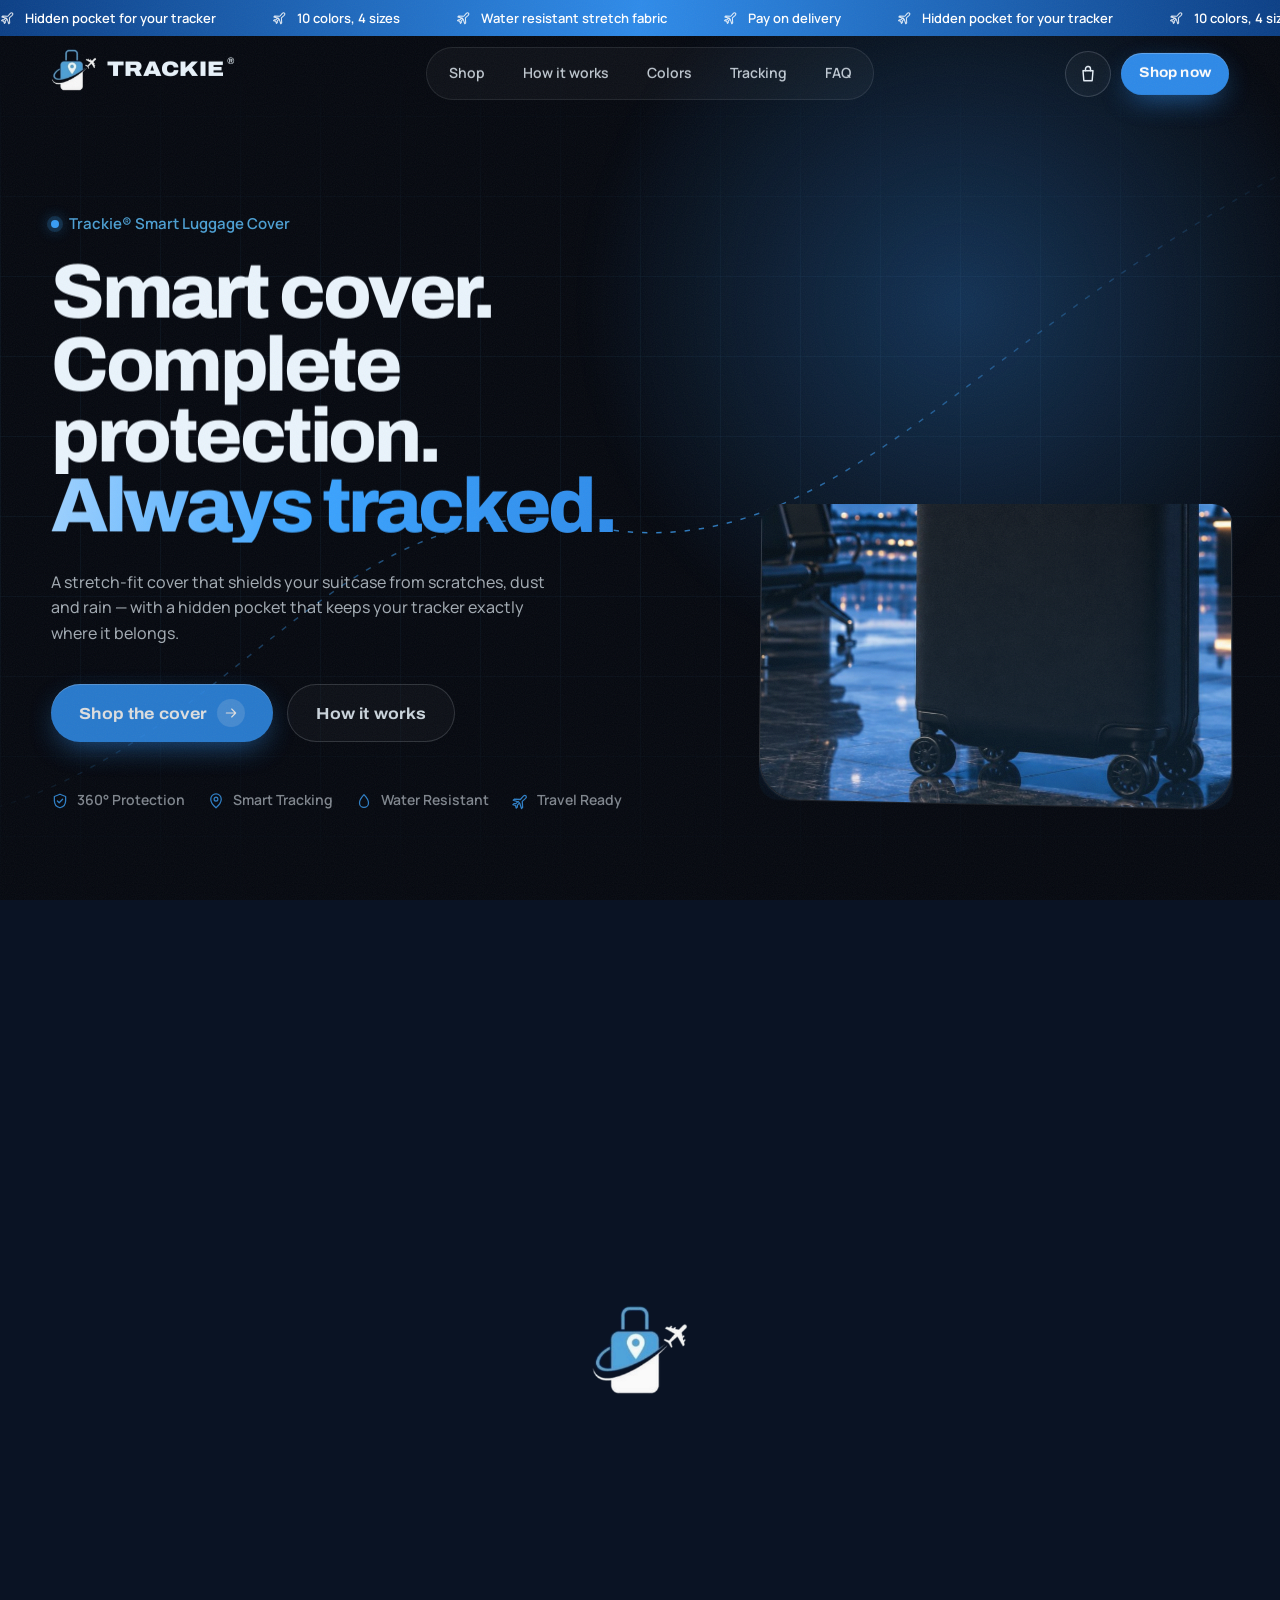
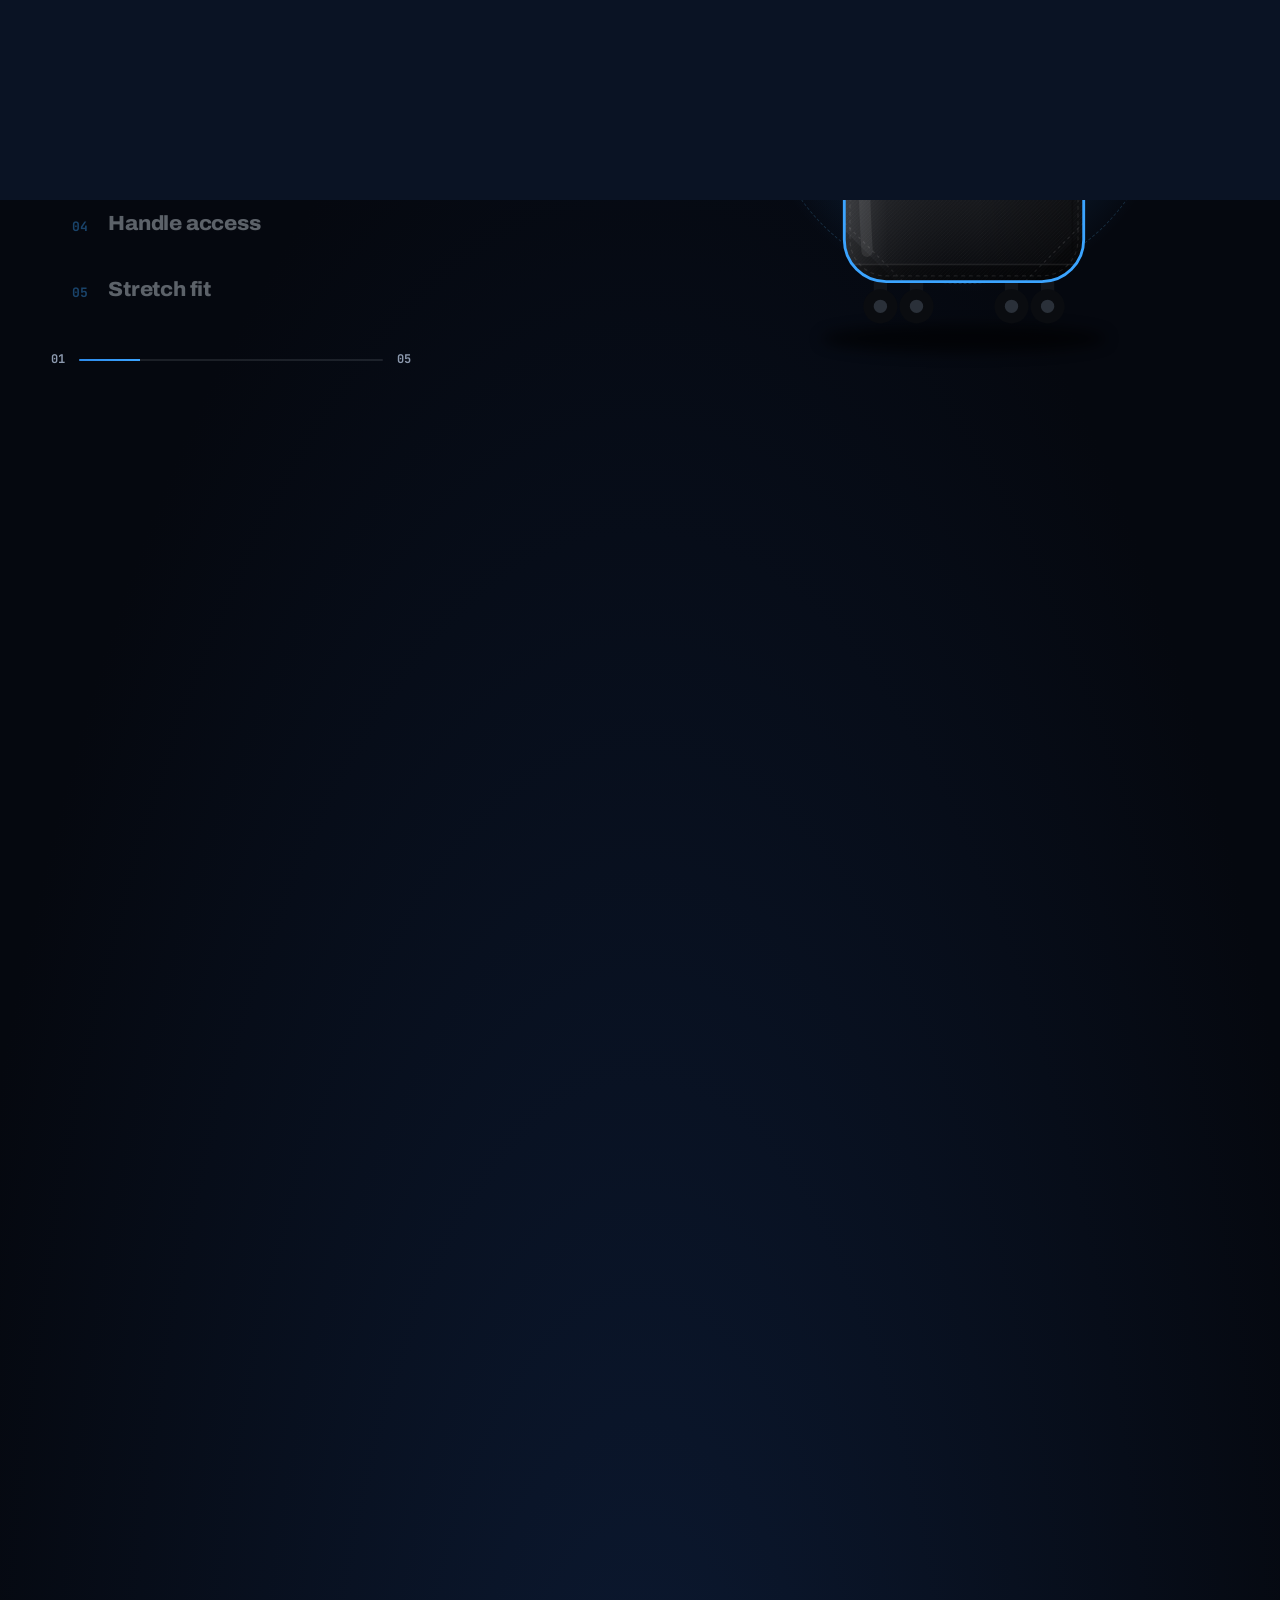
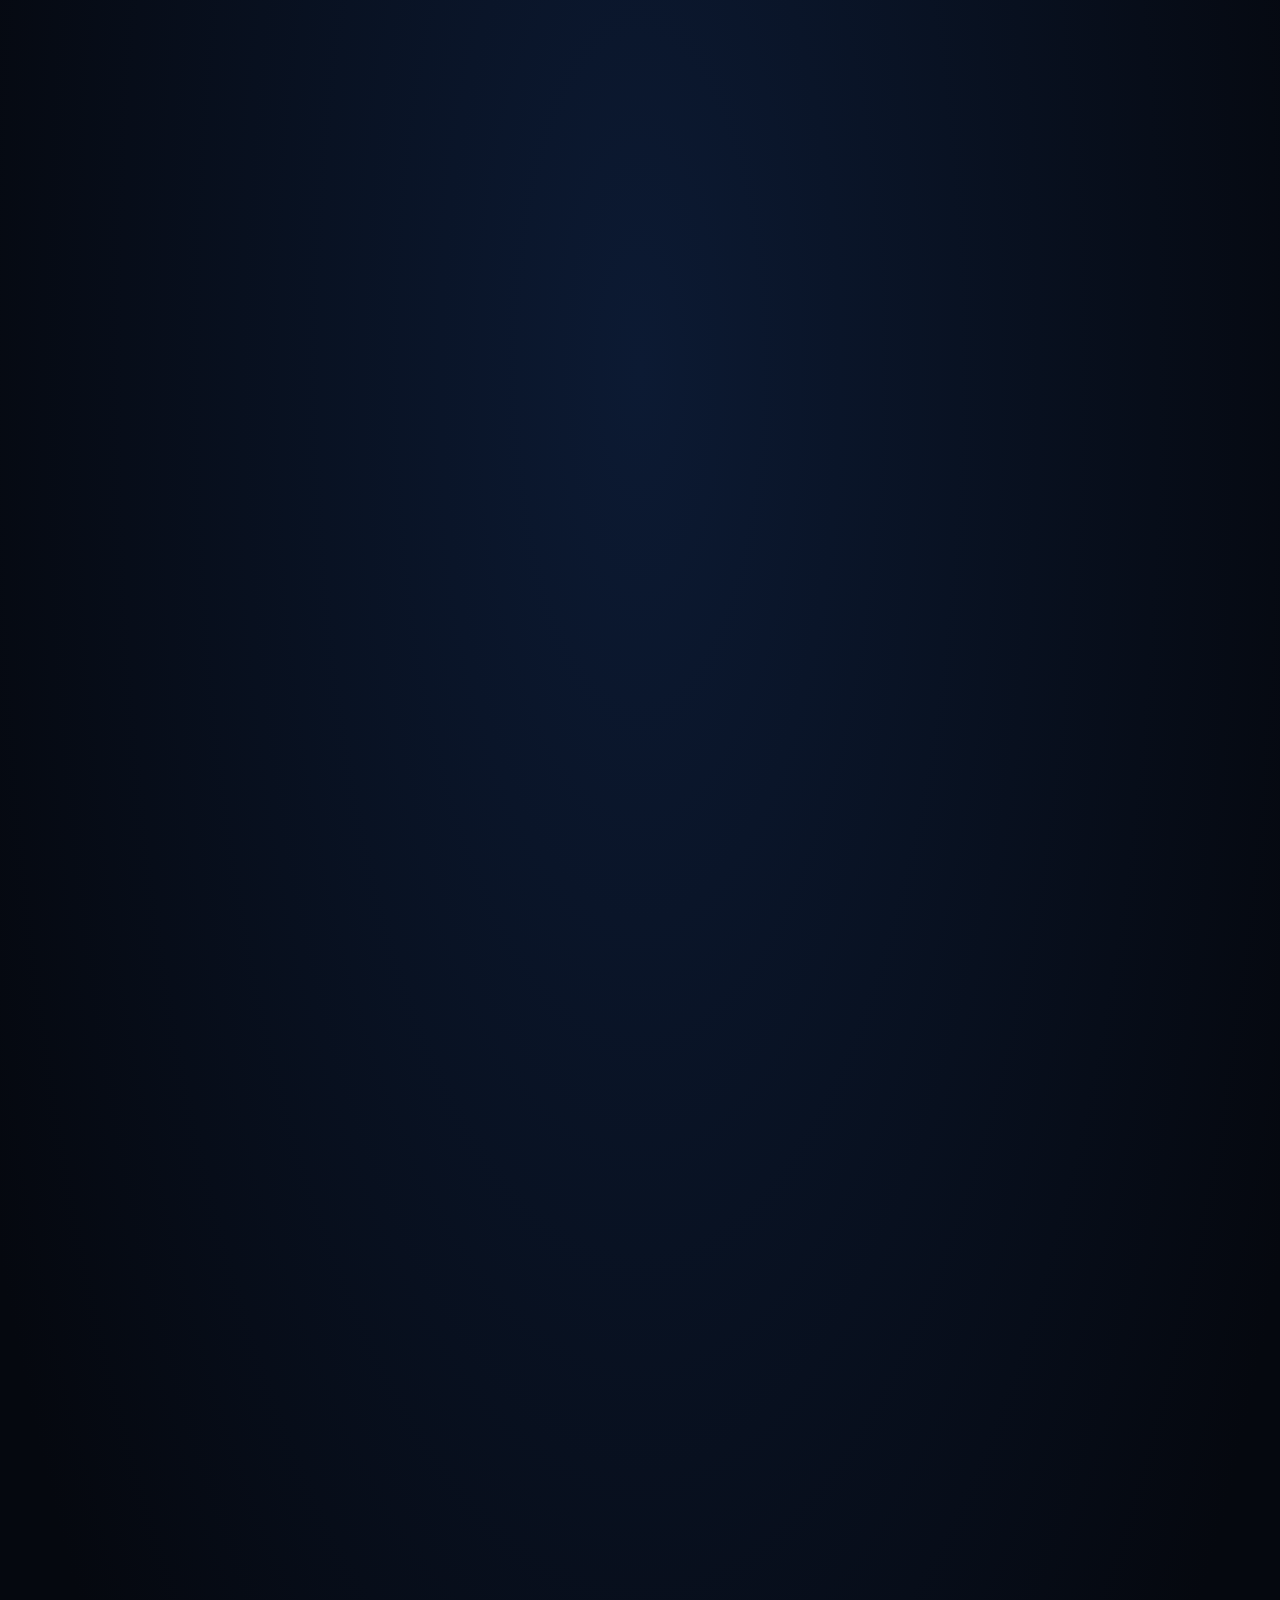
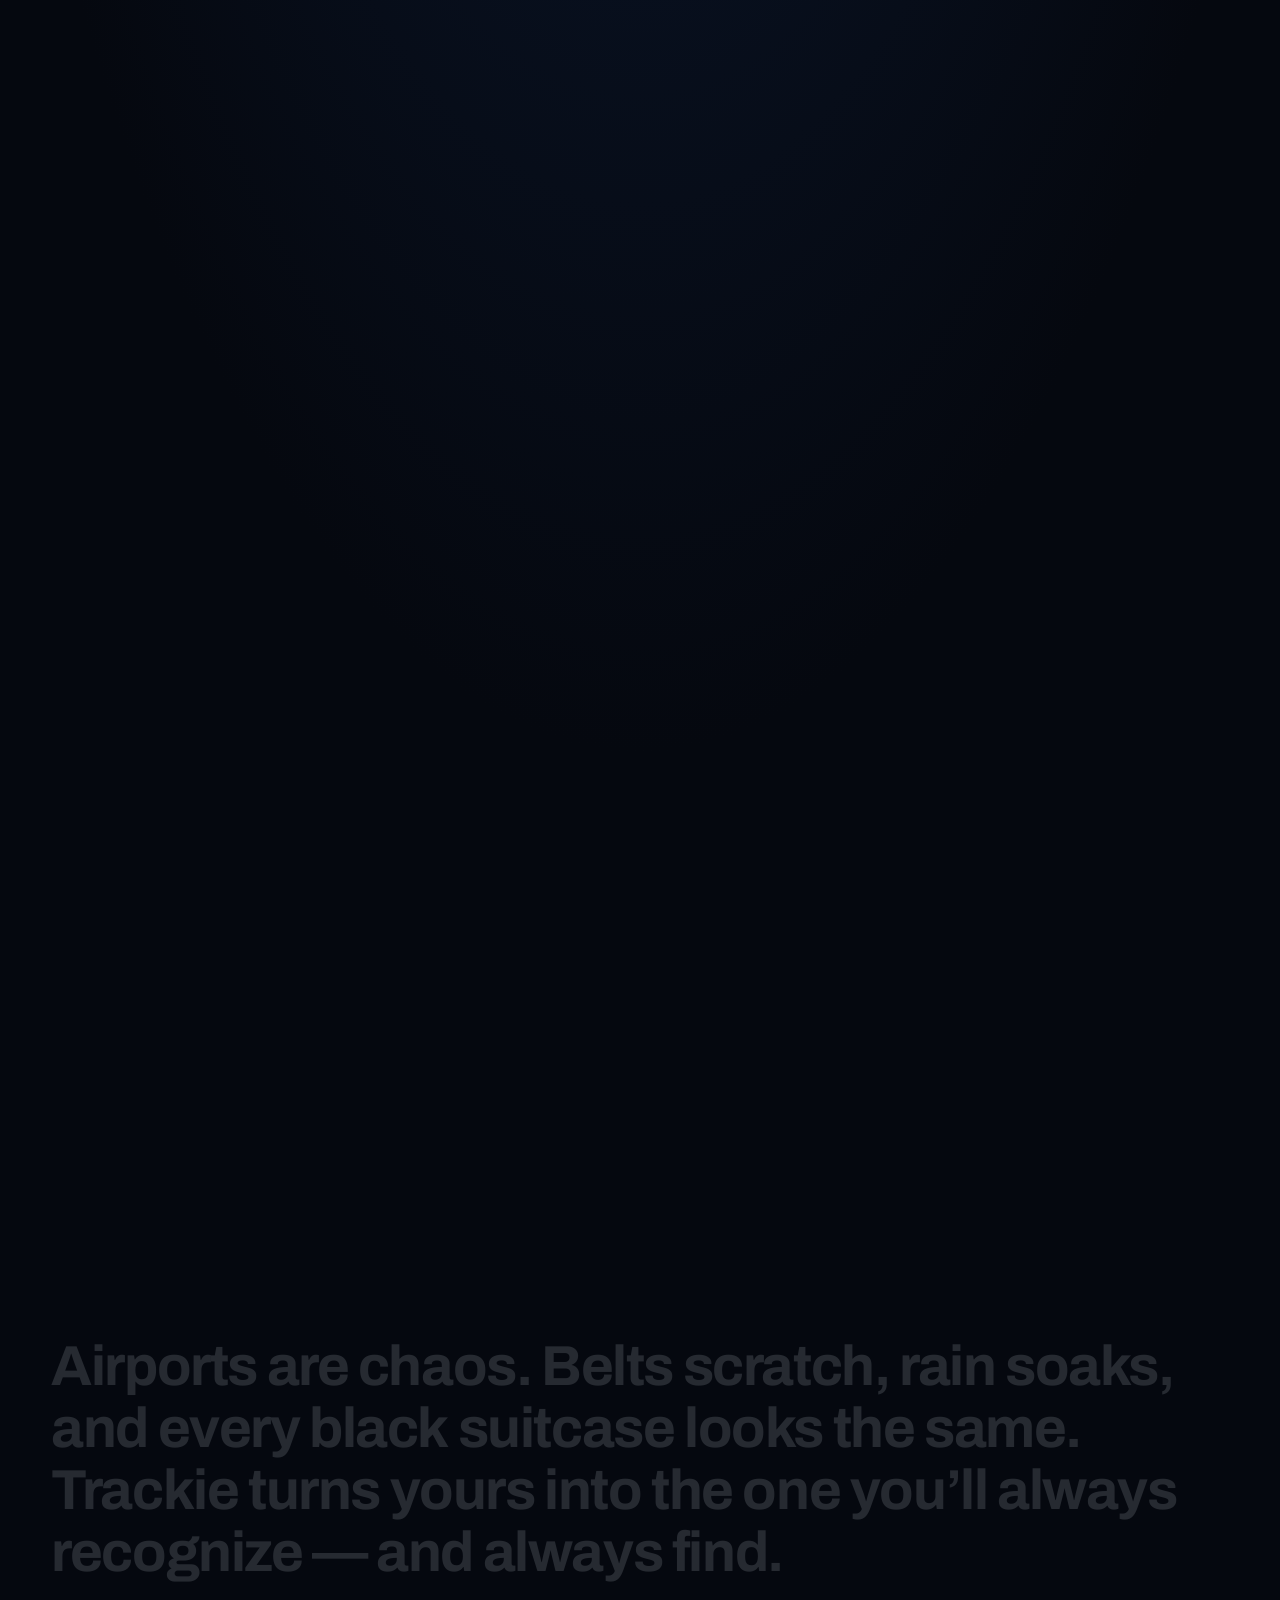
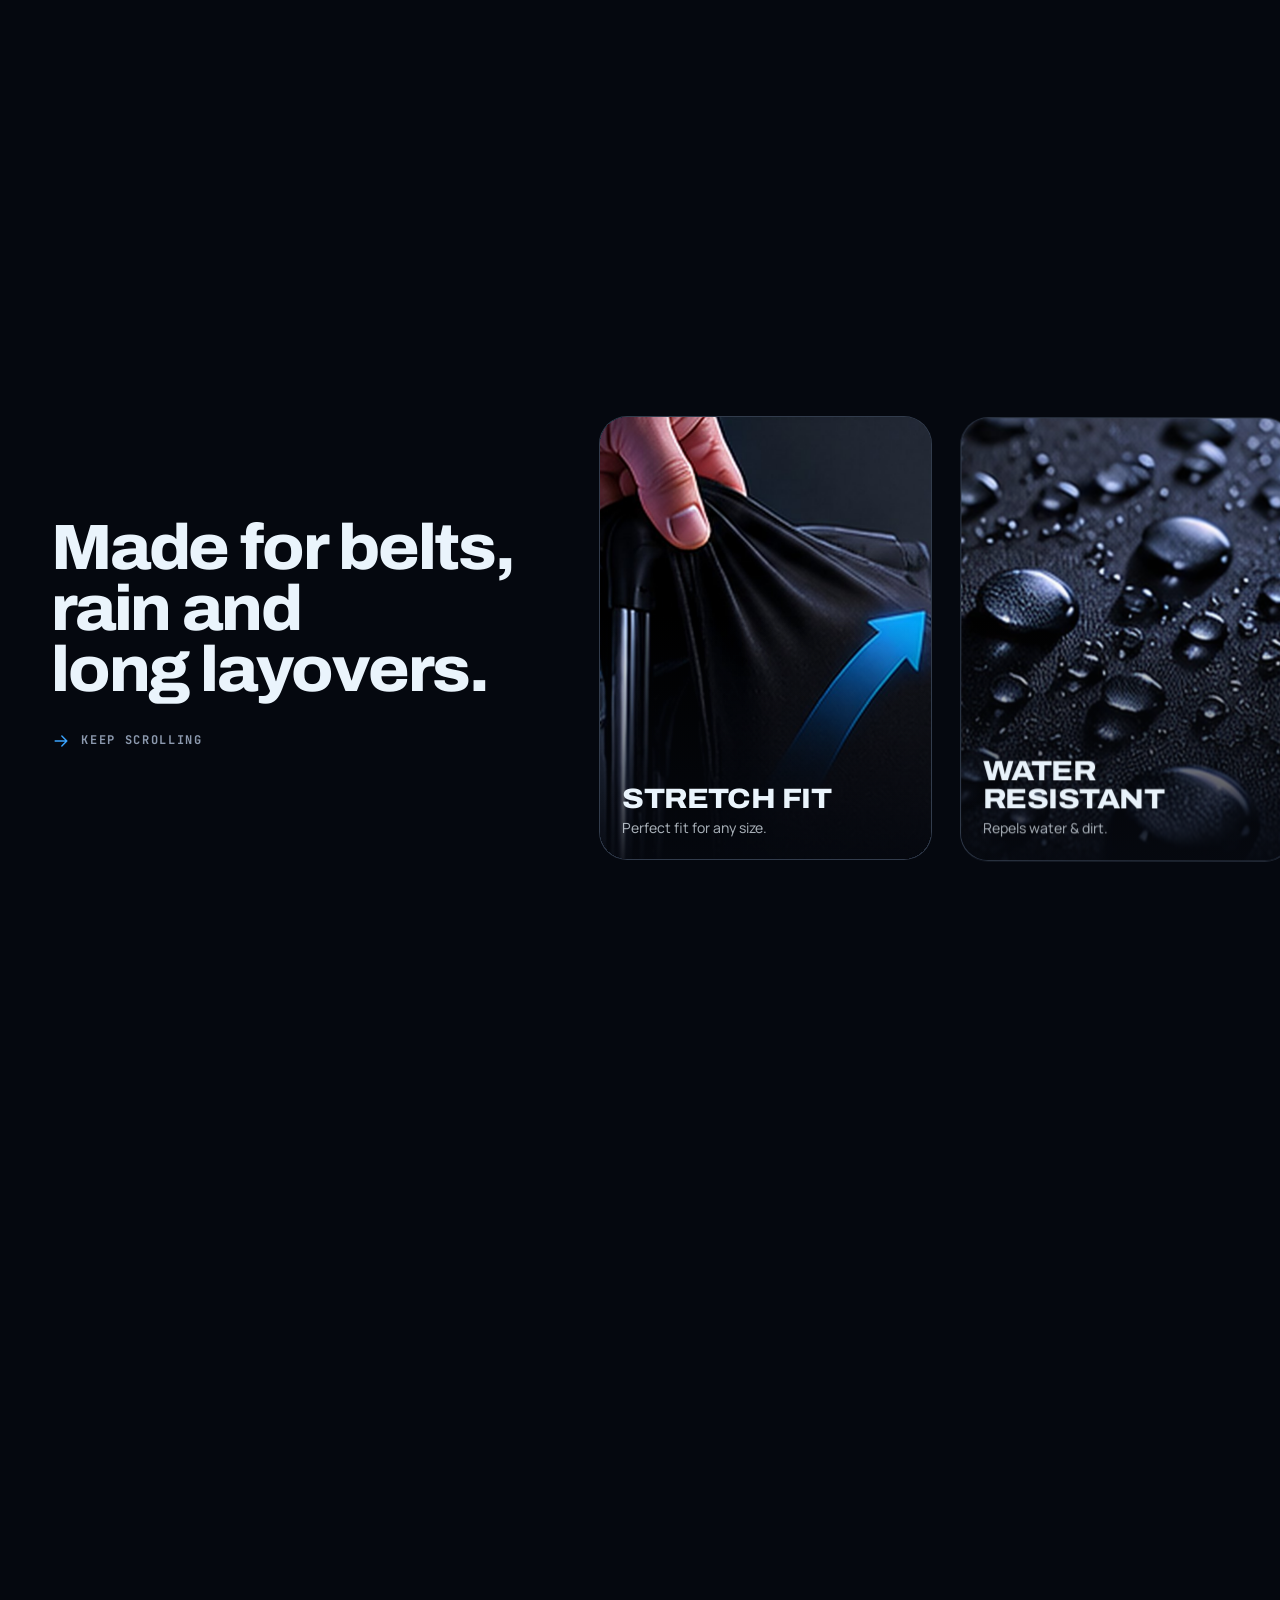
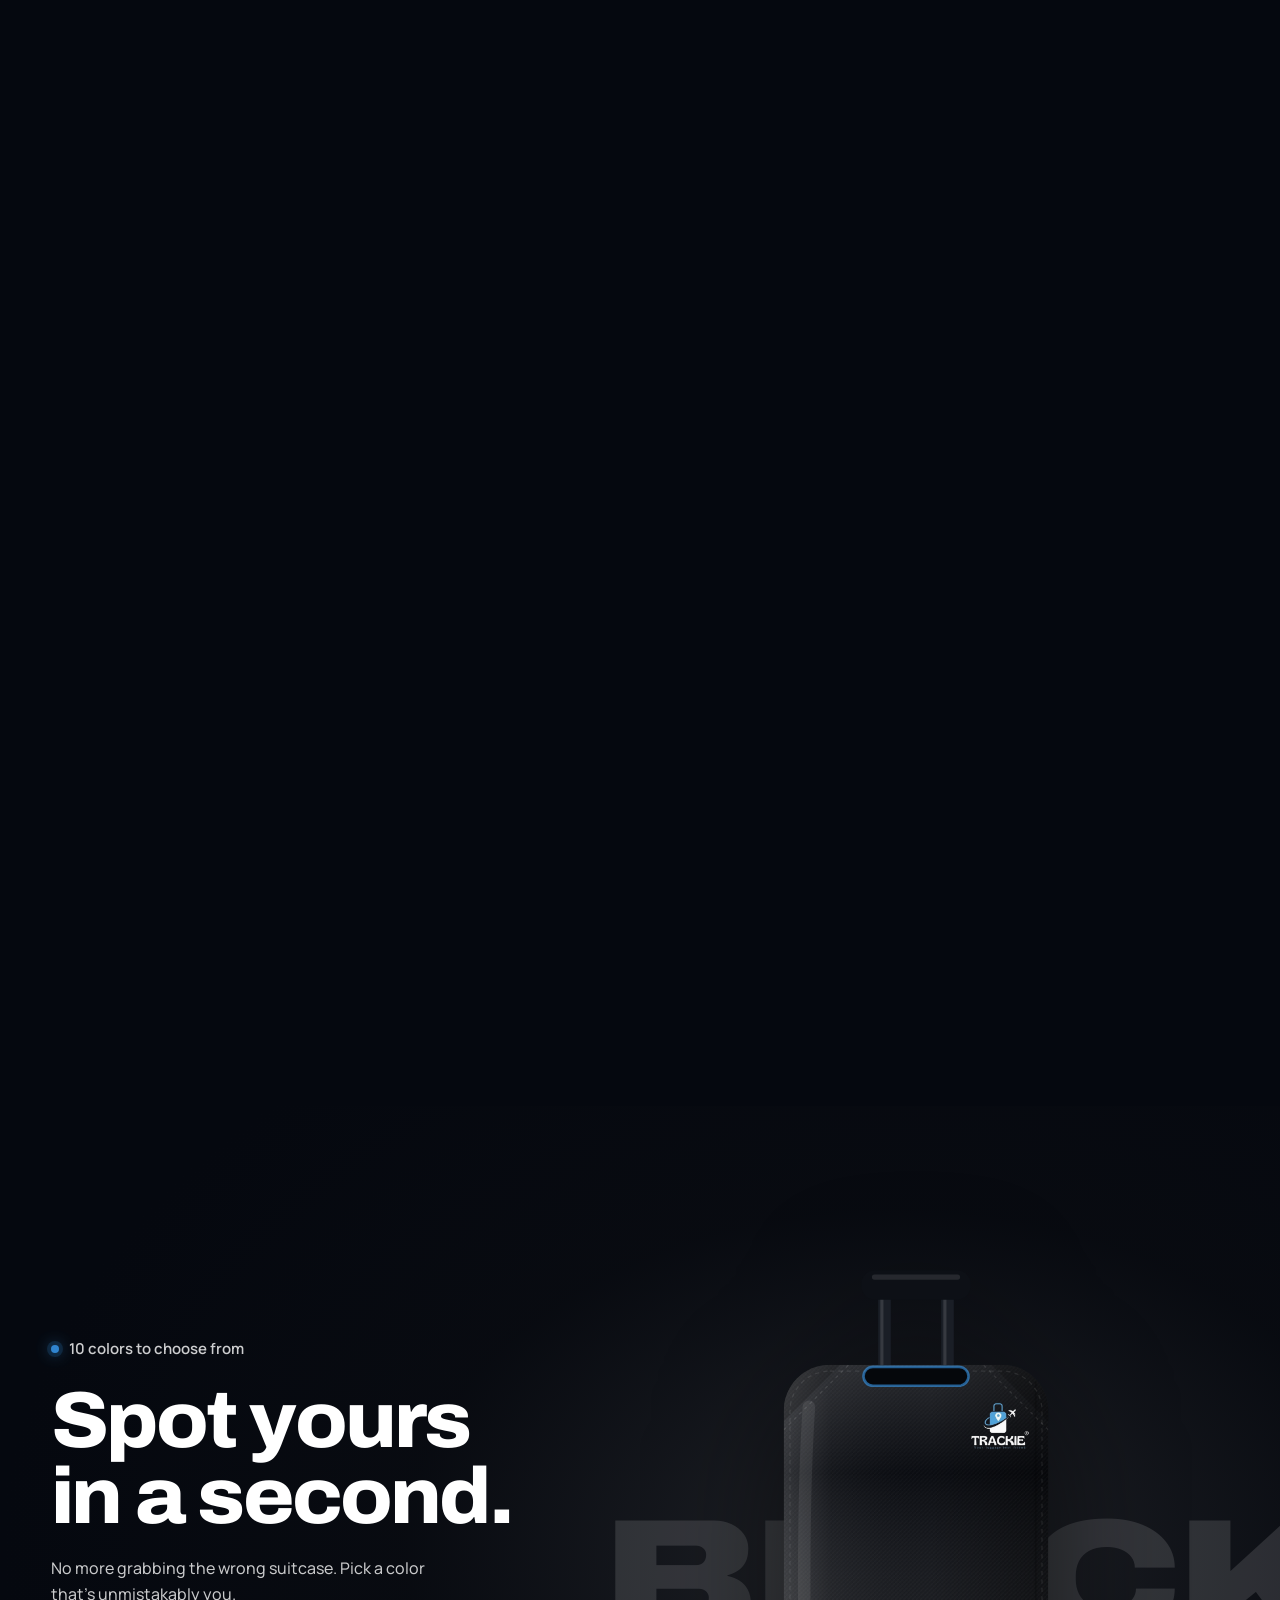
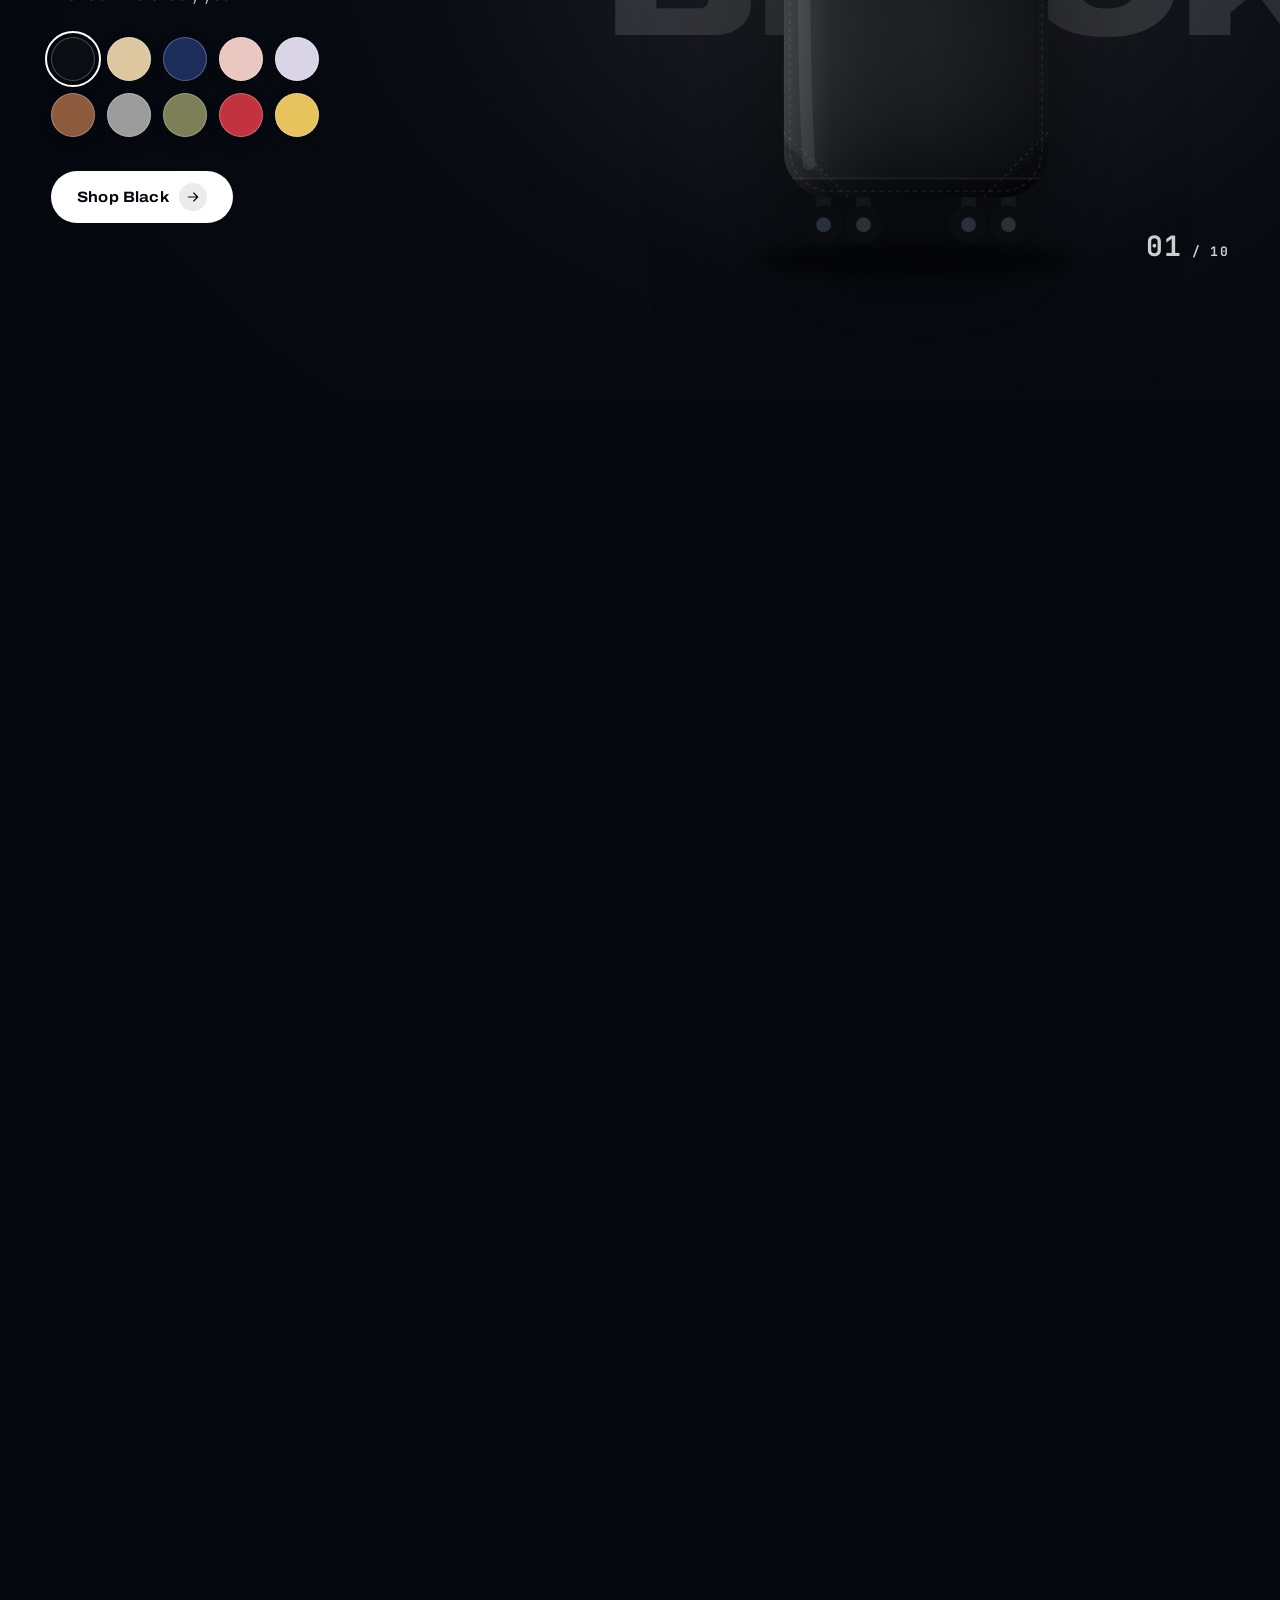
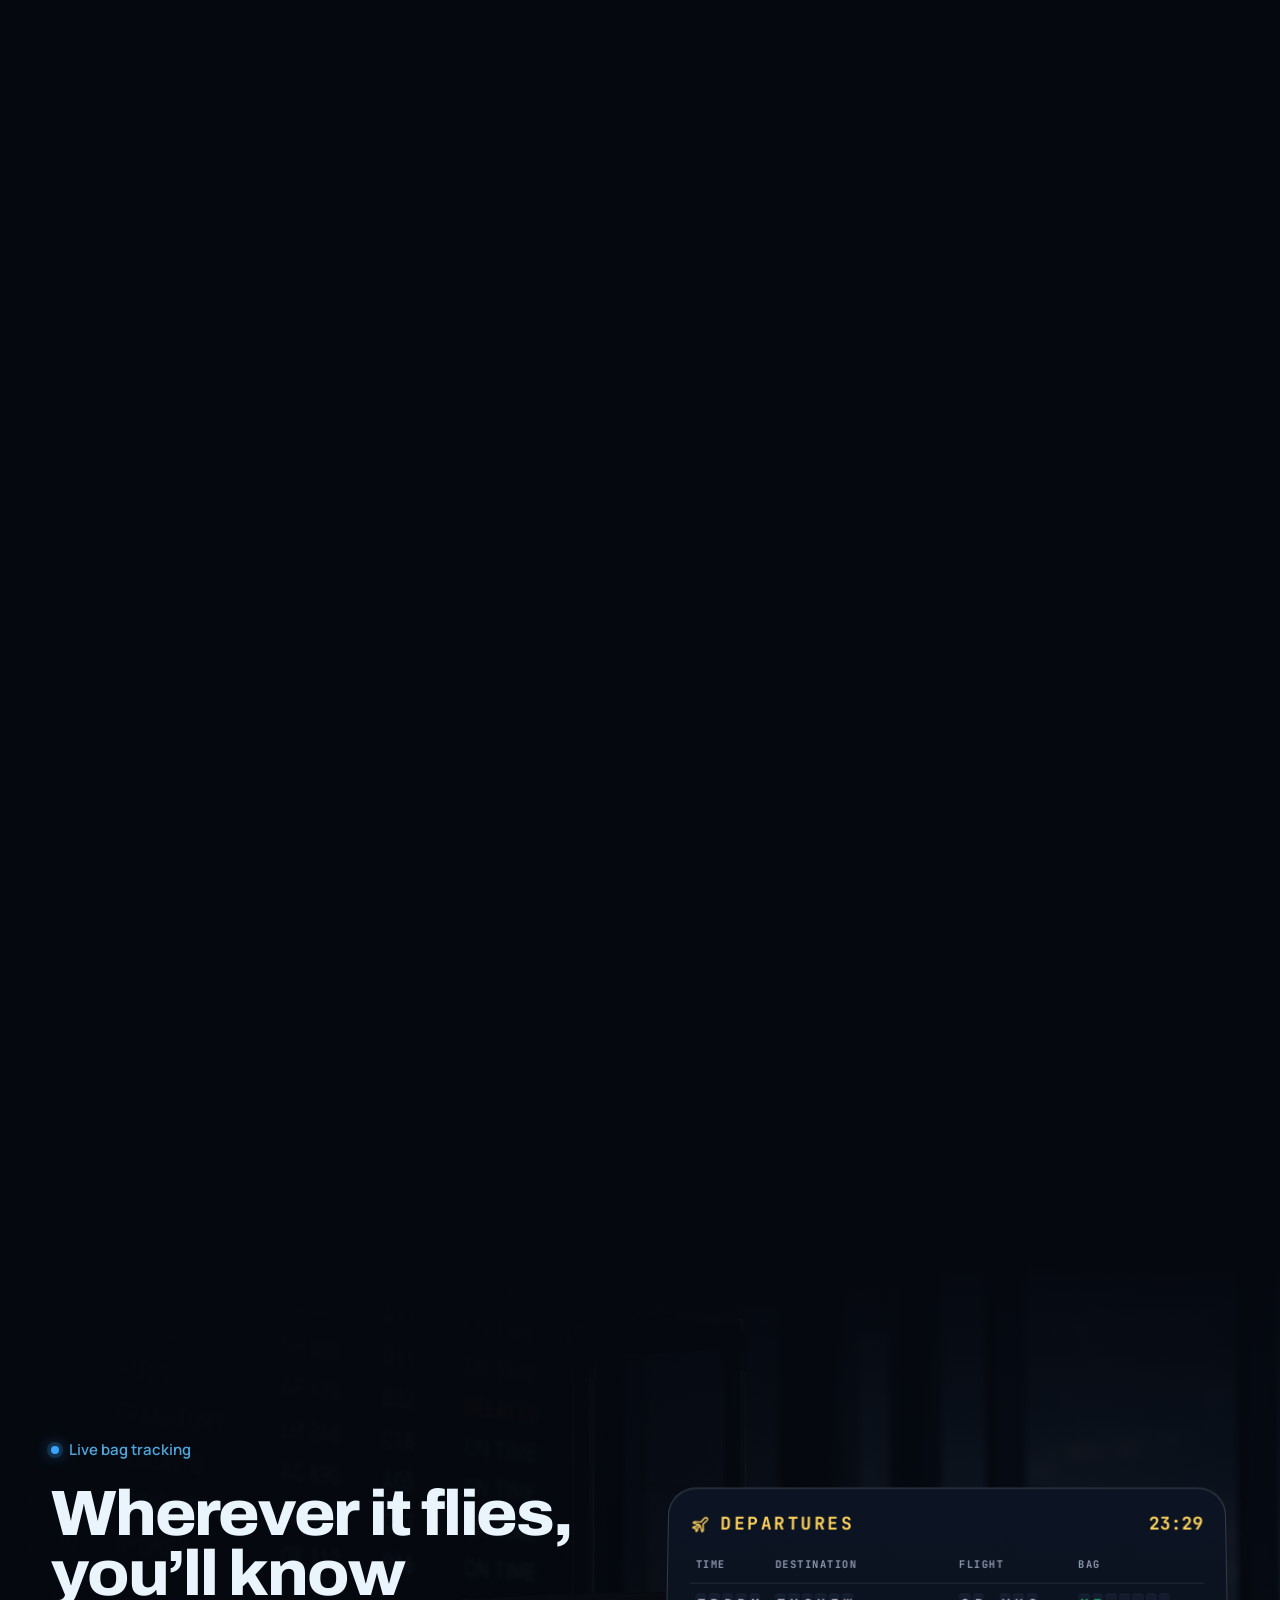
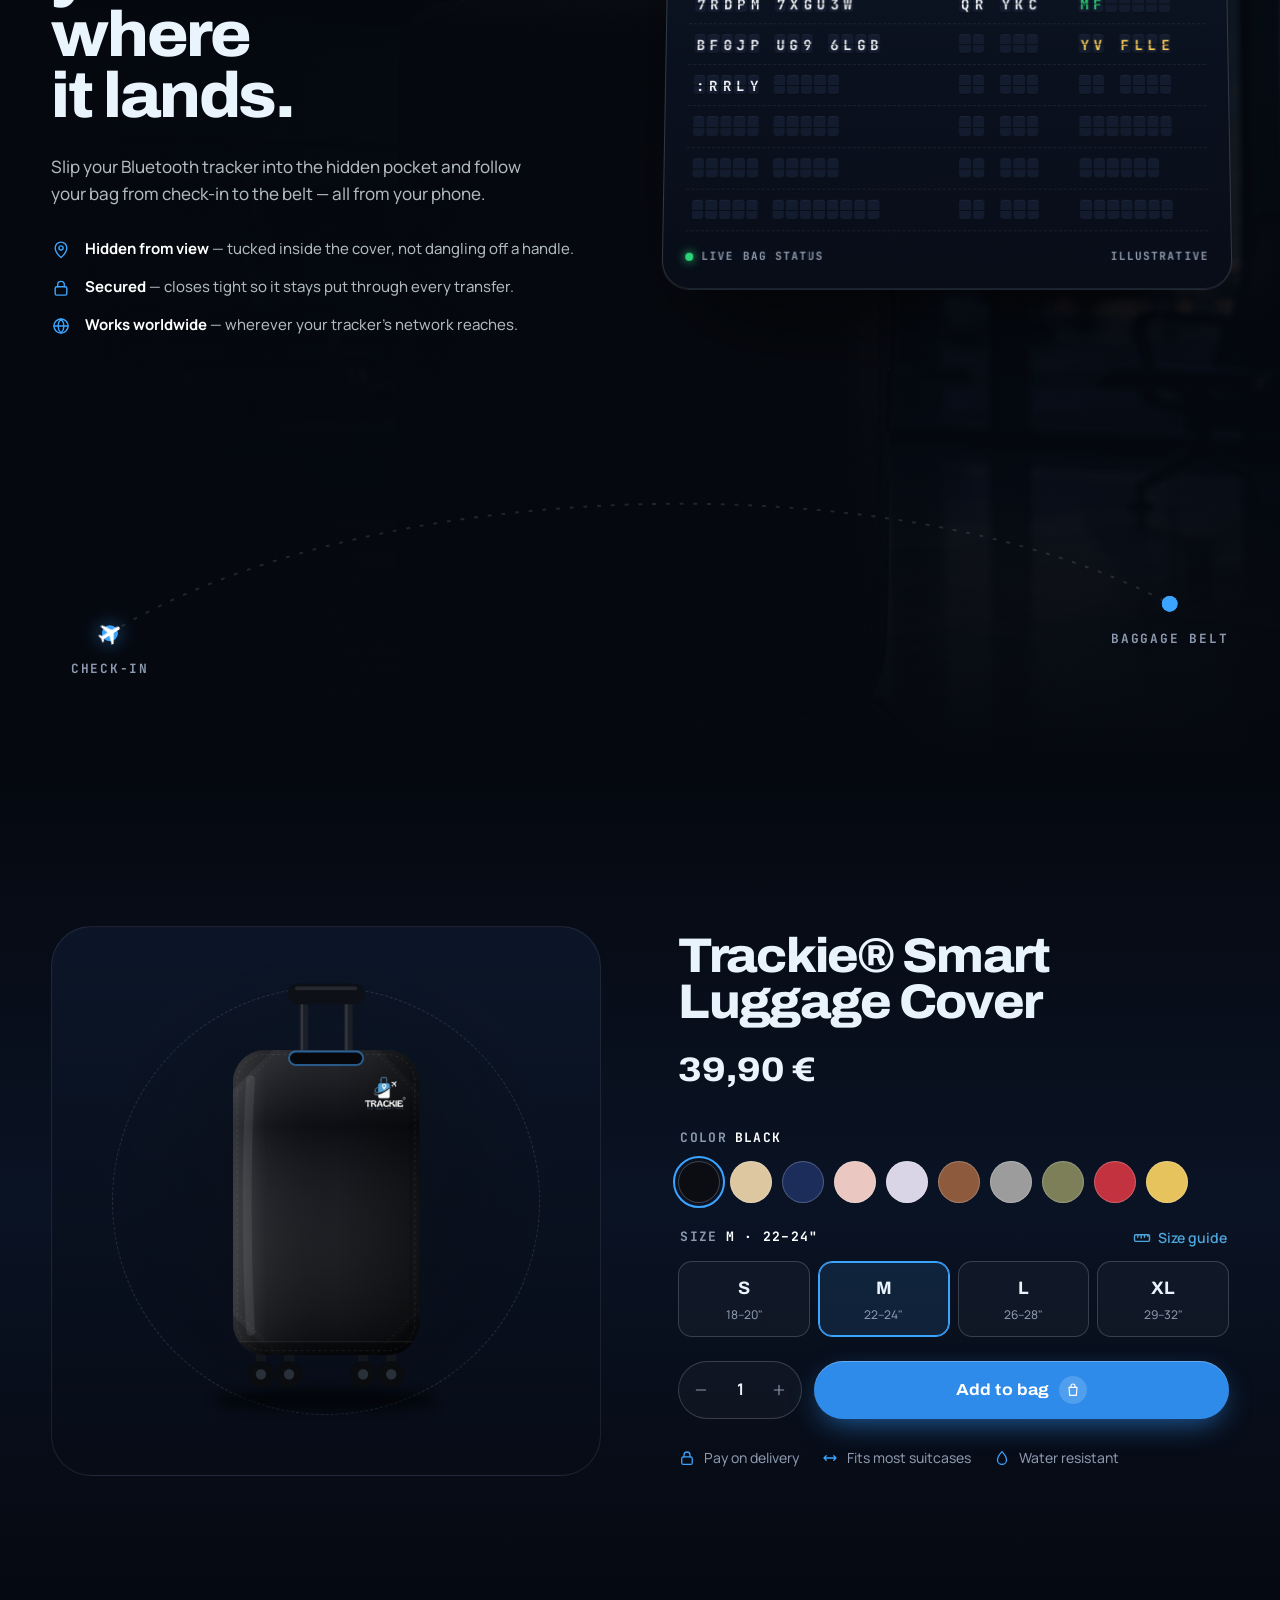
<file: index.html>
<!doctype html>
<html lang="en" class="no-js is-home">
<head>
<title>Trackie® — Smart Luggage Cover with Hidden Tracker Pocket</title>
<meta name="description" content="Trackie is a stretch-fit, water-resistant luggage cover with a hidden tracker pocket. Protect your suitcase and always know where it is. 10 colors.">
<meta property="og:title" content="Trackie® — Smart cover. Complete protection. Always tracked.">
<meta property="og:description" content="Stretch-fit, water-resistant luggage cover with a hidden tracker pocket.">
<meta charset="utf-8">
<meta name="viewport" content="width=device-width,initial-scale=1">
<meta name="theme-color" content="#05080F">
<link rel="icon" href="favicon.svg" type="image/svg+xml">
<link rel="icon" href="favicon-48.png" type="image/png" sizes="48x48">
<link rel="apple-touch-icon" href="apple-touch-icon.png">
<link rel="manifest" href="manifest.webmanifest">
<meta name="apple-mobile-web-app-title" content="Trackie">
<meta name="application-name" content="Trackie">
<meta name="apple-mobile-web-app-capable" content="yes">
<meta name="mobile-web-app-capable" content="yes">
<meta name="apple-mobile-web-app-status-bar-style" content="black-translucent">
<link rel="preload" href="assets/fonts/archivo-latin.woff2" as="font" type="font/woff2" crossorigin>
<link rel="preload" href="assets/fonts/manrope-latin.woff2" as="font" type="font/woff2" crossorigin>
<link rel="stylesheet" href="assets/css/site.css?v=mvyd84hz">
<meta property="og:site_name" content="Trackie">
<meta property="og:type" content="website">
<meta property="og:image" content="https://trackieofficial.com/assets/img/trackie-hero.jpg">
<meta name="twitter:card" content="summary_large_image">
<script>
  document.documentElement.classList.replace('no-js','js');
  try { if (sessionStorage.getItem('trackie-pt') === '1') document.documentElement.classList.add('pt-incoming'); } catch (e) {}
</script>
<script src="assets/js/config.js?v=mvyd84hz" defer></script>
<script src="assets/js/gsap.min.js" defer></script>
<script src="assets/js/ScrollTrigger.min.js" defer></script>
<script src="assets/js/MotionPathPlugin.min.js" defer></script>
<script src="assets/js/lenis.min.js" defer></script>
<script src="assets/js/site.js?v=mvyd84hz" defer></script>

</head>
<body class="page-home">

<!-- ============ INTRO ============ -->
<div class="intro" data-intro aria-hidden="true">
  <div class="intro__bg"><div class="intro__grid"></div><div class="intro__beam"></div></div>
  <div class="intro__stage">
    <div class="intro__case"><svg class="case " viewBox="0 0 400 600" style="--cover:#0B0D12" role="img" aria-label="Trackie smart luggage cover illustration">
  <defs>
    <linearGradient id="cs-intro-shade" x1="0" y1="0" x2="1" y2="0"><stop offset="0" stop-color="#fff" stop-opacity=".16"/><stop offset=".18" stop-color="#fff" stop-opacity=".04"/><stop offset=".55" stop-color="#000" stop-opacity="0"/><stop offset="1" stop-color="#000" stop-opacity=".4"/></linearGradient>
    <linearGradient id="cs-intro-vert" x1="0" y1="0" x2="0" y2="1"><stop offset="0" stop-color="#fff" stop-opacity=".12"/><stop offset=".25" stop-color="#fff" stop-opacity="0"/><stop offset="1" stop-color="#000" stop-opacity=".3"/></linearGradient>
    <radialGradient id="cs-intro-glow" cx=".5" cy=".5" r=".5"><stop offset="0" stop-color="#3BA4FF" stop-opacity=".95"/><stop offset="1" stop-color="#3BA4FF" stop-opacity="0"/></radialGradient>
    <filter id="cs-intro-blur" x="-50%" y="-50%" width="200%" height="200%"><feGaussianBlur stdDeviation="7"/></filter>
    <pattern id="cs-intro-weave" width="4" height="4" patternUnits="userSpaceOnUse"><path d="M0 4L4 0" stroke="#fff" stroke-opacity=".05" stroke-width="1"/><path d="M0 0L4 4" stroke="#000" stroke-opacity=".08" stroke-width="1"/></pattern>
    <clipPath id="cs-intro-clip"><rect x="74" y="96" width="252" height="412" rx="44"/></clipPath>
  </defs>
  <ellipse class="case__shadow" cx="200" cy="568" rx="150" ry="15" fill="#000" opacity=".6" filter="url(#cs-intro-blur)"/>
  <g class="case__handle">
    <rect x="164" y="20" width="12" height="96" rx="3" fill="#1A1E26"/><rect x="224" y="20" width="12" height="96" rx="3" fill="#1A1E26"/>
    <rect x="166" y="20" width="3" height="96" fill="#fff" opacity=".12"/><rect x="226" y="20" width="3" height="96" fill="#fff" opacity=".12"/>
    <rect x="148" y="6" width="104" height="28" rx="13" fill="#0D1016"/><rect x="158" y="10" width="84" height="5" rx="2.5" fill="#fff" opacity=".1"/>
  </g>
  <g class="case__wheels"><g class="case__wheel"><rect x="105" y="500" width="14" height="26" rx="4" fill="#12151B"/><circle cx="112" cy="534" r="18" fill="#0A0C10"/><circle class="case__hub" cx="112" cy="534" r="7" fill="#2A3039"/></g><g class="case__wheel"><rect x="143" y="500" width="14" height="26" rx="4" fill="#12151B"/><circle cx="150" cy="534" r="18" fill="#0A0C10"/><circle class="case__hub" cx="150" cy="534" r="7" fill="#2A3039"/></g><g class="case__wheel"><rect x="243" y="500" width="14" height="26" rx="4" fill="#12151B"/><circle cx="250" cy="534" r="18" fill="#0A0C10"/><circle class="case__hub" cx="250" cy="534" r="7" fill="#2A3039"/></g><g class="case__wheel"><rect x="281" y="500" width="14" height="26" rx="4" fill="#12151B"/><circle cx="288" cy="534" r="18" fill="#0A0C10"/><circle class="case__hub" cx="288" cy="534" r="7" fill="#2A3039"/></g></g>
  <g class="case__shell">
    <rect x="86" y="104" width="228" height="398" rx="30" fill="#3B4555"/>
    <g stroke="#2A323E" stroke-width="7" stroke-linecap="round"><path d="M132 130v346M172 130v346M228 130v346M268 130v346"/></g>
    <rect x="86" y="104" width="228" height="398" rx="30" fill="url(#cs-intro-shade)"/>
    <rect x="160" y="96" width="80" height="16" rx="6" fill="#222832"/>
  </g>
  <g class="case__cover">
    <g clip-path="url(#cs-intro-clip)">
      <rect class="case__fabric" x="74" y="96" width="252" height="412" fill="var(--cover)"/>
      <rect x="74" y="96" width="252" height="412" fill="url(#cs-intro-vert)"/>
      <rect x="74" y="96" width="252" height="412" fill="url(#cs-intro-shade)"/>
      <rect x="74" y="96" width="252" height="412" fill="url(#cs-intro-weave)" opacity=".5"/>
      <g fill="#000" opacity=".2"><path d="M74 96h54l-54 54z"/><path d="M326 96h-54l54 54z"/><path d="M74 508h54l-54-54z"/><path d="M326 508h-54l54-54z"/></g>
      <g fill="none" stroke="#fff" stroke-opacity=".1" stroke-width="1.2" stroke-dasharray="3 4">
        <path d="M74 158L136 96M326 158L264 96M74 446L136 508M326 446L264 508"/>
      </g>
      <rect x="74" y="490" width="252" height="18" fill="#000" opacity=".3"/>
      <path d="M74 490H326" stroke="#fff" stroke-opacity=".08" stroke-width="1.5"/>
      <path d="M314 112V478" stroke="#000" stroke-opacity=".22" stroke-width="1.6"/>
    </g>
    <rect x="80" y="102" width="240" height="400" rx="38" fill="none" stroke="#fff" stroke-opacity=".09" stroke-width="1.2" stroke-dasharray="4 4"/>
    <rect class="case__outline" x="74" y="96" width="252" height="412" rx="44" fill="none" stroke="#3BA4FF" stroke-width="3" opacity="0"/>
    <g class="case__slot"><rect x="150" y="98" width="100" height="18" rx="9" fill="#05070B"/><rect class="case__slot-glow" x="150" y="98" width="100" height="18" rx="9" fill="none" stroke="#3BA4FF" stroke-width="2.5"/></g>
    <g class="case__logo">
      <image class="case__logo-img case__logo--light" href="assets/img/trackie-logo-light.png" x="252" y="132" width="56" height="45" preserveAspectRatio="xMidYMid meet"/>
      <image class="case__logo-img case__logo--dark" href="assets/img/trackie-logo-dark.png" x="252" y="132" width="56" height="45" preserveAspectRatio="xMidYMid meet"/>
    </g>
    <g class="case__sidezip" opacity="0">
      <path class="case__sidezip-line" d="M314 190V420" stroke="#3BA4FF" stroke-width="3" stroke-linecap="round" fill="none"/>
      <g class="case__zip"><rect x="308" y="184" width="12" height="12" rx="3" fill="#20242C"/><rect x="309" y="194" width="10" height="34" rx="3" fill="#1F72E0"/></g>
    </g>
    <g class="case__tracker" opacity="0">
      <circle class="case__ring" cx="268" cy="352" r="22" fill="none" stroke="#3BA4FF" stroke-width="2" opacity="0"/>
      <circle class="case__ring" cx="268" cy="352" r="22" fill="none" stroke="#3BA4FF" stroke-width="2" opacity="0"/>
      <rect x="240" y="318" width="56" height="68" rx="10" fill="#3BA4FF" fill-opacity=".1" stroke="#3BA4FF" stroke-width="1.6" stroke-dasharray="5 4"/>
      <circle class="case__tracker-glow" cx="268" cy="352" r="18" fill="url(#cs-intro-glow)"/>
      <g class="case__tag"><circle cx="268" cy="352" r="15" fill="#E9EDF2"/><circle cx="268" cy="352" r="10" fill="none" stroke="#C3CAD3" stroke-width="1.5"/></g>
      <path d="M268 334c-4 0-7 3-7 6.8 0 4.9 7 10.9 7 10.9s7-6 7-10.9c0-3.8-3-6.8-7-6.8z" fill="#3BA4FF" transform="translate(0 -24)"/>
    </g>
    <path class="case__sheen" d="M98 136c-6 90-6 240 0 340" stroke="#fff" stroke-opacity=".08" stroke-width="12" stroke-linecap="round" fill="none"/>
  </g>
  <g class="case__orbit">
    <path id="cs-intro-orbit" class="case__orbit-path" d="M30 300C-30 440 120 600 290 520 370 480 410 380 372 250" fill="none" stroke="url(#cs-intro-orbitg)" stroke-width="8" stroke-linecap="round"/>
    <linearGradient id="cs-intro-orbitg" x1="0" x2="1"><stop offset="0" stop-color="#1F6FC4"/><stop offset=".7" stop-color="#2E8BEA"/><stop offset="1" stop-color="#9FD2FF"/></linearGradient>
    <g class="case__plane"><path transform="translate(-14 -14) scale(1.15)" d="M21 16v-2l-8-5V3.5a1.5 1.5 0 0 0-3 0V9l-8 5v2l8-2.5V19l-2 1.5V22l3.5-1 3.5 1v-1.5L13 19v-5.5l8 2.5z" fill="#fff"/></g>
  </g>
</svg></div>
    <div class="intro__brand">
      <div class="intro__word"><span class="intro__char">T</span><span class="intro__char">R</span><span class="intro__char">A</span><span class="intro__char">C</span><span class="intro__char">K</span><span class="intro__char">I</span><span class="intro__char">E</span><sup class="intro__reg">®</sup></div>
      <p class="intro__tag">Your luggage’s best friend</p>
    </div>
  </div>
  <div class="intro__meta">
    <span class="intro__code">TRK <b data-intro-count>000</b>%</span>
    <span class="intro__status" data-intro-status>Packing your experience…</span>
  </div>
  <button type="button" class="intro__skip" data-intro-skip>Skip intro</button>
  <div class="intro__curtain intro__curtain--top"></div>
  <div class="intro__curtain intro__curtain--bottom"></div>
</div>

<a class="skip-link" href="#main">Skip to content</a>
<div class="grain" aria-hidden="true"></div>
<div class="cursor" aria-hidden="true"><span class="cursor__dot"></span><span class="cursor__ring"></span></div>

<div class="annc" aria-label="Announcements">
  <div class="annc__track">
    <div class="annc__row">
      <span class="annc__item"><svg class="icon icon--plane" viewBox="0 0 24 24" aria-hidden="true" focusable="false"><path d="M10.5 13.5L3 11l1.5-1.5 8 .5 4-4.5c1-1 2.6-1.1 3.4-.4.7.8.6 2.4-.4 3.4l-4.5 4 .5 8L14 22l-2.5-7.5-3 3V20L7 21.5l-1-3.5L2.5 17 4 15.5h2.5l3-3z"/></svg>Hidden pocket for your tracker</span>
      <span class="annc__item"><svg class="icon icon--plane" viewBox="0 0 24 24" aria-hidden="true" focusable="false"><path d="M10.5 13.5L3 11l1.5-1.5 8 .5 4-4.5c1-1 2.6-1.1 3.4-.4.7.8.6 2.4-.4 3.4l-4.5 4 .5 8L14 22l-2.5-7.5-3 3V20L7 21.5l-1-3.5L2.5 17 4 15.5h2.5l3-3z"/></svg>10 colors, 4 sizes</span>
      <span class="annc__item"><svg class="icon icon--plane" viewBox="0 0 24 24" aria-hidden="true" focusable="false"><path d="M10.5 13.5L3 11l1.5-1.5 8 .5 4-4.5c1-1 2.6-1.1 3.4-.4.7.8.6 2.4-.4 3.4l-4.5 4 .5 8L14 22l-2.5-7.5-3 3V20L7 21.5l-1-3.5L2.5 17 4 15.5h2.5l3-3z"/></svg>Water resistant stretch fabric</span>
      <span class="annc__item"><svg class="icon icon--plane" viewBox="0 0 24 24" aria-hidden="true" focusable="false"><path d="M10.5 13.5L3 11l1.5-1.5 8 .5 4-4.5c1-1 2.6-1.1 3.4-.4.7.8.6 2.4-.4 3.4l-4.5 4 .5 8L14 22l-2.5-7.5-3 3V20L7 21.5l-1-3.5L2.5 17 4 15.5h2.5l3-3z"/></svg>Pay on delivery</span>
    </div>
    <div class="annc__row" aria-hidden="true">
      <span class="annc__item"><svg class="icon icon--plane" viewBox="0 0 24 24" aria-hidden="true" focusable="false"><path d="M10.5 13.5L3 11l1.5-1.5 8 .5 4-4.5c1-1 2.6-1.1 3.4-.4.7.8.6 2.4-.4 3.4l-4.5 4 .5 8L14 22l-2.5-7.5-3 3V20L7 21.5l-1-3.5L2.5 17 4 15.5h2.5l3-3z"/></svg>Hidden pocket for your tracker</span>
      <span class="annc__item"><svg class="icon icon--plane" viewBox="0 0 24 24" aria-hidden="true" focusable="false"><path d="M10.5 13.5L3 11l1.5-1.5 8 .5 4-4.5c1-1 2.6-1.1 3.4-.4.7.8.6 2.4-.4 3.4l-4.5 4 .5 8L14 22l-2.5-7.5-3 3V20L7 21.5l-1-3.5L2.5 17 4 15.5h2.5l3-3z"/></svg>10 colors, 4 sizes</span>
      <span class="annc__item"><svg class="icon icon--plane" viewBox="0 0 24 24" aria-hidden="true" focusable="false"><path d="M10.5 13.5L3 11l1.5-1.5 8 .5 4-4.5c1-1 2.6-1.1 3.4-.4.7.8.6 2.4-.4 3.4l-4.5 4 .5 8L14 22l-2.5-7.5-3 3V20L7 21.5l-1-3.5L2.5 17 4 15.5h2.5l3-3z"/></svg>Water resistant stretch fabric</span>
      <span class="annc__item"><svg class="icon icon--plane" viewBox="0 0 24 24" aria-hidden="true" focusable="false"><path d="M10.5 13.5L3 11l1.5-1.5 8 .5 4-4.5c1-1 2.6-1.1 3.4-.4.7.8.6 2.4-.4 3.4l-4.5 4 .5 8L14 22l-2.5-7.5-3 3V20L7 21.5l-1-3.5L2.5 17 4 15.5h2.5l3-3z"/></svg>Pay on delivery</span>
    </div>
  </div>
</div>

<header class="hdr hdr--over" data-header>
  <div class="hdr__inner">
    <a href="index.html" class="hdr__logo" aria-label="Trackie home"><span class="logo"><img class="logo__mark logo__mark--img" src="assets/img/trackie-mark.png" alt="" width="152" height="140"><span class="logo__text"><span class="logo__word">TRACKIE<sup>®</sup></span></span></span></a>
    <nav class="hdr__nav" aria-label="Main">
      <ul class="hdr__links">
        <li><a href="product.html" class="hdr__link" data-magnetic><span data-text="Shop">Shop</span></a></li>
        <li><a href="index.html#how-it-works" class="hdr__link" data-magnetic><span data-text="How it works">How it works</span></a></li>
        <li><a href="index.html#colors" class="hdr__link" data-magnetic><span data-text="Colors">Colors</span></a></li>
        <li><a href="index.html#tracking" class="hdr__link" data-magnetic><span data-text="Tracking">Tracking</span></a></li>
        <li><a href="index.html#faq" class="hdr__link" data-magnetic><span data-text="FAQ">FAQ</span></a></li>
      </ul>
    </nav>
    <div class="hdr__actions">
      <button type="button" class="hdr__cart" data-cart-open aria-label="Open cart">
        <svg class="icon icon--cart" viewBox="0 0 24 24" aria-hidden="true" focusable="false"><path d="M6 8h12l-1 12H7L6 8z"/><path d="M9 8V6a3 3 0 0 1 6 0v2"/></svg>
        <span class="hdr__count" data-cart-count>0</span>
      </button>
      <a href="product.html" class="btn btn--sm btn--glow hdr__cta" data-magnetic><span class="btn__label">Shop now</span></a>
      <button type="button" class="hdr__burger" data-menu-toggle aria-expanded="false" aria-controls="mmenu" aria-label="Menu"><span></span><span></span></button>
    </div>
  </div>
</header>

<div class="mmenu" id="mmenu" data-menu aria-hidden="true">
  <div class="mmenu__bg"></div>
  <nav class="mmenu__nav" aria-label="Mobile">
    <ul>
      <li><a href="product.html" class="mmenu__link"><span class="mmenu__idx">01</span>Shop</a></li>
      <li><a href="index.html#how-it-works" class="mmenu__link"><span class="mmenu__idx">02</span>How it works</a></li>
      <li><a href="index.html#colors" class="mmenu__link"><span class="mmenu__idx">03</span>Colors</a></li>
      <li><a href="index.html#tracking" class="mmenu__link"><span class="mmenu__idx">04</span>Tracking</a></li>
      <li><a href="index.html#faq" class="mmenu__link"><span class="mmenu__idx">05</span>FAQ</a></li>
    </ul>
    <div class="mmenu__foot"><span class="logo"><img class="logo__mark logo__mark--img" src="assets/img/trackie-mark.png" alt="" width="152" height="140"><span class="logo__text"><span class="logo__word">TRACKIE<sup>®</sup></span><span class="logo__tag">Your luggage’s best friend</span></span></span></div>
  </nav>
</div>


<main id="main" class="main">

<!-- ============ HERO ============ -->
<section class="hero" data-hero>
  <div class="hero__bg" aria-hidden="true">
    <div class="hero__glow"></div>
    <div class="hero__grid"></div>
    <svg class="hero__route" viewBox="0 0 1440 900" preserveAspectRatio="none">
      <defs><linearGradient id="heroRouteGrad" x1="0" x2="1"><stop offset="0" stop-color="#3BA4FF" stop-opacity="0"/><stop offset=".5" stop-color="#3BA4FF" stop-opacity=".75"/><stop offset="1" stop-color="#3BA4FF" stop-opacity="0"/></linearGradient></defs>
      <path data-hero-route d="M-40 780C260 720 380 440 660 490S1080 300 1500 110" fill="none" stroke="url(#heroRouteGrad)" stroke-width="1.5" stroke-dasharray="6 10"/>
    </svg>
  </div>

  <div class="hero__inner container">
    <div class="hero__copy">
      <p class="eyebrow" data-hero-in><span class="eyebrow__dot"></span>Trackie® Smart Luggage Cover</p>
      <h1 class="hero__title">
        <span class="line"><span class="line__in" data-hero-line>Smart cover.</span></span>
        <span class="line"><span class="line__in" data-hero-line>Complete protection.</span></span>
        <span class="line"><span class="line__in hero__accent" data-hero-line>Always tracked.</span></span>
      </h1>
      <p class="hero__sub" data-hero-in>A stretch-fit cover that shields your suitcase from scratches, dust and rain — with a hidden pocket that keeps your tracker exactly where it belongs.</p>
      <div class="hero__ctas" data-hero-in>
        <a href="product.html" class="btn btn--glow btn--lg" data-magnetic><span class="btn__label">Shop the cover</span><span class="btn__icon"><svg class="icon icon--arrow" viewBox="0 0 24 24" aria-hidden="true" focusable="false"><path d="M5 12h14M13 6l6 6-6 6"/></svg></span></a>
        <a href="#how-it-works" class="btn btn--ghost btn--lg" data-magnetic><span class="btn__label">How it works</span></a>
      </div>
      <ul class="hero__feats" data-hero-in>
        <li><svg class="icon icon--shield" viewBox="0 0 24 24" aria-hidden="true" focusable="false"><path d="M12 3l7.5 3v5.5c0 4.6-3.2 8.3-7.5 9.5-4.3-1.2-7.5-4.9-7.5-9.5V6L12 3z"/><path d="M8.5 12l2.4 2.4 4.6-4.8"/></svg><span>360° Protection</span></li>
        <li><svg class="icon icon--pin" viewBox="0 0 24 24" aria-hidden="true" focusable="false"><path d="M12 21s-7-6.2-7-11.5a7 7 0 1 1 14 0C19 14.8 12 21 12 21z"/><circle cx="12" cy="9.5" r="2.5"/></svg><span>Smart Tracking</span></li>
        <li><svg class="icon icon--drop" viewBox="0 0 24 24" aria-hidden="true" focusable="false"><path d="M12 3.5s6 6.4 6 11a6 6 0 0 1-12 0c0-4.6 6-11 6-11z"/></svg><span>Water Resistant</span></li>
        <li><svg class="icon icon--plane" viewBox="0 0 24 24" aria-hidden="true" focusable="false"><path d="M10.5 13.5L3 11l1.5-1.5 8 .5 4-4.5c1-1 2.6-1.1 3.4-.4.7.8.6 2.4-.4 3.4l-4.5 4 .5 8L14 22l-2.5-7.5-3 3V20L7 21.5l-1-3.5L2.5 17 4 15.5h2.5l3-3z"/></svg><span>Travel Ready</span></li>
      </ul>
    </div>

    <div class="hero__visual" data-hero-visual>
      <div class="hero__frame" data-hero-frame>
        <div class="hero__img" data-hero-img>
          <img src="assets/img/trackie-hero.jpg" alt="Black Trackie smart luggage cover on a suitcase in an airport terminal at dusk" fetchpriority="high" width="1198" height="1313">
        </div>
        <div class="hero__scan" aria-hidden="true"></div>
      </div>
      <div class="chip chip--track" data-hero-chip aria-hidden="true">
        <span class="chip__pulse"></span>
        <span class="chip__body"><span class="chip__k">Your bag · Live</span><span class="chip__v" data-cycle="DXB · Belt 04|LHR · Gate A12|JFK · Arrived|SJJ · On belt">DXB · Belt 04</span></span>
      </div>
      <div class="chip chip--small" data-hero-chip aria-hidden="true"><svg class="icon icon--shield" viewBox="0 0 24 24" aria-hidden="true" focusable="false"><path d="M12 3l7.5 3v5.5c0 4.6-3.2 8.3-7.5 9.5-4.3-1.2-7.5-4.9-7.5-9.5V6L12 3z"/><path d="M8.5 12l2.4 2.4 4.6-4.8"/></svg><span>360° protection</span></div>
      <div class="chip chip--small chip--b" data-hero-chip aria-hidden="true"><svg class="icon icon--drop" viewBox="0 0 24 24" aria-hidden="true" focusable="false"><path d="M12 3.5s6 6.4 6 11a6 6 0 0 1-12 0c0-4.6 6-11 6-11z"/></svg><span>Water resistant</span></div>
    </div>
  </div>

  <a href="#how-it-works" class="hero__scroll" aria-label="Scroll to how it works"><span class="hero__scroll-line"></span><span class="hero__scroll-txt">Scroll</span></a>
</section>

<!-- ============ MARQUEE ============ -->
<section class="marquee" aria-label="Highlights">
  <div class="marquee__row" data-marquee="1">
    <div class="marquee__track">
      <span>360° Protection</span><i>✦</i><span>Hidden Tracker Pocket</span><i>✦</i><span>Water Resistant</span><i>✦</i><span>Stretch Fit</span><i>✦</i><span>Travel Ready</span><i>✦</i>
    </div>
  </div>
  <div class="marquee__row marquee__row--alt" data-marquee="-1">
    <div class="marquee__track">
      <span>Scratches</span><b>✕</b><span>Dust</span><b>✕</b><span>Rain</span><b>✕</b><span>Lost bags</span><b>✕</b><span>Look-alike suitcases</span><b>✕</b>
    </div>
  </div>
</section>

<!-- ============ ANATOMY (pinned) ============ -->
<section class="anatomy" id="how-it-works" data-anatomy>
  <div class="anatomy__pin">
    <div class="container anatomy__grid">
      <div class="anatomy__head">
                <h2 class="h2">Five details that<br>travel with you.</h2>
      </div>

      <ol class="anatomy__steps">
        <li class="anatomy__step is-active" data-step="coverage">
          <span class="anatomy__num">01</span>
          <div><h3>Full coverage protection</h3><p>Wraps every side of your suitcase — no more scratches, scuffs or dust from the belt.</p></div>
        </li>
        <li class="anatomy__step" data-step="tracker">
          <span class="anatomy__num">02</span>
          <div><h3>Hidden tracker pocket</h3><p>A discreet pocket holds your Bluetooth tracker — secure, out of sight, always with your bag.</p></div>
        </li>
        <li class="anatomy__step" data-step="pocket">
          <span class="anatomy__num">03</span>
          <div><h3>Functional side pocket</h3><p>Zip away passports, chargers and boarding passes — essentials within reach.</p></div>
        </li>
        <li class="anatomy__step" data-step="handle">
          <span class="anatomy__num">04</span>
          <div><h3>Handle access</h3><p>A reinforced opening lets the telescopic handle glide through — no unzipping needed.</p></div>
        </li>
        <li class="anatomy__step" data-step="stretch">
          <span class="anatomy__num">05</span>
          <div><h3>Stretch fit</h3><p>Elastic fabric hugs the shape of your suitcase for a clean, tailored fit.</p></div>
        </li>
      </ol>

      <div class="anatomy__stage">
        <div class="anatomy__halo" aria-hidden="true"></div>
        <div class="anatomy__case"><svg class="case " viewBox="0 0 400 600" style="--cover:#0B0D12" role="img" aria-label="Trackie smart luggage cover illustration">
  <defs>
    <linearGradient id="cs-anat-shade" x1="0" y1="0" x2="1" y2="0"><stop offset="0" stop-color="#fff" stop-opacity=".16"/><stop offset=".18" stop-color="#fff" stop-opacity=".04"/><stop offset=".55" stop-color="#000" stop-opacity="0"/><stop offset="1" stop-color="#000" stop-opacity=".4"/></linearGradient>
    <linearGradient id="cs-anat-vert" x1="0" y1="0" x2="0" y2="1"><stop offset="0" stop-color="#fff" stop-opacity=".12"/><stop offset=".25" stop-color="#fff" stop-opacity="0"/><stop offset="1" stop-color="#000" stop-opacity=".3"/></linearGradient>
    <radialGradient id="cs-anat-glow" cx=".5" cy=".5" r=".5"><stop offset="0" stop-color="#3BA4FF" stop-opacity=".95"/><stop offset="1" stop-color="#3BA4FF" stop-opacity="0"/></radialGradient>
    <filter id="cs-anat-blur" x="-50%" y="-50%" width="200%" height="200%"><feGaussianBlur stdDeviation="7"/></filter>
    <pattern id="cs-anat-weave" width="4" height="4" patternUnits="userSpaceOnUse"><path d="M0 4L4 0" stroke="#fff" stroke-opacity=".05" stroke-width="1"/><path d="M0 0L4 4" stroke="#000" stroke-opacity=".08" stroke-width="1"/></pattern>
    <clipPath id="cs-anat-clip"><rect x="74" y="96" width="252" height="412" rx="44"/></clipPath>
  </defs>
  <ellipse class="case__shadow" cx="200" cy="568" rx="150" ry="15" fill="#000" opacity=".6" filter="url(#cs-anat-blur)"/>
  <g class="case__handle">
    <rect x="164" y="20" width="12" height="96" rx="3" fill="#1A1E26"/><rect x="224" y="20" width="12" height="96" rx="3" fill="#1A1E26"/>
    <rect x="166" y="20" width="3" height="96" fill="#fff" opacity=".12"/><rect x="226" y="20" width="3" height="96" fill="#fff" opacity=".12"/>
    <rect x="148" y="6" width="104" height="28" rx="13" fill="#0D1016"/><rect x="158" y="10" width="84" height="5" rx="2.5" fill="#fff" opacity=".1"/>
  </g>
  <g class="case__wheels"><g class="case__wheel"><rect x="105" y="500" width="14" height="26" rx="4" fill="#12151B"/><circle cx="112" cy="534" r="18" fill="#0A0C10"/><circle class="case__hub" cx="112" cy="534" r="7" fill="#2A3039"/></g><g class="case__wheel"><rect x="143" y="500" width="14" height="26" rx="4" fill="#12151B"/><circle cx="150" cy="534" r="18" fill="#0A0C10"/><circle class="case__hub" cx="150" cy="534" r="7" fill="#2A3039"/></g><g class="case__wheel"><rect x="243" y="500" width="14" height="26" rx="4" fill="#12151B"/><circle cx="250" cy="534" r="18" fill="#0A0C10"/><circle class="case__hub" cx="250" cy="534" r="7" fill="#2A3039"/></g><g class="case__wheel"><rect x="281" y="500" width="14" height="26" rx="4" fill="#12151B"/><circle cx="288" cy="534" r="18" fill="#0A0C10"/><circle class="case__hub" cx="288" cy="534" r="7" fill="#2A3039"/></g></g>
  
  <g class="case__cover">
    <g clip-path="url(#cs-anat-clip)">
      <rect class="case__fabric" x="74" y="96" width="252" height="412" fill="var(--cover)"/>
      <rect x="74" y="96" width="252" height="412" fill="url(#cs-anat-vert)"/>
      <rect x="74" y="96" width="252" height="412" fill="url(#cs-anat-shade)"/>
      <rect x="74" y="96" width="252" height="412" fill="url(#cs-anat-weave)" opacity=".5"/>
      <g fill="#000" opacity=".2"><path d="M74 96h54l-54 54z"/><path d="M326 96h-54l54 54z"/><path d="M74 508h54l-54-54z"/><path d="M326 508h-54l54-54z"/></g>
      <g fill="none" stroke="#fff" stroke-opacity=".1" stroke-width="1.2" stroke-dasharray="3 4">
        <path d="M74 158L136 96M326 158L264 96M74 446L136 508M326 446L264 508"/>
      </g>
      <rect x="74" y="490" width="252" height="18" fill="#000" opacity=".3"/>
      <path d="M74 490H326" stroke="#fff" stroke-opacity=".08" stroke-width="1.5"/>
      <path d="M314 112V478" stroke="#000" stroke-opacity=".22" stroke-width="1.6"/>
    </g>
    <rect x="80" y="102" width="240" height="400" rx="38" fill="none" stroke="#fff" stroke-opacity=".09" stroke-width="1.2" stroke-dasharray="4 4"/>
    <rect class="case__outline" x="74" y="96" width="252" height="412" rx="44" fill="none" stroke="#3BA4FF" stroke-width="3" opacity="0"/>
    <g class="case__slot"><rect x="150" y="98" width="100" height="18" rx="9" fill="#05070B"/><rect class="case__slot-glow" x="150" y="98" width="100" height="18" rx="9" fill="none" stroke="#3BA4FF" stroke-width="2.5"/></g>
    <g class="case__logo">
      <image class="case__logo-img case__logo--light" href="assets/img/trackie-logo-light.png" x="252" y="132" width="56" height="45" preserveAspectRatio="xMidYMid meet"/>
      <image class="case__logo-img case__logo--dark" href="assets/img/trackie-logo-dark.png" x="252" y="132" width="56" height="45" preserveAspectRatio="xMidYMid meet"/>
    </g>
    <g class="case__sidezip" opacity="0">
      <path class="case__sidezip-line" d="M314 190V420" stroke="#3BA4FF" stroke-width="3" stroke-linecap="round" fill="none"/>
      <g class="case__zip"><rect x="308" y="184" width="12" height="12" rx="3" fill="#20242C"/><rect x="309" y="194" width="10" height="34" rx="3" fill="#1F72E0"/></g>
    </g>
    <g class="case__tracker" opacity="0">
      <circle class="case__ring" cx="268" cy="352" r="22" fill="none" stroke="#3BA4FF" stroke-width="2" opacity="0"/>
      <circle class="case__ring" cx="268" cy="352" r="22" fill="none" stroke="#3BA4FF" stroke-width="2" opacity="0"/>
      <rect x="240" y="318" width="56" height="68" rx="10" fill="#3BA4FF" fill-opacity=".1" stroke="#3BA4FF" stroke-width="1.6" stroke-dasharray="5 4"/>
      <circle class="case__tracker-glow" cx="268" cy="352" r="18" fill="url(#cs-anat-glow)"/>
      <g class="case__tag"><circle cx="268" cy="352" r="15" fill="#E9EDF2"/><circle cx="268" cy="352" r="10" fill="none" stroke="#C3CAD3" stroke-width="1.5"/></g>
      <path d="M268 334c-4 0-7 3-7 6.8 0 4.9 7 10.9 7 10.9s7-6 7-10.9c0-3.8-3-6.8-7-6.8z" fill="#3BA4FF" transform="translate(0 -24)"/>
    </g>
    <path class="case__sheen" d="M98 136c-6 90-6 240 0 340" stroke="#fff" stroke-opacity=".08" stroke-width="12" stroke-linecap="round" fill="none"/>
  </g>
  
</svg></div>
        <div class="anatomy__callout" data-callout aria-hidden="true">
          <span class="anatomy__callout-dot"></span>
          <span class="anatomy__callout-txt" data-callout-txt>Full coverage</span>
        </div>
      </div>

      <div class="anatomy__progress" aria-hidden="true">
        <span class="anatomy__progress-num" data-anat-num>01</span>
        <span class="anatomy__progress-bar"><i data-anat-bar></i></span>
        <span class="anatomy__progress-num">05</span>
      </div>
    </div>
  </div>
</section>

<!-- ============ STATEMENT ============ -->
<section class="statement container">
  <p class="statement__txt" data-words>Airports are chaos. Belts scratch, rain soaks, and every black suitcase looks the same. Trackie turns yours into the one you’ll always recognize — and always find.</p>
</section>

<!-- ============ FEATURE GALLERY (horizontal) ============ -->
<section class="hgal" data-hgal aria-label="Features">
  <div class="hgal__pin">
    <div class="hgal__track" data-hgal-track>
      <div class="hgal__intro">
                <h2 class="h2">Made for belts,<br>rain and<br>long layovers.</h2>
        <p class="hgal__hint"><svg class="icon icon--arrow" viewBox="0 0 24 24" aria-hidden="true" focusable="false"><path d="M5 12h14M13 6l6 6-6 6"/></svg>Keep scrolling</p>
      </div>
      <article class="tile"><div class="tile__img"><img src="assets/img/trackie-tile-stretch.jpg" alt="Hand stretching the Trackie cover fabric" loading="lazy"></div><div class="tile__body"><h3>Stretch fit</h3><p>Perfect fit for any size.</p></div></article>
      <article class="tile"><div class="tile__img"><img src="assets/img/trackie-tile-water.jpg" alt="Water droplets beading on the cover fabric" loading="lazy"></div><div class="tile__body"><h3>Water resistant</h3><p>Repels water &amp; dirt.</p></div></article>
      <article class="tile"><div class="tile__img"><img src="assets/img/trackie-tile-pocket.jpg" alt="Side pocket zipper with Trackie pull tab" loading="lazy"></div><div class="tile__body"><h3>Side pocket</h3><p>Storage for essentials.</p></div></article>
      <article class="tile"><div class="tile__img"><img src="assets/img/trackie-tile-tracker.jpg" alt="Tracker being placed into the hidden tracker pocket" loading="lazy"></div><div class="tile__body"><h3>Tracker pocket</h3><p>Hidden. Secure. Reliable.</p></div></article>
      <article class="tile"><div class="tile__img"><img src="assets/img/trackie-tile-handle.jpg" alt="Handle opening with blue trim on the cover" loading="lazy"></div><div class="tile__body"><h3>Handle access</h3><p>Easy access to handle.</p></div></article>
      <article class="tile tile--wide"><div class="tile__img"><img src="assets/img/trackie-lifestyle.jpg" alt="Traveler with a Trackie-covered suitcase in an airport" loading="lazy"></div><div class="tile__body"><h3>Made to travel</h3><p>Smart. Secure. Stylish.</p></div></article>
    </div>
  </div>
</section>

<!-- ============ COLORWAY (pinned) ============ -->
<section class="colorway" id="colors" data-colorway>
  <div class="colorway__pin">
    <div class="colorway__bg" data-cw-bg></div>
    <div class="container colorway__grid">
      <div class="colorway__copy">
        <p class="eyebrow"><span class="eyebrow__dot"></span>10 colors to choose from</p>
        <h2 class="h2">Spot yours<br>in a second.</h2>
        <p class="colorway__lead">No more grabbing the wrong suitcase. Pick a color that’s unmistakably you.</p>
        <div class="colorway__swatches" data-cw-swatches role="listbox" aria-label="Choose a color"></div>
        <a href="product.html" class="btn btn--light" data-cw-shop data-magnetic><span class="btn__label">Shop <span data-cw-shopname>Black</span></span><span class="btn__icon"><svg class="icon icon--arrow" viewBox="0 0 24 24" aria-hidden="true" focusable="false"><path d="M5 12h14M13 6l6 6-6 6"/></svg></span></a>
      </div>
      <div class="colorway__stage">
        <div class="colorway__name" aria-hidden="true"><span data-cw-name>Black</span></div>
        <div class="colorway__case" data-cw-case><svg class="case " viewBox="0 0 400 600" style="--cover:#0B0D12" role="img" aria-label="Trackie smart luggage cover illustration">
  <defs>
    <linearGradient id="cs-cw-shade" x1="0" y1="0" x2="1" y2="0"><stop offset="0" stop-color="#fff" stop-opacity=".16"/><stop offset=".18" stop-color="#fff" stop-opacity=".04"/><stop offset=".55" stop-color="#000" stop-opacity="0"/><stop offset="1" stop-color="#000" stop-opacity=".4"/></linearGradient>
    <linearGradient id="cs-cw-vert" x1="0" y1="0" x2="0" y2="1"><stop offset="0" stop-color="#fff" stop-opacity=".12"/><stop offset=".25" stop-color="#fff" stop-opacity="0"/><stop offset="1" stop-color="#000" stop-opacity=".3"/></linearGradient>
    <radialGradient id="cs-cw-glow" cx=".5" cy=".5" r=".5"><stop offset="0" stop-color="#3BA4FF" stop-opacity=".95"/><stop offset="1" stop-color="#3BA4FF" stop-opacity="0"/></radialGradient>
    <filter id="cs-cw-blur" x="-50%" y="-50%" width="200%" height="200%"><feGaussianBlur stdDeviation="7"/></filter>
    <pattern id="cs-cw-weave" width="4" height="4" patternUnits="userSpaceOnUse"><path d="M0 4L4 0" stroke="#fff" stroke-opacity=".05" stroke-width="1"/><path d="M0 0L4 4" stroke="#000" stroke-opacity=".08" stroke-width="1"/></pattern>
    <clipPath id="cs-cw-clip"><rect x="74" y="96" width="252" height="412" rx="44"/></clipPath>
  </defs>
  <ellipse class="case__shadow" cx="200" cy="568" rx="150" ry="15" fill="#000" opacity=".6" filter="url(#cs-cw-blur)"/>
  <g class="case__handle">
    <rect x="164" y="20" width="12" height="96" rx="3" fill="#1A1E26"/><rect x="224" y="20" width="12" height="96" rx="3" fill="#1A1E26"/>
    <rect x="166" y="20" width="3" height="96" fill="#fff" opacity=".12"/><rect x="226" y="20" width="3" height="96" fill="#fff" opacity=".12"/>
    <rect x="148" y="6" width="104" height="28" rx="13" fill="#0D1016"/><rect x="158" y="10" width="84" height="5" rx="2.5" fill="#fff" opacity=".1"/>
  </g>
  <g class="case__wheels"><g class="case__wheel"><rect x="105" y="500" width="14" height="26" rx="4" fill="#12151B"/><circle cx="112" cy="534" r="18" fill="#0A0C10"/><circle class="case__hub" cx="112" cy="534" r="7" fill="#2A3039"/></g><g class="case__wheel"><rect x="143" y="500" width="14" height="26" rx="4" fill="#12151B"/><circle cx="150" cy="534" r="18" fill="#0A0C10"/><circle class="case__hub" cx="150" cy="534" r="7" fill="#2A3039"/></g><g class="case__wheel"><rect x="243" y="500" width="14" height="26" rx="4" fill="#12151B"/><circle cx="250" cy="534" r="18" fill="#0A0C10"/><circle class="case__hub" cx="250" cy="534" r="7" fill="#2A3039"/></g><g class="case__wheel"><rect x="281" y="500" width="14" height="26" rx="4" fill="#12151B"/><circle cx="288" cy="534" r="18" fill="#0A0C10"/><circle class="case__hub" cx="288" cy="534" r="7" fill="#2A3039"/></g></g>
  
  <g class="case__cover">
    <g clip-path="url(#cs-cw-clip)">
      <rect class="case__fabric" x="74" y="96" width="252" height="412" fill="var(--cover)"/>
      <rect x="74" y="96" width="252" height="412" fill="url(#cs-cw-vert)"/>
      <rect x="74" y="96" width="252" height="412" fill="url(#cs-cw-shade)"/>
      <rect x="74" y="96" width="252" height="412" fill="url(#cs-cw-weave)" opacity=".5"/>
      <g fill="#000" opacity=".2"><path d="M74 96h54l-54 54z"/><path d="M326 96h-54l54 54z"/><path d="M74 508h54l-54-54z"/><path d="M326 508h-54l54-54z"/></g>
      <g fill="none" stroke="#fff" stroke-opacity=".1" stroke-width="1.2" stroke-dasharray="3 4">
        <path d="M74 158L136 96M326 158L264 96M74 446L136 508M326 446L264 508"/>
      </g>
      <rect x="74" y="490" width="252" height="18" fill="#000" opacity=".3"/>
      <path d="M74 490H326" stroke="#fff" stroke-opacity=".08" stroke-width="1.5"/>
      <path d="M314 112V478" stroke="#000" stroke-opacity=".22" stroke-width="1.6"/>
    </g>
    <rect x="80" y="102" width="240" height="400" rx="38" fill="none" stroke="#fff" stroke-opacity=".09" stroke-width="1.2" stroke-dasharray="4 4"/>
    <rect class="case__outline" x="74" y="96" width="252" height="412" rx="44" fill="none" stroke="#3BA4FF" stroke-width="3" opacity="0"/>
    <g class="case__slot"><rect x="150" y="98" width="100" height="18" rx="9" fill="#05070B"/><rect class="case__slot-glow" x="150" y="98" width="100" height="18" rx="9" fill="none" stroke="#3BA4FF" stroke-width="2.5"/></g>
    <g class="case__logo">
      <image class="case__logo-img case__logo--light" href="assets/img/trackie-logo-light.png" x="252" y="132" width="56" height="45" preserveAspectRatio="xMidYMid meet"/>
      <image class="case__logo-img case__logo--dark" href="assets/img/trackie-logo-dark.png" x="252" y="132" width="56" height="45" preserveAspectRatio="xMidYMid meet"/>
    </g>
    <g class="case__sidezip" opacity="0">
      <path class="case__sidezip-line" d="M314 190V420" stroke="#3BA4FF" stroke-width="3" stroke-linecap="round" fill="none"/>
      <g class="case__zip"><rect x="308" y="184" width="12" height="12" rx="3" fill="#20242C"/><rect x="309" y="194" width="10" height="34" rx="3" fill="#1F72E0"/></g>
    </g>
    <g class="case__tracker" opacity="0">
      <circle class="case__ring" cx="268" cy="352" r="22" fill="none" stroke="#3BA4FF" stroke-width="2" opacity="0"/>
      <circle class="case__ring" cx="268" cy="352" r="22" fill="none" stroke="#3BA4FF" stroke-width="2" opacity="0"/>
      <rect x="240" y="318" width="56" height="68" rx="10" fill="#3BA4FF" fill-opacity=".1" stroke="#3BA4FF" stroke-width="1.6" stroke-dasharray="5 4"/>
      <circle class="case__tracker-glow" cx="268" cy="352" r="18" fill="url(#cs-cw-glow)"/>
      <g class="case__tag"><circle cx="268" cy="352" r="15" fill="#E9EDF2"/><circle cx="268" cy="352" r="10" fill="none" stroke="#C3CAD3" stroke-width="1.5"/></g>
      <path d="M268 334c-4 0-7 3-7 6.8 0 4.9 7 10.9 7 10.9s7-6 7-10.9c0-3.8-3-6.8-7-6.8z" fill="#3BA4FF" transform="translate(0 -24)"/>
    </g>
    <path class="case__sheen" d="M98 136c-6 90-6 240 0 340" stroke="#fff" stroke-opacity=".08" stroke-width="12" stroke-linecap="round" fill="none"/>
  </g>
  
</svg></div>
        <div class="colorway__counter"><b data-cw-idx>01</b> / <span data-cw-total>10</span></div>
      </div>
    </div>
  </div>
</section>

<!-- ============ TRACKING / DEPARTURES ============ -->
<section class="track" id="tracking" data-track>
  <div class="track__photo" aria-hidden="true"><img src="assets/img/trackie-departures.jpg" alt="" loading="lazy"></div>
  <div class="container track__grid">
    <div class="track__copy">
      <p class="eyebrow"><span class="eyebrow__dot"></span>Live bag tracking</p>
      <h2 class="h2" data-split>Wherever it flies,<br>you’ll know where<br>it lands.</h2>
      <p class="track__lead">Slip your Bluetooth tracker into the hidden pocket and follow your bag from check-in to the belt — all from your phone.</p>
      <ul class="track__list">
        <li><svg class="icon icon--pin" viewBox="0 0 24 24" aria-hidden="true" focusable="false"><path d="M12 21s-7-6.2-7-11.5a7 7 0 1 1 14 0C19 14.8 12 21 12 21z"/><circle cx="12" cy="9.5" r="2.5"/></svg><span><b>Hidden from view</b> — tucked inside the cover, not dangling off a handle.</span></li>
        <li><svg class="icon icon--lock" viewBox="0 0 24 24" aria-hidden="true" focusable="false"><rect x="5" y="10.5" width="14" height="10" rx="2"/><path d="M8 10.5V8a4 4 0 0 1 8 0v2.5"/></svg><span><b>Secured</b> — closes tight so it stays put through every transfer.</span></li>
        <li><svg class="icon icon--globe" viewBox="0 0 24 24" aria-hidden="true" focusable="false"><circle cx="12" cy="12" r="8.5"/><path d="M3.5 12h17M12 3.5c2.5 2.6 3.5 5.4 3.5 8.5s-1 5.9-3.5 8.5c-2.5-2.6-3.5-5.4-3.5-8.5s1-5.9 3.5-8.5z"/></svg><span><b>Works worldwide</b> — wherever your tracker’s network reaches.</span></li>
      </ul>
    </div>

    <div class="board" data-board aria-label="Departures board">
      <div class="board__head">
        <span class="board__title"><svg class="icon icon--plane" viewBox="0 0 24 24" aria-hidden="true" focusable="false"><path d="M10.5 13.5L3 11l1.5-1.5 8 .5 4-4.5c1-1 2.6-1.1 3.4-.4.7.8.6 2.4-.4 3.4l-4.5 4 .5 8L14 22l-2.5-7.5-3 3V20L7 21.5l-1-3.5L2.5 17 4 15.5h2.5l3-3z"/></svg>Departures</span>
        <span class="board__clock" data-board-clock>19:25</span>
      </div>
      <div class="board__cols"><span>Time</span><span>Destination</span><span>Flight</span><span>Bag</span></div>
      <div class="board__rows" data-board-rows>
        <div class="board__row" data-row="19:25|LONDON|BA 218|TRACKED"></div>
        <div class="board__row" data-row="19:40|NEW YORK|AA 100|TRACKED"></div>
        <div class="board__row" data-row="19:55|DUBAI|EK 202|ON BELT"></div>
        <div class="board__row" data-row="20:05|TOKYO|NH 860|TRACKED"></div>
        <div class="board__row" data-row="20:20|PARIS|AF 178|LANDED"></div>
        <div class="board__row" data-row="20:35|SARAJEVO|JU 112|TRACKED"></div>
      </div>
      <div class="board__foot"><span class="board__live"><i></i>Live bag status</span><span>Illustrative</span></div>
    </div>
  </div>

  <div class="route container" aria-hidden="true">
    <svg class="route__svg" viewBox="0 0 1200 260" preserveAspectRatio="xMidYMid meet">
      <path class="route__base" d="M60 200C320 40 860 20 1140 170" fill="none"/>
      <path class="route__line" data-route-line d="M60 200C320 40 860 20 1140 170" fill="none"/>
      <g class="route__pin route__pin--a"><circle cx="60" cy="200" r="8"/><circle class="route__pulse" cx="60" cy="200" r="8"/></g>
      <g class="route__pin route__pin--b"><circle cx="1140" cy="170" r="8"/><circle class="route__pulse" cx="1140" cy="170" r="8"/></g>
      <g class="route__plane" data-route-plane><path transform="translate(-14 -14) scale(1.15) rotate(90 12 12)" d="M21 16v-2l-8-5V3.5a1.5 1.5 0 0 0-3 0V9l-8 5v2l8-2.5V19l-2 1.5V22l3.5-1 3.5 1v-1.5L13 19v-5.5l8 2.5z"/></g>
      <text x="60" y="240" class="route__lbl" text-anchor="middle">CHECK-IN</text>
      <text x="1140" y="210" class="route__lbl" text-anchor="middle">BAGGAGE BELT</text>
    </svg>
  </div>
</section>

<!-- ============ BUY BOX ============ -->
<section class="buy" id="shop" data-buybox>
  <div class="container buy__grid">
    <div class="buy__visual">
      <div class="buy__stage" data-buy-stage>
        <div class="buy__ring" aria-hidden="true"></div>
        <div class="buy__case" data-buy-case><svg class="case " viewBox="0 0 400 600" style="--cover:#0B0D12" role="img" aria-label="Trackie smart luggage cover illustration">
  <defs>
    <linearGradient id="cs-buy-shade" x1="0" y1="0" x2="1" y2="0"><stop offset="0" stop-color="#fff" stop-opacity=".16"/><stop offset=".18" stop-color="#fff" stop-opacity=".04"/><stop offset=".55" stop-color="#000" stop-opacity="0"/><stop offset="1" stop-color="#000" stop-opacity=".4"/></linearGradient>
    <linearGradient id="cs-buy-vert" x1="0" y1="0" x2="0" y2="1"><stop offset="0" stop-color="#fff" stop-opacity=".12"/><stop offset=".25" stop-color="#fff" stop-opacity="0"/><stop offset="1" stop-color="#000" stop-opacity=".3"/></linearGradient>
    <radialGradient id="cs-buy-glow" cx=".5" cy=".5" r=".5"><stop offset="0" stop-color="#3BA4FF" stop-opacity=".95"/><stop offset="1" stop-color="#3BA4FF" stop-opacity="0"/></radialGradient>
    <filter id="cs-buy-blur" x="-50%" y="-50%" width="200%" height="200%"><feGaussianBlur stdDeviation="7"/></filter>
    <pattern id="cs-buy-weave" width="4" height="4" patternUnits="userSpaceOnUse"><path d="M0 4L4 0" stroke="#fff" stroke-opacity=".05" stroke-width="1"/><path d="M0 0L4 4" stroke="#000" stroke-opacity=".08" stroke-width="1"/></pattern>
    <clipPath id="cs-buy-clip"><rect x="74" y="96" width="252" height="412" rx="44"/></clipPath>
  </defs>
  <ellipse class="case__shadow" cx="200" cy="568" rx="150" ry="15" fill="#000" opacity=".6" filter="url(#cs-buy-blur)"/>
  <g class="case__handle">
    <rect x="164" y="20" width="12" height="96" rx="3" fill="#1A1E26"/><rect x="224" y="20" width="12" height="96" rx="3" fill="#1A1E26"/>
    <rect x="166" y="20" width="3" height="96" fill="#fff" opacity=".12"/><rect x="226" y="20" width="3" height="96" fill="#fff" opacity=".12"/>
    <rect x="148" y="6" width="104" height="28" rx="13" fill="#0D1016"/><rect x="158" y="10" width="84" height="5" rx="2.5" fill="#fff" opacity=".1"/>
  </g>
  <g class="case__wheels"><g class="case__wheel"><rect x="105" y="500" width="14" height="26" rx="4" fill="#12151B"/><circle cx="112" cy="534" r="18" fill="#0A0C10"/><circle class="case__hub" cx="112" cy="534" r="7" fill="#2A3039"/></g><g class="case__wheel"><rect x="143" y="500" width="14" height="26" rx="4" fill="#12151B"/><circle cx="150" cy="534" r="18" fill="#0A0C10"/><circle class="case__hub" cx="150" cy="534" r="7" fill="#2A3039"/></g><g class="case__wheel"><rect x="243" y="500" width="14" height="26" rx="4" fill="#12151B"/><circle cx="250" cy="534" r="18" fill="#0A0C10"/><circle class="case__hub" cx="250" cy="534" r="7" fill="#2A3039"/></g><g class="case__wheel"><rect x="281" y="500" width="14" height="26" rx="4" fill="#12151B"/><circle cx="288" cy="534" r="18" fill="#0A0C10"/><circle class="case__hub" cx="288" cy="534" r="7" fill="#2A3039"/></g></g>
  
  <g class="case__cover">
    <g clip-path="url(#cs-buy-clip)">
      <rect class="case__fabric" x="74" y="96" width="252" height="412" fill="var(--cover)"/>
      <rect x="74" y="96" width="252" height="412" fill="url(#cs-buy-vert)"/>
      <rect x="74" y="96" width="252" height="412" fill="url(#cs-buy-shade)"/>
      <rect x="74" y="96" width="252" height="412" fill="url(#cs-buy-weave)" opacity=".5"/>
      <g fill="#000" opacity=".2"><path d="M74 96h54l-54 54z"/><path d="M326 96h-54l54 54z"/><path d="M74 508h54l-54-54z"/><path d="M326 508h-54l54-54z"/></g>
      <g fill="none" stroke="#fff" stroke-opacity=".1" stroke-width="1.2" stroke-dasharray="3 4">
        <path d="M74 158L136 96M326 158L264 96M74 446L136 508M326 446L264 508"/>
      </g>
      <rect x="74" y="490" width="252" height="18" fill="#000" opacity=".3"/>
      <path d="M74 490H326" stroke="#fff" stroke-opacity=".08" stroke-width="1.5"/>
      <path d="M314 112V478" stroke="#000" stroke-opacity=".22" stroke-width="1.6"/>
    </g>
    <rect x="80" y="102" width="240" height="400" rx="38" fill="none" stroke="#fff" stroke-opacity=".09" stroke-width="1.2" stroke-dasharray="4 4"/>
    <rect class="case__outline" x="74" y="96" width="252" height="412" rx="44" fill="none" stroke="#3BA4FF" stroke-width="3" opacity="0"/>
    <g class="case__slot"><rect x="150" y="98" width="100" height="18" rx="9" fill="#05070B"/><rect class="case__slot-glow" x="150" y="98" width="100" height="18" rx="9" fill="none" stroke="#3BA4FF" stroke-width="2.5"/></g>
    <g class="case__logo">
      <image class="case__logo-img case__logo--light" href="assets/img/trackie-logo-light.png" x="252" y="132" width="56" height="45" preserveAspectRatio="xMidYMid meet"/>
      <image class="case__logo-img case__logo--dark" href="assets/img/trackie-logo-dark.png" x="252" y="132" width="56" height="45" preserveAspectRatio="xMidYMid meet"/>
    </g>
    <g class="case__sidezip" opacity="0">
      <path class="case__sidezip-line" d="M314 190V420" stroke="#3BA4FF" stroke-width="3" stroke-linecap="round" fill="none"/>
      <g class="case__zip"><rect x="308" y="184" width="12" height="12" rx="3" fill="#20242C"/><rect x="309" y="194" width="10" height="34" rx="3" fill="#1F72E0"/></g>
    </g>
    <g class="case__tracker" opacity="0">
      <circle class="case__ring" cx="268" cy="352" r="22" fill="none" stroke="#3BA4FF" stroke-width="2" opacity="0"/>
      <circle class="case__ring" cx="268" cy="352" r="22" fill="none" stroke="#3BA4FF" stroke-width="2" opacity="0"/>
      <rect x="240" y="318" width="56" height="68" rx="10" fill="#3BA4FF" fill-opacity=".1" stroke="#3BA4FF" stroke-width="1.6" stroke-dasharray="5 4"/>
      <circle class="case__tracker-glow" cx="268" cy="352" r="18" fill="url(#cs-buy-glow)"/>
      <g class="case__tag"><circle cx="268" cy="352" r="15" fill="#E9EDF2"/><circle cx="268" cy="352" r="10" fill="none" stroke="#C3CAD3" stroke-width="1.5"/></g>
      <path d="M268 334c-4 0-7 3-7 6.8 0 4.9 7 10.9 7 10.9s7-6 7-10.9c0-3.8-3-6.8-7-6.8z" fill="#3BA4FF" transform="translate(0 -24)"/>
    </g>
    <path class="case__sheen" d="M98 136c-6 90-6 240 0 340" stroke="#fff" stroke-opacity=".08" stroke-width="12" stroke-linecap="round" fill="none"/>
  </g>
  
</svg></div>
      </div>
    </div>
    <div class="buy__panel">
            <h2 class="h2" data-product-name>Trackie® Smart Luggage Cover</h2>
      <div class="buy__price"><span data-product-price>€0.00</span><span class="buy__compare" data-product-compare></span></div>
      <form class="pform" data-product-form>
        <fieldset class="pform__group">
          <legend>Color <b data-selected-color>Black</b></legend>
          <div class="swatches" data-color-options></div>
        </fieldset>
        <fieldset class="pform__group">
          <legend>Size <b data-selected-size></b> <a href="product.html#size-guide" class="pform__guide" data-size-guide-open><svg class="icon icon--ruler" viewBox="0 0 24 24" aria-hidden="true" focusable="false"><rect x="3" y="8" width="18" height="8" rx="1.5"/><path d="M7 8v3M11 8v4M15 8v3M19 8v2"/></svg>Size guide</a></legend>
          <div class="sizes" data-size-options></div>
        </fieldset>
        <div class="pform__row">
          <div class="qty" data-qty><button type="button" data-qty-minus aria-label="Decrease quantity"><svg class="icon icon--minus" viewBox="0 0 24 24" aria-hidden="true" focusable="false"><path d="M5 12h14"/></svg></button><input type="number" value="1" min="1" max="20" aria-label="Quantity" data-qty-input><button type="button" data-qty-plus aria-label="Increase quantity"><svg class="icon icon--plus" viewBox="0 0 24 24" aria-hidden="true" focusable="false"><path d="M12 5v14M5 12h14"/></svg></button></div>
          <button type="submit" class="btn btn--glow btn--lg pform__add" data-add-btn><span class="btn__label">Add to bag</span><span class="btn__icon"><svg class="icon icon--cart" viewBox="0 0 24 24" aria-hidden="true" focusable="false"><path d="M6 8h12l-1 12H7L6 8z"/><path d="M9 8V6a3 3 0 0 1 6 0v2"/></svg></span></button>
        </div>
      </form>
      <ul class="buy__trust">
        <li><svg class="icon icon--lock" viewBox="0 0 24 24" aria-hidden="true" focusable="false"><rect x="5" y="10.5" width="14" height="10" rx="2"/><path d="M8 10.5V8a4 4 0 0 1 8 0v2.5"/></svg>Pay on delivery</li>
        <li><svg class="icon icon--stretch" viewBox="0 0 24 24" aria-hidden="true" focusable="false"><path d="M4 12h16M7 9l-3 3 3 3M17 9l3 3-3 3"/></svg>Fits most suitcases</li>
        <li><svg class="icon icon--drop" viewBox="0 0 24 24" aria-hidden="true" focusable="false"><path d="M12 3.5s6 6.4 6 11a6 6 0 0 1-12 0c0-4.6 6-11 6-11z"/></svg>Water resistant</li>
      </ul>
    </div>
  </div>
</section>

<!-- ============ FAQ ============ -->
<section class="faq container" id="faq">
  <div class="faq__head">
        <h2 class="h2">Questions before<br>boarding</h2>
  </div>
  <div class="faq__list">
    <details class="faq__item"><summary><span>Is a tracker included?</span><i><svg class="icon icon--plus" viewBox="0 0 24 24" aria-hidden="true" focusable="false"><path d="M12 5v14M5 12h14"/></svg></i></summary><div class="faq__a"><p>The cover comes with a hidden pocket designed for your own compact Bluetooth tracker. Check the product page for what’s included with your order.</p></div></details>
    <details class="faq__item"><summary><span>Which size should I choose?</span><i><svg class="icon icon--plus" viewBox="0 0 24 24" aria-hidden="true" focusable="false"><path d="M12 5v14M5 12h14"/></svg></i></summary><div class="faq__a"><p>Measure the height of your suitcase without wheels and pick the matching size in our size guide. The stretch fabric gives a little extra room.</p></div></details>
    <details class="faq__item"><summary><span>Can I use the handle and wheels with the cover on?</span><i><svg class="icon icon--plus" viewBox="0 0 24 24" aria-hidden="true" focusable="false"><path d="M12 5v14M5 12h14"/></svg></i></summary><div class="faq__a"><p>Yes. The handle passes through a reinforced opening and the elastic hem leaves the wheels free.</p></div></details>
    <details class="faq__item"><summary><span>Is it waterproof?</span><i><svg class="icon icon--plus" viewBox="0 0 24 24" aria-hidden="true" focusable="false"><path d="M12 5v14M5 12h14"/></svg></i></summary><div class="faq__a"><p>The fabric is water resistant — it repels rain and splashes, but it isn’t designed to be submerged.</p></div></details>
    <details class="faq__item"><summary><span>How do I clean it?</span><i><svg class="icon icon--plus" viewBox="0 0 24 24" aria-hidden="true" focusable="false"><path d="M12 5v14M5 12h14"/></svg></i></summary><div class="faq__a"><p>Take it off, remove the tracker, and follow the care label instructions.</p></div></details>
    <details class="faq__item"><summary><span>Shipping & returns</span><i><svg class="icon icon--plus" viewBox="0 0 24 24" aria-hidden="true" focusable="false"><path d="M12 5v14M5 12h14"/></svg></i></summary><div class="faq__a"><p>Shipping costs and times are shown at checkout. See our shipping and returns policy for details.</p></div></details>
  </div>
</section>

<!-- ============ FINAL CTA ============ -->
<section class="cta" data-cta>
  <div class="cta__sky" aria-hidden="true">
    <svg class="cta__trail" viewBox="0 0 1440 600" preserveAspectRatio="none"><path data-cta-trail d="M-50 520C300 480 520 260 760 280S1180 200 1500 40" fill="none"/></svg>
    <div class="cta__plane" data-cta-plane><svg viewBox="0 0 24 24"><path d="M21 16v-2l-8-5V3.5a1.5 1.5 0 0 0-3 0V9l-8 5v2l8-2.5V19l-2 1.5V22l3.5-1 3.5 1v-1.5L13 19v-5.5l8 2.5z"/></svg></div>
  </div>
  <div class="container cta__inner">
        <h2 class="cta__title" data-split>Your luggage’s<br>best friend.</h2>
    <a href="product.html" class="btn btn--glow btn--xl" data-magnetic><span class="btn__label">Get your Trackie</span><span class="btn__icon"><svg class="icon icon--arrow" viewBox="0 0 24 24" aria-hidden="true" focusable="false"><path d="M5 12h14M13 6l6 6-6 6"/></svg></span></a>
  </div>
</section>

</main>

<footer class="ftr" data-footer>
  <div class="container ftr__top">
    <div class="ftr__brand">
      <span class="logo"><img class="logo__mark logo__mark--img" src="assets/img/trackie-mark.png" alt="" width="152" height="140"><span class="logo__text"><span class="logo__word">TRACKIE<sup>®</sup></span><span class="logo__tag">Your luggage’s best friend</span></span></span>
      <p class="ftr__blurb">The stretch-fit luggage cover with a hidden tracker pocket. Built for every journey.</p>
      <div class="ftr__social">
        <a href="#" data-social="instagram" aria-label="Instagram"><svg class="icon icon--instagram" viewBox="0 0 24 24" aria-hidden="true" focusable="false"><rect x="3.5" y="3.5" width="17" height="17" rx="5"/><circle cx="12" cy="12" r="4"/><circle cx="17.3" cy="6.7" r=".6"/></svg></a>
        <a href="#" data-social="tiktok" aria-label="TikTok"><svg class="icon icon--tiktok" viewBox="0 0 24 24" aria-hidden="true" focusable="false"><path d="M14 3.5v11.2a3.8 3.8 0 1 1-3.3-3.8M14 3.5c.5 2.6 2.3 4.3 5 4.6"/></svg></a>
        <a href="#" data-social="facebook" aria-label="Facebook"><svg class="icon icon--facebook" viewBox="0 0 24 24" aria-hidden="true" focusable="false"><path d="M14.5 8.5H17V5h-2.5C12.6 5 11 6.6 11 8.5V11H8.5v3.5H11V21h3.5v-6.5H17l.5-3.5h-3V9a.5.5 0 0 1 .5-.5z"/></svg></a>
      </div>
    </div>
    <div class="ftr__cols">
      <div class="ftr__col">
        <h3>Shop</h3>
        <a href="product.html">Smart Luggage Cover</a>
        <a href="index.html#colors">All colors</a>
        <a href="product.html#size-guide" data-size-guide-link>Size guide</a>
      </div>
      <div class="ftr__col">
        <h3>Discover</h3>
        <a href="index.html#how-it-works">How it works</a>
        <a href="index.html#tracking">Tracking</a>
        <a href="index.html#faq">FAQ</a>
      </div>
      <div class="ftr__col">
        <h3>Help</h3>
        <a href="#" data-policy="shipping">Shipping</a>
        <a href="#" data-policy="refund">Returns</a>
        <a href="#" data-policy="privacy">Privacy</a>
        <a href="#" data-policy="terms">Terms</a>
        <a href="#" data-contact-email>Contact</a>
      </div>
    </div>
    <form class="ftr__news" data-newsletter novalidate>
      <h3>Boarding pass to our news</h3>
      <p>New colors, drops and travel tips. No spam.</p>
      <div class="ftr__field">
        <label for="news-email" class="visually-hidden">Email</label>
        <input id="news-email" type="email" name="email" placeholder="you@email.com" autocomplete="email" required>
        <button type="submit" class="btn btn--glow btn--sm" aria-label="Subscribe"><svg class="icon icon--arrow" viewBox="0 0 24 24" aria-hidden="true" focusable="false"><path d="M5 12h14M13 6l6 6-6 6"/></svg></button>
      </div>
      <p class="ftr__msg" data-newsletter-msg role="status"></p>
    </form>
  </div>
  <div class="ftr__giant" aria-hidden="true">
    <span class="ftr__giant-word" data-giant>TRACKIE</span>
  </div>
  <div class="container ftr__bottom">
    <span>© <span data-year>2026</span> Trackie®. All rights reserved.</span>
    <span class="ftr__pay">Pay on delivery or by bank transfer</span>
  </div>
</footer>

<aside class="drawer" data-cart aria-hidden="true" aria-label="Cart">
  <div class="drawer__scrim" data-cart-close></div>
  <div class="drawer__panel" role="dialog" aria-modal="true" aria-labelledby="cart-title">
    <div class="drawer__head">
      <h2 id="cart-title">Your bag <span data-cart-count>0</span></h2>
      <button type="button" class="drawer__x" data-cart-close aria-label="Close cart"><svg class="icon icon--close" viewBox="0 0 24 24" aria-hidden="true" focusable="false"><path d="M6 6l12 12M18 6L6 18"/></svg></button>
    </div>
    <div class="drawer__ship" data-cart-ship hidden>
      <p data-cart-ship-text></p>
      <div class="drawer__bar"><span data-cart-ship-bar></span></div>
    </div>
    <div class="drawer__body" data-cart-items></div>
    <div class="drawer__empty" data-cart-empty>
      <div class="drawer__empty-case"><svg class="case " viewBox="0 0 400 600" style="--cover:#1B2436" role="img" aria-label="Trackie smart luggage cover illustration">
  <defs>
    <linearGradient id="cs-empty-shade" x1="0" y1="0" x2="1" y2="0"><stop offset="0" stop-color="#fff" stop-opacity=".16"/><stop offset=".18" stop-color="#fff" stop-opacity=".04"/><stop offset=".55" stop-color="#000" stop-opacity="0"/><stop offset="1" stop-color="#000" stop-opacity=".4"/></linearGradient>
    <linearGradient id="cs-empty-vert" x1="0" y1="0" x2="0" y2="1"><stop offset="0" stop-color="#fff" stop-opacity=".12"/><stop offset=".25" stop-color="#fff" stop-opacity="0"/><stop offset="1" stop-color="#000" stop-opacity=".3"/></linearGradient>
    <radialGradient id="cs-empty-glow" cx=".5" cy=".5" r=".5"><stop offset="0" stop-color="#3BA4FF" stop-opacity=".95"/><stop offset="1" stop-color="#3BA4FF" stop-opacity="0"/></radialGradient>
    <filter id="cs-empty-blur" x="-50%" y="-50%" width="200%" height="200%"><feGaussianBlur stdDeviation="7"/></filter>
    <pattern id="cs-empty-weave" width="4" height="4" patternUnits="userSpaceOnUse"><path d="M0 4L4 0" stroke="#fff" stroke-opacity=".05" stroke-width="1"/><path d="M0 0L4 4" stroke="#000" stroke-opacity=".08" stroke-width="1"/></pattern>
    <clipPath id="cs-empty-clip"><rect x="74" y="96" width="252" height="412" rx="44"/></clipPath>
  </defs>
  <ellipse class="case__shadow" cx="200" cy="568" rx="150" ry="15" fill="#000" opacity=".6" filter="url(#cs-empty-blur)"/>
  <g class="case__handle">
    <rect x="164" y="20" width="12" height="96" rx="3" fill="#1A1E26"/><rect x="224" y="20" width="12" height="96" rx="3" fill="#1A1E26"/>
    <rect x="166" y="20" width="3" height="96" fill="#fff" opacity=".12"/><rect x="226" y="20" width="3" height="96" fill="#fff" opacity=".12"/>
    <rect x="148" y="6" width="104" height="28" rx="13" fill="#0D1016"/><rect x="158" y="10" width="84" height="5" rx="2.5" fill="#fff" opacity=".1"/>
  </g>
  <g class="case__wheels"><g class="case__wheel"><rect x="105" y="500" width="14" height="26" rx="4" fill="#12151B"/><circle cx="112" cy="534" r="18" fill="#0A0C10"/><circle class="case__hub" cx="112" cy="534" r="7" fill="#2A3039"/></g><g class="case__wheel"><rect x="143" y="500" width="14" height="26" rx="4" fill="#12151B"/><circle cx="150" cy="534" r="18" fill="#0A0C10"/><circle class="case__hub" cx="150" cy="534" r="7" fill="#2A3039"/></g><g class="case__wheel"><rect x="243" y="500" width="14" height="26" rx="4" fill="#12151B"/><circle cx="250" cy="534" r="18" fill="#0A0C10"/><circle class="case__hub" cx="250" cy="534" r="7" fill="#2A3039"/></g><g class="case__wheel"><rect x="281" y="500" width="14" height="26" rx="4" fill="#12151B"/><circle cx="288" cy="534" r="18" fill="#0A0C10"/><circle class="case__hub" cx="288" cy="534" r="7" fill="#2A3039"/></g></g>
  
  <g class="case__cover">
    <g clip-path="url(#cs-empty-clip)">
      <rect class="case__fabric" x="74" y="96" width="252" height="412" fill="var(--cover)"/>
      <rect x="74" y="96" width="252" height="412" fill="url(#cs-empty-vert)"/>
      <rect x="74" y="96" width="252" height="412" fill="url(#cs-empty-shade)"/>
      <rect x="74" y="96" width="252" height="412" fill="url(#cs-empty-weave)" opacity=".5"/>
      <g fill="#000" opacity=".2"><path d="M74 96h54l-54 54z"/><path d="M326 96h-54l54 54z"/><path d="M74 508h54l-54-54z"/><path d="M326 508h-54l54-54z"/></g>
      <g fill="none" stroke="#fff" stroke-opacity=".1" stroke-width="1.2" stroke-dasharray="3 4">
        <path d="M74 158L136 96M326 158L264 96M74 446L136 508M326 446L264 508"/>
      </g>
      <rect x="74" y="490" width="252" height="18" fill="#000" opacity=".3"/>
      <path d="M74 490H326" stroke="#fff" stroke-opacity=".08" stroke-width="1.5"/>
      <path d="M314 112V478" stroke="#000" stroke-opacity=".22" stroke-width="1.6"/>
    </g>
    <rect x="80" y="102" width="240" height="400" rx="38" fill="none" stroke="#fff" stroke-opacity=".09" stroke-width="1.2" stroke-dasharray="4 4"/>
    <rect class="case__outline" x="74" y="96" width="252" height="412" rx="44" fill="none" stroke="#3BA4FF" stroke-width="3" opacity="0"/>
    <g class="case__slot"><rect x="150" y="98" width="100" height="18" rx="9" fill="#05070B"/><rect class="case__slot-glow" x="150" y="98" width="100" height="18" rx="9" fill="none" stroke="#3BA4FF" stroke-width="2.5"/></g>
    <g class="case__logo">
      <image class="case__logo-img case__logo--light" href="assets/img/trackie-logo-light.png" x="252" y="132" width="56" height="45" preserveAspectRatio="xMidYMid meet"/>
      <image class="case__logo-img case__logo--dark" href="assets/img/trackie-logo-dark.png" x="252" y="132" width="56" height="45" preserveAspectRatio="xMidYMid meet"/>
    </g>
    <g class="case__sidezip" opacity="0">
      <path class="case__sidezip-line" d="M314 190V420" stroke="#3BA4FF" stroke-width="3" stroke-linecap="round" fill="none"/>
      <g class="case__zip"><rect x="308" y="184" width="12" height="12" rx="3" fill="#20242C"/><rect x="309" y="194" width="10" height="34" rx="3" fill="#1F72E0"/></g>
    </g>
    <g class="case__tracker" opacity="0">
      <circle class="case__ring" cx="268" cy="352" r="22" fill="none" stroke="#3BA4FF" stroke-width="2" opacity="0"/>
      <circle class="case__ring" cx="268" cy="352" r="22" fill="none" stroke="#3BA4FF" stroke-width="2" opacity="0"/>
      <rect x="240" y="318" width="56" height="68" rx="10" fill="#3BA4FF" fill-opacity=".1" stroke="#3BA4FF" stroke-width="1.6" stroke-dasharray="5 4"/>
      <circle class="case__tracker-glow" cx="268" cy="352" r="18" fill="url(#cs-empty-glow)"/>
      <g class="case__tag"><circle cx="268" cy="352" r="15" fill="#E9EDF2"/><circle cx="268" cy="352" r="10" fill="none" stroke="#C3CAD3" stroke-width="1.5"/></g>
      <path d="M268 334c-4 0-7 3-7 6.8 0 4.9 7 10.9 7 10.9s7-6 7-10.9c0-3.8-3-6.8-7-6.8z" fill="#3BA4FF" transform="translate(0 -24)"/>
    </g>
    <path class="case__sheen" d="M98 136c-6 90-6 240 0 340" stroke="#fff" stroke-opacity=".08" stroke-width="12" stroke-linecap="round" fill="none"/>
  </g>
  
</svg></div>
      <p>Your bag is empty — ready for takeoff?</p>
      <a href="product.html" class="btn btn--glow">Shop the cover</a>
    </div>
    <div class="drawer__foot" data-cart-foot>
      <div class="drawer__total"><span>Subtotal</span><strong data-cart-total>€0.00</strong></div>
      <p class="drawer__note">Taxes and shipping calculated at checkout.</p>
      <button type="button" class="btn btn--glow btn--lg btn--block" data-checkout>
        <span class="btn__label">Checkout</span><span class="btn__icon"><svg class="icon icon--lock" viewBox="0 0 24 24" aria-hidden="true" focusable="false"><rect x="5" y="10.5" width="14" height="10" rx="2"/><path d="M8 10.5V8a4 4 0 0 1 8 0v2.5"/></svg></span>
      </button>
      <p class="drawer__err" data-checkout-msg role="alert"></p>
    </div>
  </div>
</aside>

<div class="toast" data-toast role="status" aria-live="polite"></div>

<div class="pt" aria-hidden="true">
  <div class="pt__panel"></div>
  <div class="pt__panel pt__panel--2"><span class="logo"><img class="logo__mark logo__mark--img" src="assets/img/trackie-mark.png" alt="" width="152" height="140"></span></div>
</div>

</body>
</html>
</file>
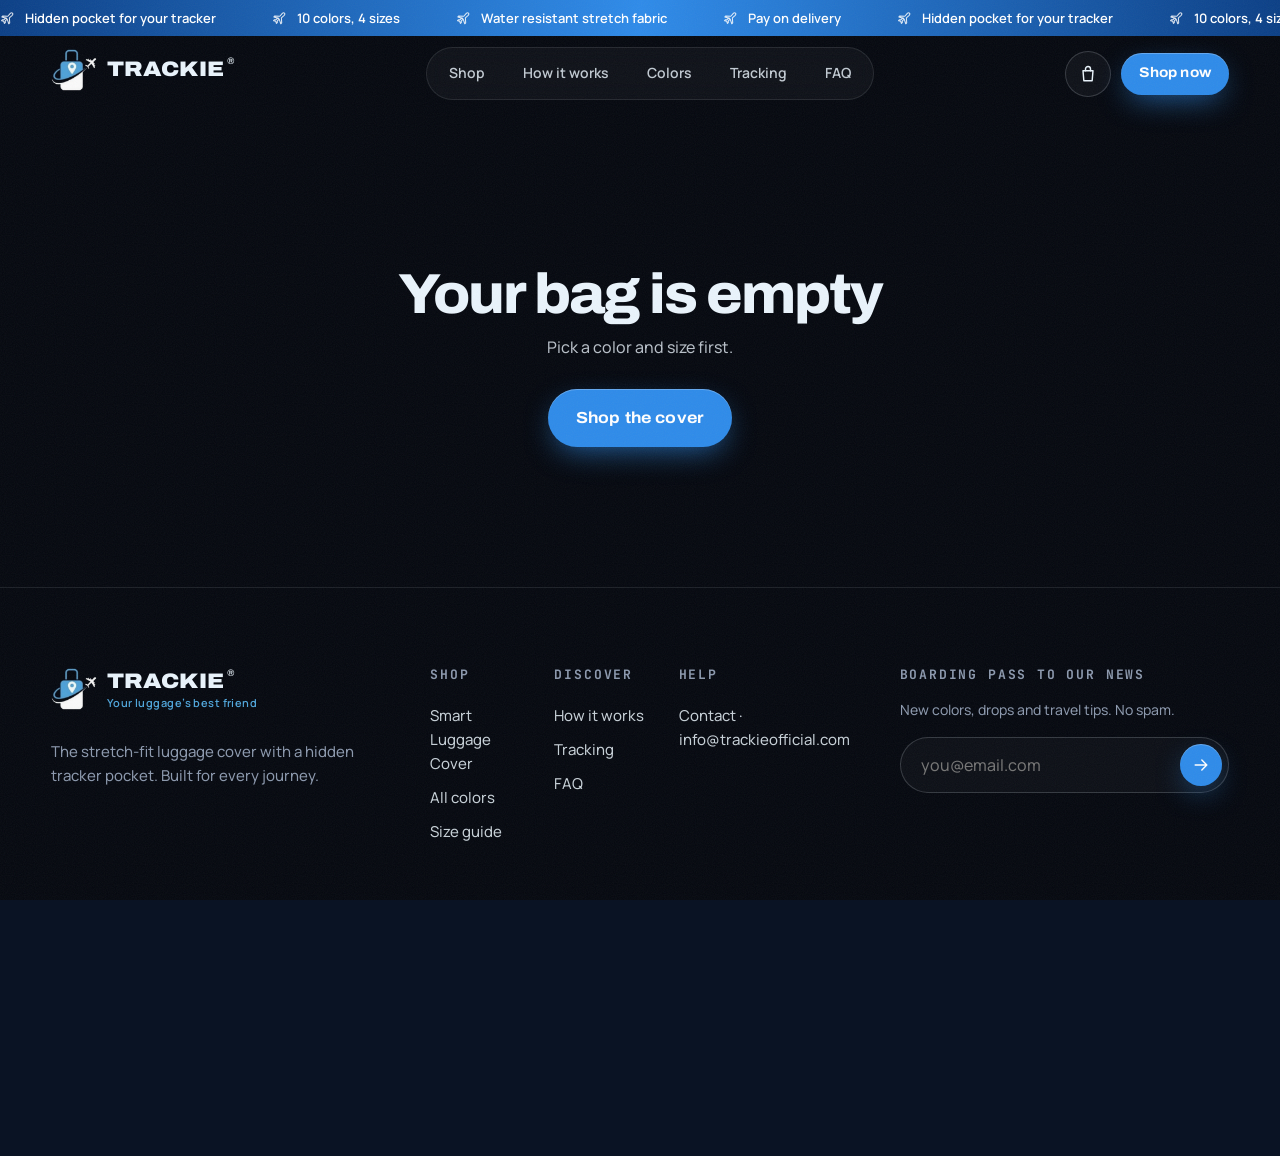
<file: checkout.html>
<!doctype html>
<html lang="en" class="no-js">
<head>
<title>Checkout — Trackie®</title>
<meta name="robots" content="noindex">
<meta charset="utf-8">
<meta name="viewport" content="width=device-width,initial-scale=1">
<meta name="theme-color" content="#05080F">
<link rel="icon" href="favicon.svg" type="image/svg+xml">
<link rel="icon" href="favicon-48.png" type="image/png" sizes="48x48">
<link rel="apple-touch-icon" href="apple-touch-icon.png">
<link rel="manifest" href="manifest.webmanifest">
<meta name="apple-mobile-web-app-title" content="Trackie">
<meta name="application-name" content="Trackie">
<meta name="apple-mobile-web-app-capable" content="yes">
<meta name="mobile-web-app-capable" content="yes">
<meta name="apple-mobile-web-app-status-bar-style" content="black-translucent">
<link rel="preload" href="assets/fonts/archivo-latin.woff2" as="font" type="font/woff2" crossorigin>
<link rel="preload" href="assets/fonts/manrope-latin.woff2" as="font" type="font/woff2" crossorigin>
<link rel="stylesheet" href="assets/css/site.css?v=mvyd84hz">
<meta property="og:site_name" content="Trackie">
<meta property="og:type" content="website">
<meta property="og:image" content="https://trackieofficial.com/assets/img/trackie-hero.jpg">
<meta name="twitter:card" content="summary_large_image">
<script>
  document.documentElement.classList.replace('no-js','js');
  try { if (sessionStorage.getItem('trackie-pt') === '1') document.documentElement.classList.add('pt-incoming'); } catch (e) {}
</script>
<script src="assets/js/config.js?v=mvyd84hz" defer></script>
<script src="assets/js/gsap.min.js" defer></script>
<script src="assets/js/ScrollTrigger.min.js" defer></script>
<script src="assets/js/MotionPathPlugin.min.js" defer></script>
<script src="assets/js/lenis.min.js" defer></script>
<script src="assets/js/site.js?v=mvyd84hz" defer></script>

</head>
<body class="page-checkout">
<a class="skip-link" href="#main">Skip to content</a>
<div class="grain" aria-hidden="true"></div>
<div class="cursor" aria-hidden="true"><span class="cursor__dot"></span><span class="cursor__ring"></span></div>

<div class="annc" aria-label="Announcements">
  <div class="annc__track">
    <div class="annc__row">
      <span class="annc__item"><svg class="icon icon--plane" viewBox="0 0 24 24" aria-hidden="true" focusable="false"><path d="M10.5 13.5L3 11l1.5-1.5 8 .5 4-4.5c1-1 2.6-1.1 3.4-.4.7.8.6 2.4-.4 3.4l-4.5 4 .5 8L14 22l-2.5-7.5-3 3V20L7 21.5l-1-3.5L2.5 17 4 15.5h2.5l3-3z"/></svg>Hidden pocket for your tracker</span>
      <span class="annc__item"><svg class="icon icon--plane" viewBox="0 0 24 24" aria-hidden="true" focusable="false"><path d="M10.5 13.5L3 11l1.5-1.5 8 .5 4-4.5c1-1 2.6-1.1 3.4-.4.7.8.6 2.4-.4 3.4l-4.5 4 .5 8L14 22l-2.5-7.5-3 3V20L7 21.5l-1-3.5L2.5 17 4 15.5h2.5l3-3z"/></svg>10 colors, 4 sizes</span>
      <span class="annc__item"><svg class="icon icon--plane" viewBox="0 0 24 24" aria-hidden="true" focusable="false"><path d="M10.5 13.5L3 11l1.5-1.5 8 .5 4-4.5c1-1 2.6-1.1 3.4-.4.7.8.6 2.4-.4 3.4l-4.5 4 .5 8L14 22l-2.5-7.5-3 3V20L7 21.5l-1-3.5L2.5 17 4 15.5h2.5l3-3z"/></svg>Water resistant stretch fabric</span>
      <span class="annc__item"><svg class="icon icon--plane" viewBox="0 0 24 24" aria-hidden="true" focusable="false"><path d="M10.5 13.5L3 11l1.5-1.5 8 .5 4-4.5c1-1 2.6-1.1 3.4-.4.7.8.6 2.4-.4 3.4l-4.5 4 .5 8L14 22l-2.5-7.5-3 3V20L7 21.5l-1-3.5L2.5 17 4 15.5h2.5l3-3z"/></svg>Pay on delivery</span>
    </div>
    <div class="annc__row" aria-hidden="true">
      <span class="annc__item"><svg class="icon icon--plane" viewBox="0 0 24 24" aria-hidden="true" focusable="false"><path d="M10.5 13.5L3 11l1.5-1.5 8 .5 4-4.5c1-1 2.6-1.1 3.4-.4.7.8.6 2.4-.4 3.4l-4.5 4 .5 8L14 22l-2.5-7.5-3 3V20L7 21.5l-1-3.5L2.5 17 4 15.5h2.5l3-3z"/></svg>Hidden pocket for your tracker</span>
      <span class="annc__item"><svg class="icon icon--plane" viewBox="0 0 24 24" aria-hidden="true" focusable="false"><path d="M10.5 13.5L3 11l1.5-1.5 8 .5 4-4.5c1-1 2.6-1.1 3.4-.4.7.8.6 2.4-.4 3.4l-4.5 4 .5 8L14 22l-2.5-7.5-3 3V20L7 21.5l-1-3.5L2.5 17 4 15.5h2.5l3-3z"/></svg>10 colors, 4 sizes</span>
      <span class="annc__item"><svg class="icon icon--plane" viewBox="0 0 24 24" aria-hidden="true" focusable="false"><path d="M10.5 13.5L3 11l1.5-1.5 8 .5 4-4.5c1-1 2.6-1.1 3.4-.4.7.8.6 2.4-.4 3.4l-4.5 4 .5 8L14 22l-2.5-7.5-3 3V20L7 21.5l-1-3.5L2.5 17 4 15.5h2.5l3-3z"/></svg>Water resistant stretch fabric</span>
      <span class="annc__item"><svg class="icon icon--plane" viewBox="0 0 24 24" aria-hidden="true" focusable="false"><path d="M10.5 13.5L3 11l1.5-1.5 8 .5 4-4.5c1-1 2.6-1.1 3.4-.4.7.8.6 2.4-.4 3.4l-4.5 4 .5 8L14 22l-2.5-7.5-3 3V20L7 21.5l-1-3.5L2.5 17 4 15.5h2.5l3-3z"/></svg>Pay on delivery</span>
    </div>
  </div>
</div>

<header class="hdr " data-header>
  <div class="hdr__inner">
    <a href="index.html" class="hdr__logo" aria-label="Trackie home"><span class="logo"><img class="logo__mark logo__mark--img" src="assets/img/trackie-mark.png" alt="" width="152" height="140"><span class="logo__text"><span class="logo__word">TRACKIE<sup>®</sup></span></span></span></a>
    <nav class="hdr__nav" aria-label="Main">
      <ul class="hdr__links">
        <li><a href="product.html" class="hdr__link" data-magnetic><span data-text="Shop">Shop</span></a></li>
        <li><a href="index.html#how-it-works" class="hdr__link" data-magnetic><span data-text="How it works">How it works</span></a></li>
        <li><a href="index.html#colors" class="hdr__link" data-magnetic><span data-text="Colors">Colors</span></a></li>
        <li><a href="index.html#tracking" class="hdr__link" data-magnetic><span data-text="Tracking">Tracking</span></a></li>
        <li><a href="index.html#faq" class="hdr__link" data-magnetic><span data-text="FAQ">FAQ</span></a></li>
      </ul>
    </nav>
    <div class="hdr__actions">
      <button type="button" class="hdr__cart" data-cart-open aria-label="Open cart">
        <svg class="icon icon--cart" viewBox="0 0 24 24" aria-hidden="true" focusable="false"><path d="M6 8h12l-1 12H7L6 8z"/><path d="M9 8V6a3 3 0 0 1 6 0v2"/></svg>
        <span class="hdr__count" data-cart-count>0</span>
      </button>
      <a href="product.html" class="btn btn--sm btn--glow hdr__cta" data-magnetic><span class="btn__label">Shop now</span></a>
      <button type="button" class="hdr__burger" data-menu-toggle aria-expanded="false" aria-controls="mmenu" aria-label="Menu"><span></span><span></span></button>
    </div>
  </div>
</header>

<div class="mmenu" id="mmenu" data-menu aria-hidden="true">
  <div class="mmenu__bg"></div>
  <nav class="mmenu__nav" aria-label="Mobile">
    <ul>
      <li><a href="product.html" class="mmenu__link"><span class="mmenu__idx">01</span>Shop</a></li>
      <li><a href="index.html#how-it-works" class="mmenu__link"><span class="mmenu__idx">02</span>How it works</a></li>
      <li><a href="index.html#colors" class="mmenu__link"><span class="mmenu__idx">03</span>Colors</a></li>
      <li><a href="index.html#tracking" class="mmenu__link"><span class="mmenu__idx">04</span>Tracking</a></li>
      <li><a href="index.html#faq" class="mmenu__link"><span class="mmenu__idx">05</span>FAQ</a></li>
    </ul>
    <div class="mmenu__foot"><span class="logo"><img class="logo__mark logo__mark--img" src="assets/img/trackie-mark.png" alt="" width="152" height="140"><span class="logo__text"><span class="logo__word">TRACKIE<sup>®</sup></span><span class="logo__tag">Your luggage’s best friend</span></span></span></div>
  </nav>
</div>


<main id="main" class="main">
  <section class="co container" data-checkout-page>
    <div data-co-main>
      <h1 class="h2">Checkout</h1>
      <form class="co__grid" data-co-form novalidate>
        <div>
          <div class="co__sec">
            <h2><i>1</i>Contact</h2>
            <div class="fgrid">
              <div class="field"><input id="f-first" name="firstName" placeholder=" " autocomplete="given-name" required><label for="f-first">First name</label><p class="field__err">Enter your first name</p></div>
              <div class="field"><input id="f-last" name="lastName" placeholder=" " autocomplete="family-name" required><label for="f-last">Last name</label><p class="field__err">Enter your last name</p></div>
              <div class="field"><input id="f-email" type="email" name="email" placeholder=" " autocomplete="email" required><label for="f-email">Email</label><p class="field__err">Enter a valid email</p></div>
              <div class="field"><input id="f-phone" type="tel" name="phone" placeholder=" " autocomplete="tel" required><label for="f-phone">Phone (for the courier)</label><p class="field__err">Enter a phone number</p></div>
            </div>
          </div>
          <div class="co__sec">
            <h2><i>2</i>Delivery address</h2>
            <div class="fgrid">
              <div class="field full"><input id="f-addr" name="address" placeholder=" " autocomplete="street-address" required><label for="f-addr">Street and number</label><p class="field__err">Enter your street address</p></div>
              <div class="field"><input id="f-city" name="city" placeholder=" " autocomplete="address-level2" required><label for="f-city">City</label><p class="field__err">Enter your city</p></div>
              <div class="field"><input id="f-zip" name="zip" placeholder=" " autocomplete="postal-code" required><label for="f-zip">Postal code</label><p class="field__err">Enter your postal code</p></div>
              <div class="field full"><select id="f-country" name="country" autocomplete="country-name" required></select><label for="f-country">Country</label></div>
              <div class="field full"><textarea id="f-note" name="note" placeholder=" "></textarea><label for="f-note">Note for the courier (optional)</label></div>
            </div>
          </div>
          <div class="co__sec">
            <h2><i>3</i>Payment</h2>
            <div class="pay">
              <label class="pay__opt" data-pay="cod"><input type="radio" name="payment" value="cod"><span><b data-pay-label></b><small data-pay-note></small></span></label>
              <label class="pay__opt" data-pay="bank"><input type="radio" name="payment" value="bank"><span><b data-pay-label></b><small data-pay-note></small></span></label>
              <label class="pay__opt" data-pay="card"><input type="radio" name="payment" value="card"><span><b data-pay-label></b><small data-pay-note></small></span></label>
            </div>
          </div>
          <input class="honey" type="text" name="website" tabindex="-1" autocomplete="off" aria-hidden="true">
        </div>

        <aside class="co__sum">
          <h2>Your order</h2>
          <div data-co-items></div>
          <div class="co__rows">
            <div><span>Subtotal</span><span data-co-sub></span></div>
            <div><span>Shipping</span><span data-co-ship></span></div>
            <div data-co-fee-row hidden><span>Cash on delivery fee</span><span data-co-fee></span></div>
            <div class="co__total"><span>Total</span><span data-co-total></span></div>
          </div>
          <div class="field co__legal"><label class="co__agree"><input type="checkbox" name="terms" required>I agree to the terms and confirm my details are correct.</label><p class="field__err">Please confirm to continue</p></div>
          <button type="submit" class="btn btn--glow btn--lg btn--block" data-co-submit style="margin-top:16px"><span class="btn__label">Place order · <span data-co-btn-total></span></span></button>
          <p class="drawer__err" data-co-msg role="alert"></p>
        </aside>
      </form>
    </div>
  </section>
</main>

<footer class="ftr" data-footer>
  <div class="container ftr__top">
    <div class="ftr__brand">
      <span class="logo"><img class="logo__mark logo__mark--img" src="assets/img/trackie-mark.png" alt="" width="152" height="140"><span class="logo__text"><span class="logo__word">TRACKIE<sup>®</sup></span><span class="logo__tag">Your luggage’s best friend</span></span></span>
      <p class="ftr__blurb">The stretch-fit luggage cover with a hidden tracker pocket. Built for every journey.</p>
      <div class="ftr__social">
        <a href="#" data-social="instagram" aria-label="Instagram"><svg class="icon icon--instagram" viewBox="0 0 24 24" aria-hidden="true" focusable="false"><rect x="3.5" y="3.5" width="17" height="17" rx="5"/><circle cx="12" cy="12" r="4"/><circle cx="17.3" cy="6.7" r=".6"/></svg></a>
        <a href="#" data-social="tiktok" aria-label="TikTok"><svg class="icon icon--tiktok" viewBox="0 0 24 24" aria-hidden="true" focusable="false"><path d="M14 3.5v11.2a3.8 3.8 0 1 1-3.3-3.8M14 3.5c.5 2.6 2.3 4.3 5 4.6"/></svg></a>
        <a href="#" data-social="facebook" aria-label="Facebook"><svg class="icon icon--facebook" viewBox="0 0 24 24" aria-hidden="true" focusable="false"><path d="M14.5 8.5H17V5h-2.5C12.6 5 11 6.6 11 8.5V11H8.5v3.5H11V21h3.5v-6.5H17l.5-3.5h-3V9a.5.5 0 0 1 .5-.5z"/></svg></a>
      </div>
    </div>
    <div class="ftr__cols">
      <div class="ftr__col">
        <h3>Shop</h3>
        <a href="product.html">Smart Luggage Cover</a>
        <a href="index.html#colors">All colors</a>
        <a href="product.html#size-guide" data-size-guide-link>Size guide</a>
      </div>
      <div class="ftr__col">
        <h3>Discover</h3>
        <a href="index.html#how-it-works">How it works</a>
        <a href="index.html#tracking">Tracking</a>
        <a href="index.html#faq">FAQ</a>
      </div>
      <div class="ftr__col">
        <h3>Help</h3>
        <a href="#" data-policy="shipping">Shipping</a>
        <a href="#" data-policy="refund">Returns</a>
        <a href="#" data-policy="privacy">Privacy</a>
        <a href="#" data-policy="terms">Terms</a>
        <a href="#" data-contact-email>Contact</a>
      </div>
    </div>
    <form class="ftr__news" data-newsletter novalidate>
      <h3>Boarding pass to our news</h3>
      <p>New colors, drops and travel tips. No spam.</p>
      <div class="ftr__field">
        <label for="news-email" class="visually-hidden">Email</label>
        <input id="news-email" type="email" name="email" placeholder="you@email.com" autocomplete="email" required>
        <button type="submit" class="btn btn--glow btn--sm" aria-label="Subscribe"><svg class="icon icon--arrow" viewBox="0 0 24 24" aria-hidden="true" focusable="false"><path d="M5 12h14M13 6l6 6-6 6"/></svg></button>
      </div>
      <p class="ftr__msg" data-newsletter-msg role="status"></p>
    </form>
  </div>
  <div class="ftr__giant" aria-hidden="true">
    <span class="ftr__giant-word" data-giant>TRACKIE</span>
  </div>
  <div class="container ftr__bottom">
    <span>© <span data-year>2026</span> Trackie®. All rights reserved.</span>
    <span class="ftr__pay">Pay on delivery or by bank transfer</span>
  </div>
</footer>

<aside class="drawer" data-cart aria-hidden="true" aria-label="Cart">
  <div class="drawer__scrim" data-cart-close></div>
  <div class="drawer__panel" role="dialog" aria-modal="true" aria-labelledby="cart-title">
    <div class="drawer__head">
      <h2 id="cart-title">Your bag <span data-cart-count>0</span></h2>
      <button type="button" class="drawer__x" data-cart-close aria-label="Close cart"><svg class="icon icon--close" viewBox="0 0 24 24" aria-hidden="true" focusable="false"><path d="M6 6l12 12M18 6L6 18"/></svg></button>
    </div>
    <div class="drawer__ship" data-cart-ship hidden>
      <p data-cart-ship-text></p>
      <div class="drawer__bar"><span data-cart-ship-bar></span></div>
    </div>
    <div class="drawer__body" data-cart-items></div>
    <div class="drawer__empty" data-cart-empty>
      <div class="drawer__empty-case"><svg class="case " viewBox="0 0 400 600" style="--cover:#1B2436" role="img" aria-label="Trackie smart luggage cover illustration">
  <defs>
    <linearGradient id="cs-empty-shade" x1="0" y1="0" x2="1" y2="0"><stop offset="0" stop-color="#fff" stop-opacity=".16"/><stop offset=".18" stop-color="#fff" stop-opacity=".04"/><stop offset=".55" stop-color="#000" stop-opacity="0"/><stop offset="1" stop-color="#000" stop-opacity=".4"/></linearGradient>
    <linearGradient id="cs-empty-vert" x1="0" y1="0" x2="0" y2="1"><stop offset="0" stop-color="#fff" stop-opacity=".12"/><stop offset=".25" stop-color="#fff" stop-opacity="0"/><stop offset="1" stop-color="#000" stop-opacity=".3"/></linearGradient>
    <radialGradient id="cs-empty-glow" cx=".5" cy=".5" r=".5"><stop offset="0" stop-color="#3BA4FF" stop-opacity=".95"/><stop offset="1" stop-color="#3BA4FF" stop-opacity="0"/></radialGradient>
    <filter id="cs-empty-blur" x="-50%" y="-50%" width="200%" height="200%"><feGaussianBlur stdDeviation="7"/></filter>
    <pattern id="cs-empty-weave" width="4" height="4" patternUnits="userSpaceOnUse"><path d="M0 4L4 0" stroke="#fff" stroke-opacity=".05" stroke-width="1"/><path d="M0 0L4 4" stroke="#000" stroke-opacity=".08" stroke-width="1"/></pattern>
    <clipPath id="cs-empty-clip"><rect x="74" y="96" width="252" height="412" rx="44"/></clipPath>
  </defs>
  <ellipse class="case__shadow" cx="200" cy="568" rx="150" ry="15" fill="#000" opacity=".6" filter="url(#cs-empty-blur)"/>
  <g class="case__handle">
    <rect x="164" y="20" width="12" height="96" rx="3" fill="#1A1E26"/><rect x="224" y="20" width="12" height="96" rx="3" fill="#1A1E26"/>
    <rect x="166" y="20" width="3" height="96" fill="#fff" opacity=".12"/><rect x="226" y="20" width="3" height="96" fill="#fff" opacity=".12"/>
    <rect x="148" y="6" width="104" height="28" rx="13" fill="#0D1016"/><rect x="158" y="10" width="84" height="5" rx="2.5" fill="#fff" opacity=".1"/>
  </g>
  <g class="case__wheels"><g class="case__wheel"><rect x="105" y="500" width="14" height="26" rx="4" fill="#12151B"/><circle cx="112" cy="534" r="18" fill="#0A0C10"/><circle class="case__hub" cx="112" cy="534" r="7" fill="#2A3039"/></g><g class="case__wheel"><rect x="143" y="500" width="14" height="26" rx="4" fill="#12151B"/><circle cx="150" cy="534" r="18" fill="#0A0C10"/><circle class="case__hub" cx="150" cy="534" r="7" fill="#2A3039"/></g><g class="case__wheel"><rect x="243" y="500" width="14" height="26" rx="4" fill="#12151B"/><circle cx="250" cy="534" r="18" fill="#0A0C10"/><circle class="case__hub" cx="250" cy="534" r="7" fill="#2A3039"/></g><g class="case__wheel"><rect x="281" y="500" width="14" height="26" rx="4" fill="#12151B"/><circle cx="288" cy="534" r="18" fill="#0A0C10"/><circle class="case__hub" cx="288" cy="534" r="7" fill="#2A3039"/></g></g>
  
  <g class="case__cover">
    <g clip-path="url(#cs-empty-clip)">
      <rect class="case__fabric" x="74" y="96" width="252" height="412" fill="var(--cover)"/>
      <rect x="74" y="96" width="252" height="412" fill="url(#cs-empty-vert)"/>
      <rect x="74" y="96" width="252" height="412" fill="url(#cs-empty-shade)"/>
      <rect x="74" y="96" width="252" height="412" fill="url(#cs-empty-weave)" opacity=".5"/>
      <g fill="#000" opacity=".2"><path d="M74 96h54l-54 54z"/><path d="M326 96h-54l54 54z"/><path d="M74 508h54l-54-54z"/><path d="M326 508h-54l54-54z"/></g>
      <g fill="none" stroke="#fff" stroke-opacity=".1" stroke-width="1.2" stroke-dasharray="3 4">
        <path d="M74 158L136 96M326 158L264 96M74 446L136 508M326 446L264 508"/>
      </g>
      <rect x="74" y="490" width="252" height="18" fill="#000" opacity=".3"/>
      <path d="M74 490H326" stroke="#fff" stroke-opacity=".08" stroke-width="1.5"/>
      <path d="M314 112V478" stroke="#000" stroke-opacity=".22" stroke-width="1.6"/>
    </g>
    <rect x="80" y="102" width="240" height="400" rx="38" fill="none" stroke="#fff" stroke-opacity=".09" stroke-width="1.2" stroke-dasharray="4 4"/>
    <rect class="case__outline" x="74" y="96" width="252" height="412" rx="44" fill="none" stroke="#3BA4FF" stroke-width="3" opacity="0"/>
    <g class="case__slot"><rect x="150" y="98" width="100" height="18" rx="9" fill="#05070B"/><rect class="case__slot-glow" x="150" y="98" width="100" height="18" rx="9" fill="none" stroke="#3BA4FF" stroke-width="2.5"/></g>
    <g class="case__logo">
      <image class="case__logo-img case__logo--light" href="assets/img/trackie-logo-light.png" x="252" y="132" width="56" height="45" preserveAspectRatio="xMidYMid meet"/>
      <image class="case__logo-img case__logo--dark" href="assets/img/trackie-logo-dark.png" x="252" y="132" width="56" height="45" preserveAspectRatio="xMidYMid meet"/>
    </g>
    <g class="case__sidezip" opacity="0">
      <path class="case__sidezip-line" d="M314 190V420" stroke="#3BA4FF" stroke-width="3" stroke-linecap="round" fill="none"/>
      <g class="case__zip"><rect x="308" y="184" width="12" height="12" rx="3" fill="#20242C"/><rect x="309" y="194" width="10" height="34" rx="3" fill="#1F72E0"/></g>
    </g>
    <g class="case__tracker" opacity="0">
      <circle class="case__ring" cx="268" cy="352" r="22" fill="none" stroke="#3BA4FF" stroke-width="2" opacity="0"/>
      <circle class="case__ring" cx="268" cy="352" r="22" fill="none" stroke="#3BA4FF" stroke-width="2" opacity="0"/>
      <rect x="240" y="318" width="56" height="68" rx="10" fill="#3BA4FF" fill-opacity=".1" stroke="#3BA4FF" stroke-width="1.6" stroke-dasharray="5 4"/>
      <circle class="case__tracker-glow" cx="268" cy="352" r="18" fill="url(#cs-empty-glow)"/>
      <g class="case__tag"><circle cx="268" cy="352" r="15" fill="#E9EDF2"/><circle cx="268" cy="352" r="10" fill="none" stroke="#C3CAD3" stroke-width="1.5"/></g>
      <path d="M268 334c-4 0-7 3-7 6.8 0 4.9 7 10.9 7 10.9s7-6 7-10.9c0-3.8-3-6.8-7-6.8z" fill="#3BA4FF" transform="translate(0 -24)"/>
    </g>
    <path class="case__sheen" d="M98 136c-6 90-6 240 0 340" stroke="#fff" stroke-opacity=".08" stroke-width="12" stroke-linecap="round" fill="none"/>
  </g>
  
</svg></div>
      <p>Your bag is empty — ready for takeoff?</p>
      <a href="product.html" class="btn btn--glow">Shop the cover</a>
    </div>
    <div class="drawer__foot" data-cart-foot>
      <div class="drawer__total"><span>Subtotal</span><strong data-cart-total>€0.00</strong></div>
      <p class="drawer__note">Taxes and shipping calculated at checkout.</p>
      <button type="button" class="btn btn--glow btn--lg btn--block" data-checkout>
        <span class="btn__label">Checkout</span><span class="btn__icon"><svg class="icon icon--lock" viewBox="0 0 24 24" aria-hidden="true" focusable="false"><rect x="5" y="10.5" width="14" height="10" rx="2"/><path d="M8 10.5V8a4 4 0 0 1 8 0v2.5"/></svg></span>
      </button>
      <p class="drawer__err" data-checkout-msg role="alert"></p>
    </div>
  </div>
</aside>

<div class="toast" data-toast role="status" aria-live="polite"></div>

<div class="pt" aria-hidden="true">
  <div class="pt__panel"></div>
  <div class="pt__panel pt__panel--2"><span class="logo"><img class="logo__mark logo__mark--img" src="assets/img/trackie-mark.png" alt="" width="152" height="140"></span></div>
</div>

</body>
</html>
</file>
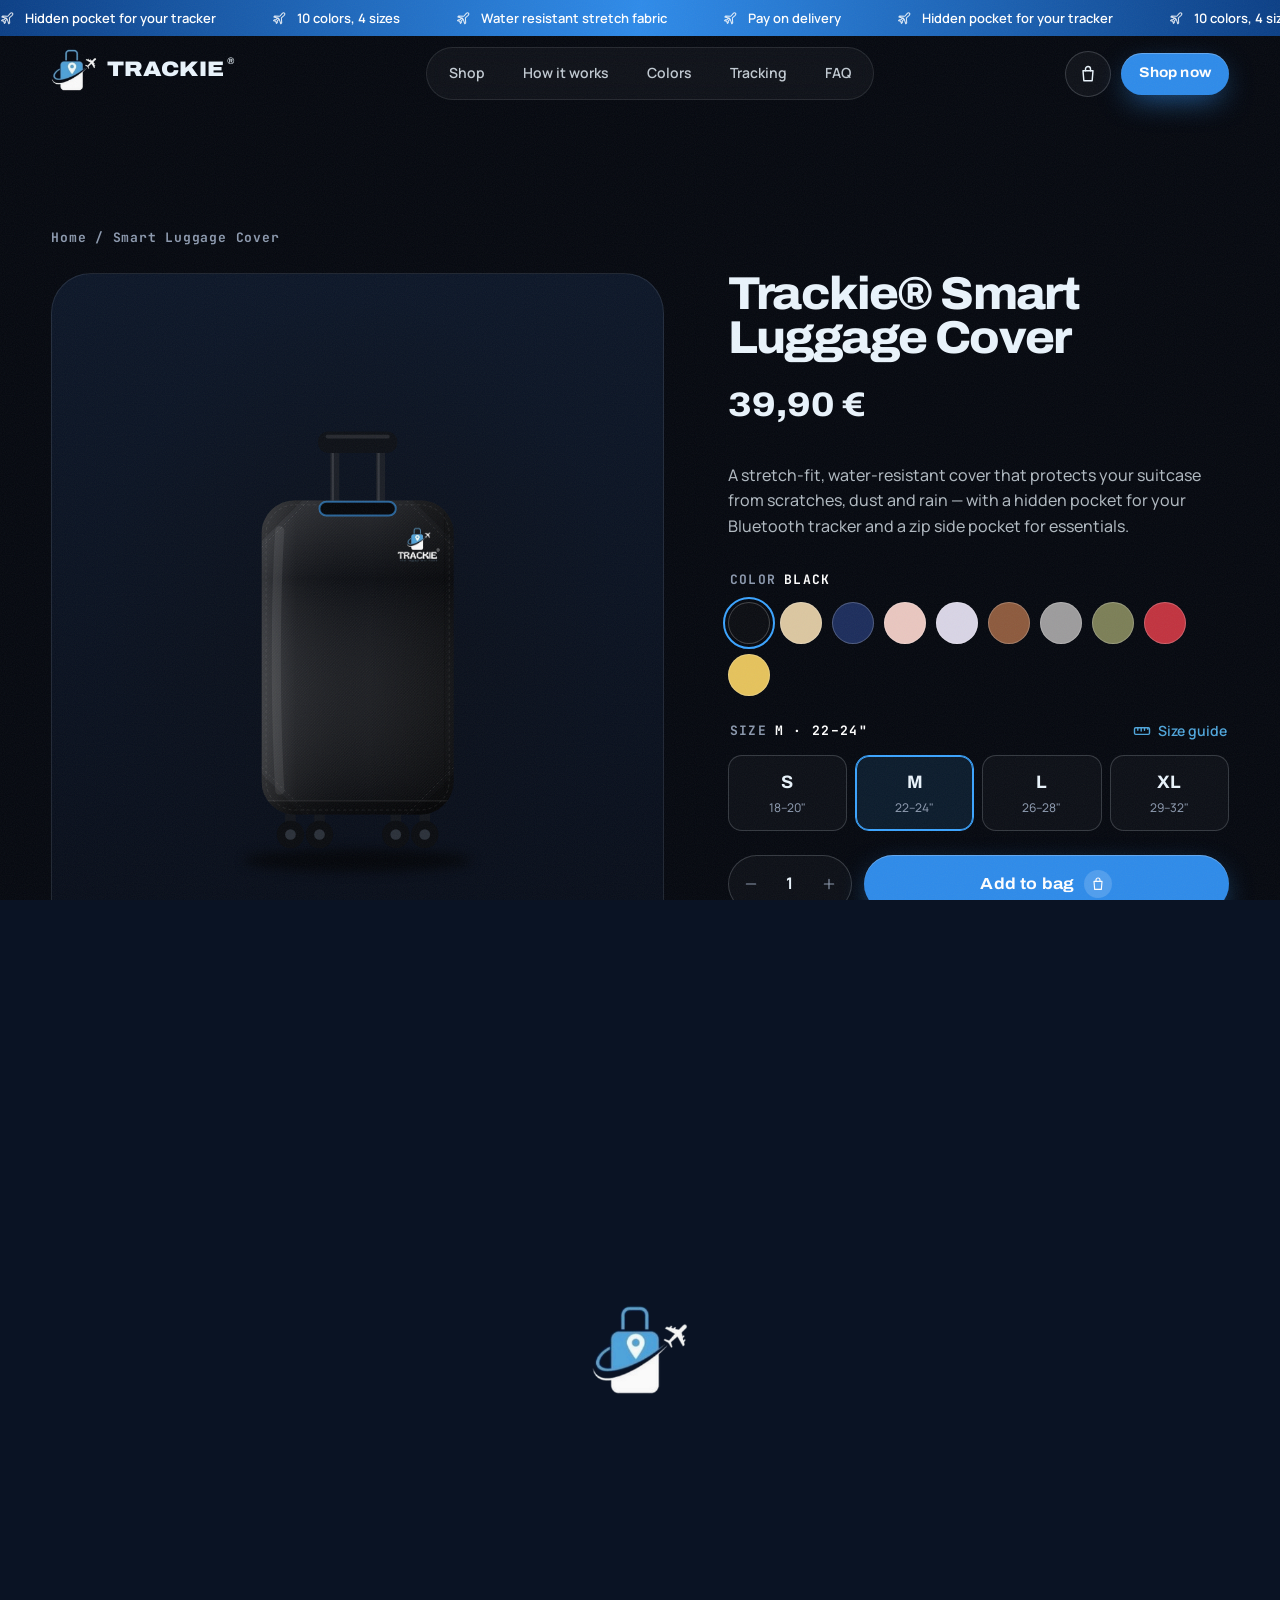
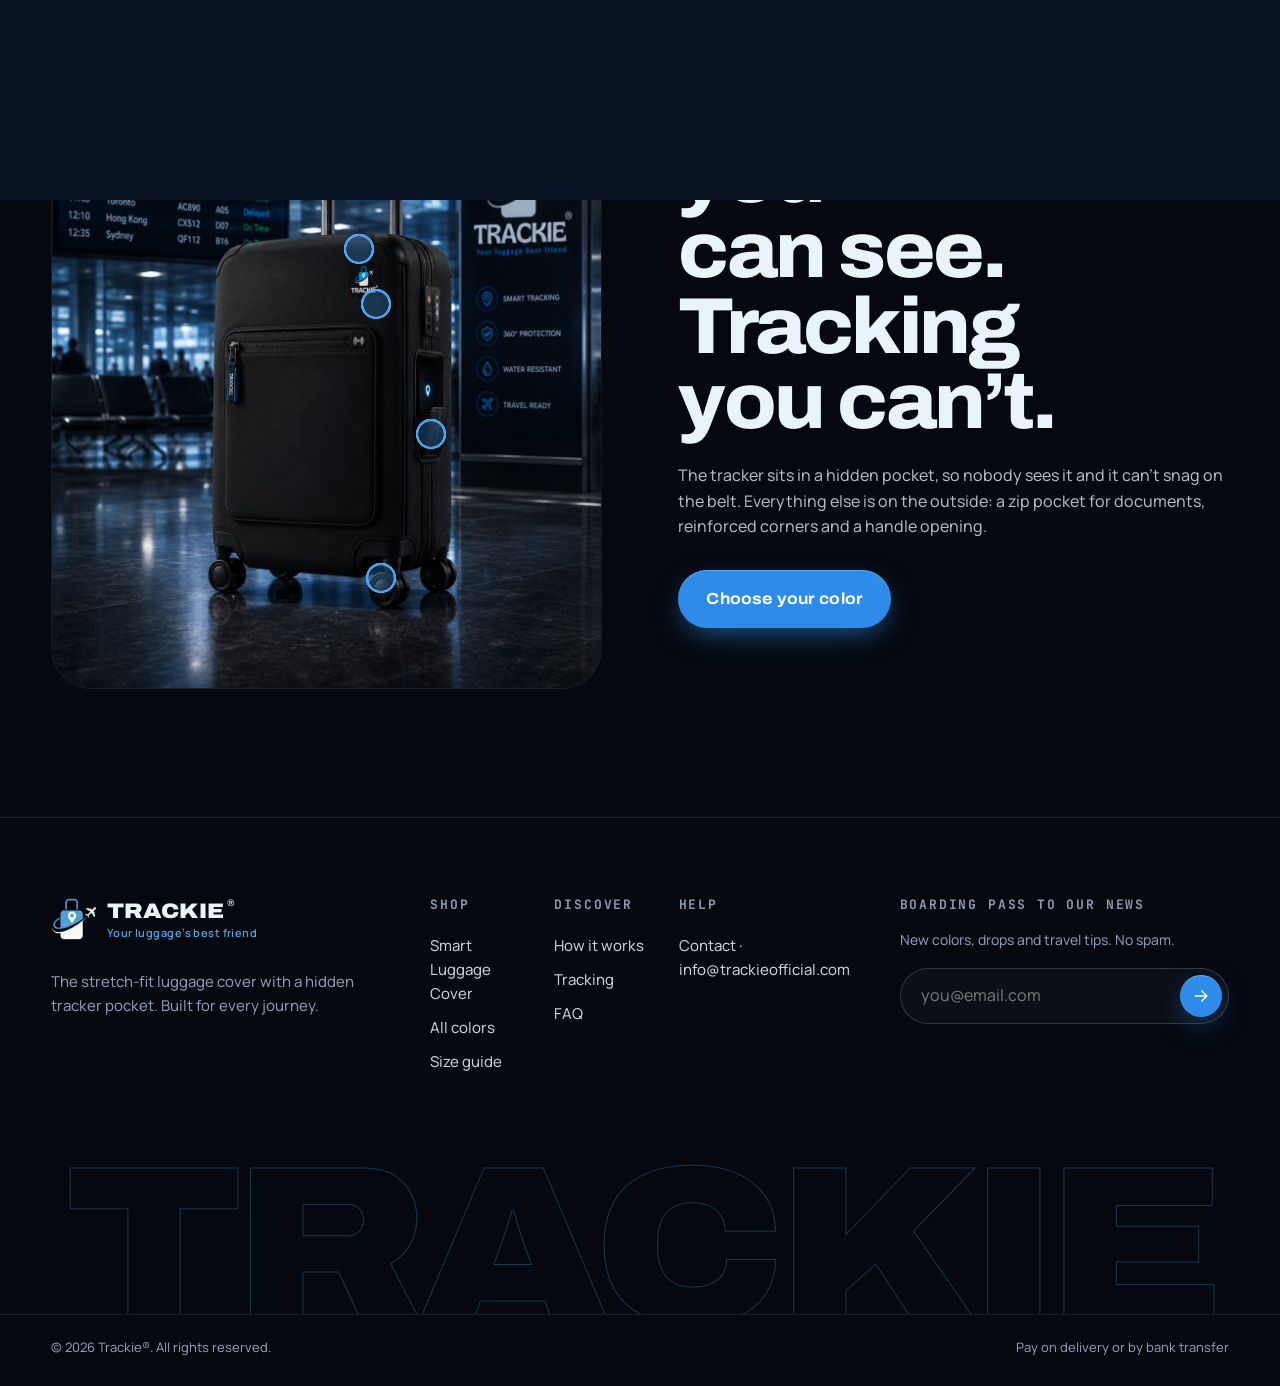
<file: product.html>
<!doctype html>
<html lang="en" class="no-js">
<head>
<title>Trackie® Smart Luggage Cover — 10 colors, 4 sizes</title>
<meta name="description" content="Stretch-fit, water-resistant luggage cover with a hidden tracker pocket and zip side pocket. Choose from 10 colors and 4 sizes.">
<meta property="og:title" content="Trackie® Smart Luggage Cover">
<meta charset="utf-8">
<meta name="viewport" content="width=device-width,initial-scale=1">
<meta name="theme-color" content="#05080F">
<link rel="icon" href="favicon.svg" type="image/svg+xml">
<link rel="icon" href="favicon-48.png" type="image/png" sizes="48x48">
<link rel="apple-touch-icon" href="apple-touch-icon.png">
<link rel="manifest" href="manifest.webmanifest">
<meta name="apple-mobile-web-app-title" content="Trackie">
<meta name="application-name" content="Trackie">
<meta name="apple-mobile-web-app-capable" content="yes">
<meta name="mobile-web-app-capable" content="yes">
<meta name="apple-mobile-web-app-status-bar-style" content="black-translucent">
<link rel="preload" href="assets/fonts/archivo-latin.woff2" as="font" type="font/woff2" crossorigin>
<link rel="preload" href="assets/fonts/manrope-latin.woff2" as="font" type="font/woff2" crossorigin>
<link rel="stylesheet" href="assets/css/site.css?v=mvyd84hz">
<meta property="og:site_name" content="Trackie">
<meta property="og:type" content="website">
<meta property="og:image" content="https://trackieofficial.com/assets/img/trackie-hero.jpg">
<meta name="twitter:card" content="summary_large_image">
<script>
  document.documentElement.classList.replace('no-js','js');
  try { if (sessionStorage.getItem('trackie-pt') === '1') document.documentElement.classList.add('pt-incoming'); } catch (e) {}
</script>
<script src="assets/js/config.js?v=mvyd84hz" defer></script>
<script src="assets/js/gsap.min.js" defer></script>
<script src="assets/js/ScrollTrigger.min.js" defer></script>
<script src="assets/js/MotionPathPlugin.min.js" defer></script>
<script src="assets/js/lenis.min.js" defer></script>
<script src="assets/js/site.js?v=mvyd84hz" defer></script>

</head>
<body class="page-product">
<a class="skip-link" href="#main">Skip to content</a>
<div class="grain" aria-hidden="true"></div>
<div class="cursor" aria-hidden="true"><span class="cursor__dot"></span><span class="cursor__ring"></span></div>

<div class="annc" aria-label="Announcements">
  <div class="annc__track">
    <div class="annc__row">
      <span class="annc__item"><svg class="icon icon--plane" viewBox="0 0 24 24" aria-hidden="true" focusable="false"><path d="M10.5 13.5L3 11l1.5-1.5 8 .5 4-4.5c1-1 2.6-1.1 3.4-.4.7.8.6 2.4-.4 3.4l-4.5 4 .5 8L14 22l-2.5-7.5-3 3V20L7 21.5l-1-3.5L2.5 17 4 15.5h2.5l3-3z"/></svg>Hidden pocket for your tracker</span>
      <span class="annc__item"><svg class="icon icon--plane" viewBox="0 0 24 24" aria-hidden="true" focusable="false"><path d="M10.5 13.5L3 11l1.5-1.5 8 .5 4-4.5c1-1 2.6-1.1 3.4-.4.7.8.6 2.4-.4 3.4l-4.5 4 .5 8L14 22l-2.5-7.5-3 3V20L7 21.5l-1-3.5L2.5 17 4 15.5h2.5l3-3z"/></svg>10 colors, 4 sizes</span>
      <span class="annc__item"><svg class="icon icon--plane" viewBox="0 0 24 24" aria-hidden="true" focusable="false"><path d="M10.5 13.5L3 11l1.5-1.5 8 .5 4-4.5c1-1 2.6-1.1 3.4-.4.7.8.6 2.4-.4 3.4l-4.5 4 .5 8L14 22l-2.5-7.5-3 3V20L7 21.5l-1-3.5L2.5 17 4 15.5h2.5l3-3z"/></svg>Water resistant stretch fabric</span>
      <span class="annc__item"><svg class="icon icon--plane" viewBox="0 0 24 24" aria-hidden="true" focusable="false"><path d="M10.5 13.5L3 11l1.5-1.5 8 .5 4-4.5c1-1 2.6-1.1 3.4-.4.7.8.6 2.4-.4 3.4l-4.5 4 .5 8L14 22l-2.5-7.5-3 3V20L7 21.5l-1-3.5L2.5 17 4 15.5h2.5l3-3z"/></svg>Pay on delivery</span>
    </div>
    <div class="annc__row" aria-hidden="true">
      <span class="annc__item"><svg class="icon icon--plane" viewBox="0 0 24 24" aria-hidden="true" focusable="false"><path d="M10.5 13.5L3 11l1.5-1.5 8 .5 4-4.5c1-1 2.6-1.1 3.4-.4.7.8.6 2.4-.4 3.4l-4.5 4 .5 8L14 22l-2.5-7.5-3 3V20L7 21.5l-1-3.5L2.5 17 4 15.5h2.5l3-3z"/></svg>Hidden pocket for your tracker</span>
      <span class="annc__item"><svg class="icon icon--plane" viewBox="0 0 24 24" aria-hidden="true" focusable="false"><path d="M10.5 13.5L3 11l1.5-1.5 8 .5 4-4.5c1-1 2.6-1.1 3.4-.4.7.8.6 2.4-.4 3.4l-4.5 4 .5 8L14 22l-2.5-7.5-3 3V20L7 21.5l-1-3.5L2.5 17 4 15.5h2.5l3-3z"/></svg>10 colors, 4 sizes</span>
      <span class="annc__item"><svg class="icon icon--plane" viewBox="0 0 24 24" aria-hidden="true" focusable="false"><path d="M10.5 13.5L3 11l1.5-1.5 8 .5 4-4.5c1-1 2.6-1.1 3.4-.4.7.8.6 2.4-.4 3.4l-4.5 4 .5 8L14 22l-2.5-7.5-3 3V20L7 21.5l-1-3.5L2.5 17 4 15.5h2.5l3-3z"/></svg>Water resistant stretch fabric</span>
      <span class="annc__item"><svg class="icon icon--plane" viewBox="0 0 24 24" aria-hidden="true" focusable="false"><path d="M10.5 13.5L3 11l1.5-1.5 8 .5 4-4.5c1-1 2.6-1.1 3.4-.4.7.8.6 2.4-.4 3.4l-4.5 4 .5 8L14 22l-2.5-7.5-3 3V20L7 21.5l-1-3.5L2.5 17 4 15.5h2.5l3-3z"/></svg>Pay on delivery</span>
    </div>
  </div>
</div>

<header class="hdr " data-header>
  <div class="hdr__inner">
    <a href="index.html" class="hdr__logo" aria-label="Trackie home"><span class="logo"><img class="logo__mark logo__mark--img" src="assets/img/trackie-mark.png" alt="" width="152" height="140"><span class="logo__text"><span class="logo__word">TRACKIE<sup>®</sup></span></span></span></a>
    <nav class="hdr__nav" aria-label="Main">
      <ul class="hdr__links">
        <li><a href="product.html" class="hdr__link" data-magnetic><span data-text="Shop">Shop</span></a></li>
        <li><a href="index.html#how-it-works" class="hdr__link" data-magnetic><span data-text="How it works">How it works</span></a></li>
        <li><a href="index.html#colors" class="hdr__link" data-magnetic><span data-text="Colors">Colors</span></a></li>
        <li><a href="index.html#tracking" class="hdr__link" data-magnetic><span data-text="Tracking">Tracking</span></a></li>
        <li><a href="index.html#faq" class="hdr__link" data-magnetic><span data-text="FAQ">FAQ</span></a></li>
      </ul>
    </nav>
    <div class="hdr__actions">
      <button type="button" class="hdr__cart" data-cart-open aria-label="Open cart">
        <svg class="icon icon--cart" viewBox="0 0 24 24" aria-hidden="true" focusable="false"><path d="M6 8h12l-1 12H7L6 8z"/><path d="M9 8V6a3 3 0 0 1 6 0v2"/></svg>
        <span class="hdr__count" data-cart-count>0</span>
      </button>
      <a href="product.html" class="btn btn--sm btn--glow hdr__cta" data-magnetic><span class="btn__label">Shop now</span></a>
      <button type="button" class="hdr__burger" data-menu-toggle aria-expanded="false" aria-controls="mmenu" aria-label="Menu"><span></span><span></span></button>
    </div>
  </div>
</header>

<div class="mmenu" id="mmenu" data-menu aria-hidden="true">
  <div class="mmenu__bg"></div>
  <nav class="mmenu__nav" aria-label="Mobile">
    <ul>
      <li><a href="product.html" class="mmenu__link"><span class="mmenu__idx">01</span>Shop</a></li>
      <li><a href="index.html#how-it-works" class="mmenu__link"><span class="mmenu__idx">02</span>How it works</a></li>
      <li><a href="index.html#colors" class="mmenu__link"><span class="mmenu__idx">03</span>Colors</a></li>
      <li><a href="index.html#tracking" class="mmenu__link"><span class="mmenu__idx">04</span>Tracking</a></li>
      <li><a href="index.html#faq" class="mmenu__link"><span class="mmenu__idx">05</span>FAQ</a></li>
    </ul>
    <div class="mmenu__foot"><span class="logo"><img class="logo__mark logo__mark--img" src="assets/img/trackie-mark.png" alt="" width="152" height="140"><span class="logo__text"><span class="logo__word">TRACKIE<sup>®</sup></span><span class="logo__tag">Your luggage’s best friend</span></span></span></div>
  </nav>
</div>


<main id="main" class="main">
  <section class="pdp container" data-product-scope>
    <nav class="pdp__crumbs" aria-label="Breadcrumb"><a href="index.html">Home</a> / <span>Smart Luggage Cover</span></nav>
    <div class="pdp__grid">
      <div class="gallery" data-gallery>
        <div class="gallery__main">
          <div class="gallery__slide gallery__slide--svg is-active" data-pdp-case><svg class="case " viewBox="0 0 400 600" style="--cover:#0B0D12" role="img" aria-label="Trackie smart luggage cover illustration">
  <defs>
    <linearGradient id="cs-pdp-shade" x1="0" y1="0" x2="1" y2="0"><stop offset="0" stop-color="#fff" stop-opacity=".16"/><stop offset=".18" stop-color="#fff" stop-opacity=".04"/><stop offset=".55" stop-color="#000" stop-opacity="0"/><stop offset="1" stop-color="#000" stop-opacity=".4"/></linearGradient>
    <linearGradient id="cs-pdp-vert" x1="0" y1="0" x2="0" y2="1"><stop offset="0" stop-color="#fff" stop-opacity=".12"/><stop offset=".25" stop-color="#fff" stop-opacity="0"/><stop offset="1" stop-color="#000" stop-opacity=".3"/></linearGradient>
    <radialGradient id="cs-pdp-glow" cx=".5" cy=".5" r=".5"><stop offset="0" stop-color="#3BA4FF" stop-opacity=".95"/><stop offset="1" stop-color="#3BA4FF" stop-opacity="0"/></radialGradient>
    <filter id="cs-pdp-blur" x="-50%" y="-50%" width="200%" height="200%"><feGaussianBlur stdDeviation="7"/></filter>
    <pattern id="cs-pdp-weave" width="4" height="4" patternUnits="userSpaceOnUse"><path d="M0 4L4 0" stroke="#fff" stroke-opacity=".05" stroke-width="1"/><path d="M0 0L4 4" stroke="#000" stroke-opacity=".08" stroke-width="1"/></pattern>
    <clipPath id="cs-pdp-clip"><rect x="74" y="96" width="252" height="412" rx="44"/></clipPath>
  </defs>
  <ellipse class="case__shadow" cx="200" cy="568" rx="150" ry="15" fill="#000" opacity=".6" filter="url(#cs-pdp-blur)"/>
  <g class="case__handle">
    <rect x="164" y="20" width="12" height="96" rx="3" fill="#1A1E26"/><rect x="224" y="20" width="12" height="96" rx="3" fill="#1A1E26"/>
    <rect x="166" y="20" width="3" height="96" fill="#fff" opacity=".12"/><rect x="226" y="20" width="3" height="96" fill="#fff" opacity=".12"/>
    <rect x="148" y="6" width="104" height="28" rx="13" fill="#0D1016"/><rect x="158" y="10" width="84" height="5" rx="2.5" fill="#fff" opacity=".1"/>
  </g>
  <g class="case__wheels"><g class="case__wheel"><rect x="105" y="500" width="14" height="26" rx="4" fill="#12151B"/><circle cx="112" cy="534" r="18" fill="#0A0C10"/><circle class="case__hub" cx="112" cy="534" r="7" fill="#2A3039"/></g><g class="case__wheel"><rect x="143" y="500" width="14" height="26" rx="4" fill="#12151B"/><circle cx="150" cy="534" r="18" fill="#0A0C10"/><circle class="case__hub" cx="150" cy="534" r="7" fill="#2A3039"/></g><g class="case__wheel"><rect x="243" y="500" width="14" height="26" rx="4" fill="#12151B"/><circle cx="250" cy="534" r="18" fill="#0A0C10"/><circle class="case__hub" cx="250" cy="534" r="7" fill="#2A3039"/></g><g class="case__wheel"><rect x="281" y="500" width="14" height="26" rx="4" fill="#12151B"/><circle cx="288" cy="534" r="18" fill="#0A0C10"/><circle class="case__hub" cx="288" cy="534" r="7" fill="#2A3039"/></g></g>
  
  <g class="case__cover">
    <g clip-path="url(#cs-pdp-clip)">
      <rect class="case__fabric" x="74" y="96" width="252" height="412" fill="var(--cover)"/>
      <rect x="74" y="96" width="252" height="412" fill="url(#cs-pdp-vert)"/>
      <rect x="74" y="96" width="252" height="412" fill="url(#cs-pdp-shade)"/>
      <rect x="74" y="96" width="252" height="412" fill="url(#cs-pdp-weave)" opacity=".5"/>
      <g fill="#000" opacity=".2"><path d="M74 96h54l-54 54z"/><path d="M326 96h-54l54 54z"/><path d="M74 508h54l-54-54z"/><path d="M326 508h-54l54-54z"/></g>
      <g fill="none" stroke="#fff" stroke-opacity=".1" stroke-width="1.2" stroke-dasharray="3 4">
        <path d="M74 158L136 96M326 158L264 96M74 446L136 508M326 446L264 508"/>
      </g>
      <rect x="74" y="490" width="252" height="18" fill="#000" opacity=".3"/>
      <path d="M74 490H326" stroke="#fff" stroke-opacity=".08" stroke-width="1.5"/>
      <path d="M314 112V478" stroke="#000" stroke-opacity=".22" stroke-width="1.6"/>
    </g>
    <rect x="80" y="102" width="240" height="400" rx="38" fill="none" stroke="#fff" stroke-opacity=".09" stroke-width="1.2" stroke-dasharray="4 4"/>
    <rect class="case__outline" x="74" y="96" width="252" height="412" rx="44" fill="none" stroke="#3BA4FF" stroke-width="3" opacity="0"/>
    <g class="case__slot"><rect x="150" y="98" width="100" height="18" rx="9" fill="#05070B"/><rect class="case__slot-glow" x="150" y="98" width="100" height="18" rx="9" fill="none" stroke="#3BA4FF" stroke-width="2.5"/></g>
    <g class="case__logo">
      <image class="case__logo-img case__logo--light" href="assets/img/trackie-logo-light.png" x="252" y="132" width="56" height="45" preserveAspectRatio="xMidYMid meet"/>
      <image class="case__logo-img case__logo--dark" href="assets/img/trackie-logo-dark.png" x="252" y="132" width="56" height="45" preserveAspectRatio="xMidYMid meet"/>
    </g>
    <g class="case__sidezip" opacity="0">
      <path class="case__sidezip-line" d="M314 190V420" stroke="#3BA4FF" stroke-width="3" stroke-linecap="round" fill="none"/>
      <g class="case__zip"><rect x="308" y="184" width="12" height="12" rx="3" fill="#20242C"/><rect x="309" y="194" width="10" height="34" rx="3" fill="#1F72E0"/></g>
    </g>
    <g class="case__tracker" opacity="0">
      <circle class="case__ring" cx="268" cy="352" r="22" fill="none" stroke="#3BA4FF" stroke-width="2" opacity="0"/>
      <circle class="case__ring" cx="268" cy="352" r="22" fill="none" stroke="#3BA4FF" stroke-width="2" opacity="0"/>
      <rect x="240" y="318" width="56" height="68" rx="10" fill="#3BA4FF" fill-opacity=".1" stroke="#3BA4FF" stroke-width="1.6" stroke-dasharray="5 4"/>
      <circle class="case__tracker-glow" cx="268" cy="352" r="18" fill="url(#cs-pdp-glow)"/>
      <g class="case__tag"><circle cx="268" cy="352" r="15" fill="#E9EDF2"/><circle cx="268" cy="352" r="10" fill="none" stroke="#C3CAD3" stroke-width="1.5"/></g>
      <path d="M268 334c-4 0-7 3-7 6.8 0 4.9 7 10.9 7 10.9s7-6 7-10.9c0-3.8-3-6.8-7-6.8z" fill="#3BA4FF" transform="translate(0 -24)"/>
    </g>
    <path class="case__sheen" d="M98 136c-6 90-6 240 0 340" stroke="#fff" stroke-opacity=".08" stroke-width="12" stroke-linecap="round" fill="none"/>
  </g>
  
</svg></div>
          <div class="gallery__slide"><img src="assets/img/trackie-hero.jpg" alt="Black Trackie cover on a suitcase at the airport" loading="lazy"></div>
          <div class="gallery__slide"><img src="assets/img/trackie-pocket.jpg" alt="Trackie cover with front zip pocket and tracker pocket" loading="lazy"></div>
          <div class="gallery__slide"><img src="assets/img/trackie-lifestyle.jpg" alt="Traveler rolling a Trackie-covered suitcase" loading="lazy"></div>
          <div class="gallery__slide"><img src="assets/img/trackie-tile-tracker.jpg" alt="Placing a tracker in the hidden pocket" loading="lazy"></div>
          <div class="gallery__slide"><img src="assets/img/trackie-departures.jpg" alt="Trackie cover in front of a departures board" loading="lazy"></div>
          <div class="gallery__nav">
            <button type="button" data-gal-prev aria-label="Previous image"><svg class="icon icon--arrow" viewBox="0 0 24 24" aria-hidden="true" focusable="false"><path d="M5 12h14M13 6l6 6-6 6"/></svg></button>
            <button type="button" data-gal-next aria-label="Next image"><svg class="icon icon--arrow" viewBox="0 0 24 24" aria-hidden="true" focusable="false"><path d="M5 12h14M13 6l6 6-6 6"/></svg></button>
          </div>
        </div>
        <div class="gallery__thumbs">
          <button type="button" class="gallery__thumb is-active" aria-label="Color preview"><svg class="case " viewBox="0 0 400 600" style="--cover:#2E8BEA" role="img" aria-label="Trackie smart luggage cover illustration">
  <defs>
    <linearGradient id="cs-thumb-shade" x1="0" y1="0" x2="1" y2="0"><stop offset="0" stop-color="#fff" stop-opacity=".16"/><stop offset=".18" stop-color="#fff" stop-opacity=".04"/><stop offset=".55" stop-color="#000" stop-opacity="0"/><stop offset="1" stop-color="#000" stop-opacity=".4"/></linearGradient>
    <linearGradient id="cs-thumb-vert" x1="0" y1="0" x2="0" y2="1"><stop offset="0" stop-color="#fff" stop-opacity=".12"/><stop offset=".25" stop-color="#fff" stop-opacity="0"/><stop offset="1" stop-color="#000" stop-opacity=".3"/></linearGradient>
    <radialGradient id="cs-thumb-glow" cx=".5" cy=".5" r=".5"><stop offset="0" stop-color="#3BA4FF" stop-opacity=".95"/><stop offset="1" stop-color="#3BA4FF" stop-opacity="0"/></radialGradient>
    <filter id="cs-thumb-blur" x="-50%" y="-50%" width="200%" height="200%"><feGaussianBlur stdDeviation="7"/></filter>
    <pattern id="cs-thumb-weave" width="4" height="4" patternUnits="userSpaceOnUse"><path d="M0 4L4 0" stroke="#fff" stroke-opacity=".05" stroke-width="1"/><path d="M0 0L4 4" stroke="#000" stroke-opacity=".08" stroke-width="1"/></pattern>
    <clipPath id="cs-thumb-clip"><rect x="74" y="96" width="252" height="412" rx="44"/></clipPath>
  </defs>
  <ellipse class="case__shadow" cx="200" cy="568" rx="150" ry="15" fill="#000" opacity=".6" filter="url(#cs-thumb-blur)"/>
  <g class="case__handle">
    <rect x="164" y="20" width="12" height="96" rx="3" fill="#1A1E26"/><rect x="224" y="20" width="12" height="96" rx="3" fill="#1A1E26"/>
    <rect x="166" y="20" width="3" height="96" fill="#fff" opacity=".12"/><rect x="226" y="20" width="3" height="96" fill="#fff" opacity=".12"/>
    <rect x="148" y="6" width="104" height="28" rx="13" fill="#0D1016"/><rect x="158" y="10" width="84" height="5" rx="2.5" fill="#fff" opacity=".1"/>
  </g>
  <g class="case__wheels"><g class="case__wheel"><rect x="105" y="500" width="14" height="26" rx="4" fill="#12151B"/><circle cx="112" cy="534" r="18" fill="#0A0C10"/><circle class="case__hub" cx="112" cy="534" r="7" fill="#2A3039"/></g><g class="case__wheel"><rect x="143" y="500" width="14" height="26" rx="4" fill="#12151B"/><circle cx="150" cy="534" r="18" fill="#0A0C10"/><circle class="case__hub" cx="150" cy="534" r="7" fill="#2A3039"/></g><g class="case__wheel"><rect x="243" y="500" width="14" height="26" rx="4" fill="#12151B"/><circle cx="250" cy="534" r="18" fill="#0A0C10"/><circle class="case__hub" cx="250" cy="534" r="7" fill="#2A3039"/></g><g class="case__wheel"><rect x="281" y="500" width="14" height="26" rx="4" fill="#12151B"/><circle cx="288" cy="534" r="18" fill="#0A0C10"/><circle class="case__hub" cx="288" cy="534" r="7" fill="#2A3039"/></g></g>
  
  <g class="case__cover">
    <g clip-path="url(#cs-thumb-clip)">
      <rect class="case__fabric" x="74" y="96" width="252" height="412" fill="var(--cover)"/>
      <rect x="74" y="96" width="252" height="412" fill="url(#cs-thumb-vert)"/>
      <rect x="74" y="96" width="252" height="412" fill="url(#cs-thumb-shade)"/>
      <rect x="74" y="96" width="252" height="412" fill="url(#cs-thumb-weave)" opacity=".5"/>
      <g fill="#000" opacity=".2"><path d="M74 96h54l-54 54z"/><path d="M326 96h-54l54 54z"/><path d="M74 508h54l-54-54z"/><path d="M326 508h-54l54-54z"/></g>
      <g fill="none" stroke="#fff" stroke-opacity=".1" stroke-width="1.2" stroke-dasharray="3 4">
        <path d="M74 158L136 96M326 158L264 96M74 446L136 508M326 446L264 508"/>
      </g>
      <rect x="74" y="490" width="252" height="18" fill="#000" opacity=".3"/>
      <path d="M74 490H326" stroke="#fff" stroke-opacity=".08" stroke-width="1.5"/>
      <path d="M314 112V478" stroke="#000" stroke-opacity=".22" stroke-width="1.6"/>
    </g>
    <rect x="80" y="102" width="240" height="400" rx="38" fill="none" stroke="#fff" stroke-opacity=".09" stroke-width="1.2" stroke-dasharray="4 4"/>
    <rect class="case__outline" x="74" y="96" width="252" height="412" rx="44" fill="none" stroke="#3BA4FF" stroke-width="3" opacity="0"/>
    <g class="case__slot"><rect x="150" y="98" width="100" height="18" rx="9" fill="#05070B"/><rect class="case__slot-glow" x="150" y="98" width="100" height="18" rx="9" fill="none" stroke="#3BA4FF" stroke-width="2.5"/></g>
    <g class="case__logo">
      <image class="case__logo-img case__logo--light" href="assets/img/trackie-logo-light.png" x="252" y="132" width="56" height="45" preserveAspectRatio="xMidYMid meet"/>
      <image class="case__logo-img case__logo--dark" href="assets/img/trackie-logo-dark.png" x="252" y="132" width="56" height="45" preserveAspectRatio="xMidYMid meet"/>
    </g>
    <g class="case__sidezip" opacity="0">
      <path class="case__sidezip-line" d="M314 190V420" stroke="#3BA4FF" stroke-width="3" stroke-linecap="round" fill="none"/>
      <g class="case__zip"><rect x="308" y="184" width="12" height="12" rx="3" fill="#20242C"/><rect x="309" y="194" width="10" height="34" rx="3" fill="#1F72E0"/></g>
    </g>
    <g class="case__tracker" opacity="0">
      <circle class="case__ring" cx="268" cy="352" r="22" fill="none" stroke="#3BA4FF" stroke-width="2" opacity="0"/>
      <circle class="case__ring" cx="268" cy="352" r="22" fill="none" stroke="#3BA4FF" stroke-width="2" opacity="0"/>
      <rect x="240" y="318" width="56" height="68" rx="10" fill="#3BA4FF" fill-opacity=".1" stroke="#3BA4FF" stroke-width="1.6" stroke-dasharray="5 4"/>
      <circle class="case__tracker-glow" cx="268" cy="352" r="18" fill="url(#cs-thumb-glow)"/>
      <g class="case__tag"><circle cx="268" cy="352" r="15" fill="#E9EDF2"/><circle cx="268" cy="352" r="10" fill="none" stroke="#C3CAD3" stroke-width="1.5"/></g>
      <path d="M268 334c-4 0-7 3-7 6.8 0 4.9 7 10.9 7 10.9s7-6 7-10.9c0-3.8-3-6.8-7-6.8z" fill="#3BA4FF" transform="translate(0 -24)"/>
    </g>
    <path class="case__sheen" d="M98 136c-6 90-6 240 0 340" stroke="#fff" stroke-opacity=".08" stroke-width="12" stroke-linecap="round" fill="none"/>
  </g>
  
</svg></button>
          <button type="button" class="gallery__thumb" aria-label="Airport photo"><img src="assets/img/trackie-hero.jpg" alt="" loading="lazy"></button>
          <button type="button" class="gallery__thumb" aria-label="Pocket photo"><img src="assets/img/trackie-pocket.jpg" alt="" loading="lazy"></button>
          <button type="button" class="gallery__thumb" aria-label="Lifestyle photo"><img src="assets/img/trackie-lifestyle.jpg" alt="" loading="lazy"></button>
          <button type="button" class="gallery__thumb" aria-label="Tracker pocket photo"><img src="assets/img/trackie-tile-tracker.jpg" alt="" loading="lazy"></button>
          <button type="button" class="gallery__thumb" aria-label="Departures photo"><img src="assets/img/trackie-departures.jpg" alt="" loading="lazy"></button>
        </div>
      </div>

      <div class="pdp__info">
        <h1 class="h2" data-product-name>Trackie® Smart Luggage Cover</h1>
        <div class="buy__price"><span data-product-price></span><span class="buy__compare" data-product-compare></span></div>
        <p class="pdp__desc">A stretch-fit, water-resistant cover that protects your suitcase from scratches, dust and rain — with a hidden pocket for your Bluetooth tracker and a zip side pocket for essentials.</p>

        <form class="pform" data-product-form>
          <fieldset class="pform__group">
            <legend>Color <b data-selected-color></b></legend>
            <div class="swatches" data-color-options></div>
          </fieldset>
          <fieldset class="pform__group">
            <legend>Size <b data-selected-size></b> <a href="#size-guide" class="pform__guide" data-size-guide-open><svg class="icon icon--ruler" viewBox="0 0 24 24" aria-hidden="true" focusable="false"><rect x="3" y="8" width="18" height="8" rx="1.5"/><path d="M7 8v3M11 8v4M15 8v3M19 8v2"/></svg>Size guide</a></legend>
            <div class="sizes" data-size-options></div>
          </fieldset>
          <div class="pform__row">
            <div class="qty" data-qty><button type="button" data-qty-minus aria-label="Decrease quantity"><svg class="icon icon--minus" viewBox="0 0 24 24" aria-hidden="true" focusable="false"><path d="M5 12h14"/></svg></button><input type="number" value="1" min="1" max="20" aria-label="Quantity" data-qty-input><button type="button" data-qty-plus aria-label="Increase quantity"><svg class="icon icon--plus" viewBox="0 0 24 24" aria-hidden="true" focusable="false"><path d="M12 5v14M5 12h14"/></svg></button></div>
            <button type="submit" class="btn btn--glow btn--lg pform__add" data-add-btn><span class="btn__label">Add to bag</span><span class="btn__icon"><svg class="icon icon--cart" viewBox="0 0 24 24" aria-hidden="true" focusable="false"><path d="M6 8h12l-1 12H7L6 8z"/><path d="M9 8V6a3 3 0 0 1 6 0v2"/></svg></span></button>
          </div>
        </form>

        <ul class="pdp__feats">
          <li><svg class="icon icon--pin" viewBox="0 0 24 24" aria-hidden="true" focusable="false"><path d="M12 21s-7-6.2-7-11.5a7 7 0 1 1 14 0C19 14.8 12 21 12 21z"/><circle cx="12" cy="9.5" r="2.5"/></svg>Hidden tracker pocket</li>
          <li><svg class="icon icon--zip" viewBox="0 0 24 24" aria-hidden="true" focusable="false"><path d="M12 3v6M10 5h4M10 8h4"/><rect x="9" y="10" width="6" height="11" rx="2"/></svg>Zip side pocket</li>
          <li><svg class="icon icon--drop" viewBox="0 0 24 24" aria-hidden="true" focusable="false"><path d="M12 3.5s6 6.4 6 11a6 6 0 0 1-12 0c0-4.6 6-11 6-11z"/></svg>Water resistant</li>
          <li><svg class="icon icon--stretch" viewBox="0 0 24 24" aria-hidden="true" focusable="false"><path d="M4 12h16M7 9l-3 3 3 3M17 9l3 3-3 3"/></svg>Stretch fit</li>
          <li><svg class="icon icon--handle" viewBox="0 0 24 24" aria-hidden="true" focusable="false"><path d="M8 9V4h8v5"/><rect x="5" y="9" width="14" height="12" rx="3"/></svg>Handle opening</li>
          <li><svg class="icon icon--shield" viewBox="0 0 24 24" aria-hidden="true" focusable="false"><path d="M12 3l7.5 3v5.5c0 4.6-3.2 8.3-7.5 9.5-4.3-1.2-7.5-4.9-7.5-9.5V6L12 3z"/><path d="M8.5 12l2.4 2.4 4.6-4.8"/></svg>Scratch protection</li>
        </ul>

        <div class="acc">
          <details><summary>What’s it made of<svg class="icon icon--plus" viewBox="0 0 24 24" aria-hidden="true" focusable="false"><path d="M12 5v14M5 12h14"/></svg></summary><div class="acc__b"><p>Elastic, water-resistant fabric with reinforced corners, an elastic hem and a trimmed handle opening.</p></div></details>
          <details><summary>Tracker pocket<svg class="icon icon--plus" viewBox="0 0 24 24" aria-hidden="true" focusable="false"><path d="M12 5v14M5 12h14"/></svg></summary><div class="acc__b"><p>A hidden pocket sized for compact Bluetooth trackers. Slip yours in before you travel and follow your bag from your phone.</p></div></details>
          <details><summary>Shipping and payment<svg class="icon icon--plus" viewBox="0 0 24 24" aria-hidden="true" focusable="false"><path d="M12 5v14M5 12h14"/></svg></summary><div class="acc__b"><ul><li>Pay on delivery or by bank transfer</li><li>Shipping cost is shown before you place the order</li></ul></div></details>
          <details><summary>Care<svg class="icon icon--plus" viewBox="0 0 24 24" aria-hidden="true" focusable="false"><path d="M12 5v14M5 12h14"/></svg></summary><div class="acc__b"><p>Remove the tracker first, then follow the care label.</p></div></details>
        </div>
      </div>
    </div>
  </section>

  <section class="hotspots container">
    <div class="hotspots__wrap">
      <div class="hotspots__img">
        <img src="assets/img/trackie-pocket.jpg" alt="Trackie cover with pocket details" loading="lazy">
        <button type="button" class="hs" style="left:59%;top:44%"><span>Zip side pocket</span></button>
        <button type="button" class="hs" style="left:69%;top:63%"><span>Hidden tracker pocket</span></button>
        <button type="button" class="hs" style="left:56%;top:36%"><span>Brand label</span></button>
        <button type="button" class="hs" style="left:60%;top:84%"><span>Elastic hem keeps wheels free</span></button>
      </div>
      <div>
        <h2 class="h2">Protection you<br>can see. Tracking<br>you can’t.</h2>
        <p class="pdp__desc" style="margin-top:24px">The tracker sits in a hidden pocket, so nobody sees it and it can’t snag on the belt. Everything else is on the outside: a zip pocket for documents, reinforced corners and a handle opening.</p>
        <a href="#main" class="btn btn--glow btn--lg" data-magnetic><span class="btn__label">Choose your color</span></a>
      </div>
    </div>
  </section>

  <div class="sticky-atc" data-sticky-atc>
    <div class="sticky-atc__t"><b>Trackie Cover</b><span data-sticky-variant></span></div>
    <button type="button" class="btn btn--glow btn--sm" data-sticky-add><span class="btn__label">Add to bag</span></button>
  </div>

  <div class="modal" data-size-guide aria-hidden="true" id="size-guide">
    <div class="modal__scrim" data-modal-close></div>
    <div class="modal__box" role="dialog" aria-modal="true" aria-labelledby="sg-title">
      <button type="button" class="modal__x" data-modal-close aria-label="Close size guide"><svg class="icon icon--close" viewBox="0 0 24 24" aria-hidden="true" focusable="false"><path d="M6 6l12 12M18 6L6 18"/></svg></button>
      <h2 id="sg-title">Size guide</h2>
      <p>Measure your suitcase height without the wheels and handle, then choose the matching size.</p>
      <table class="sg-table"><thead><tr><th>Size</th><th>Suitcase</th><th>Height</th></tr></thead><tbody data-sg-body></tbody></table>
    </div>
  </div>
</main>

<footer class="ftr" data-footer>
  <div class="container ftr__top">
    <div class="ftr__brand">
      <span class="logo"><img class="logo__mark logo__mark--img" src="assets/img/trackie-mark.png" alt="" width="152" height="140"><span class="logo__text"><span class="logo__word">TRACKIE<sup>®</sup></span><span class="logo__tag">Your luggage’s best friend</span></span></span>
      <p class="ftr__blurb">The stretch-fit luggage cover with a hidden tracker pocket. Built for every journey.</p>
      <div class="ftr__social">
        <a href="#" data-social="instagram" aria-label="Instagram"><svg class="icon icon--instagram" viewBox="0 0 24 24" aria-hidden="true" focusable="false"><rect x="3.5" y="3.5" width="17" height="17" rx="5"/><circle cx="12" cy="12" r="4"/><circle cx="17.3" cy="6.7" r=".6"/></svg></a>
        <a href="#" data-social="tiktok" aria-label="TikTok"><svg class="icon icon--tiktok" viewBox="0 0 24 24" aria-hidden="true" focusable="false"><path d="M14 3.5v11.2a3.8 3.8 0 1 1-3.3-3.8M14 3.5c.5 2.6 2.3 4.3 5 4.6"/></svg></a>
        <a href="#" data-social="facebook" aria-label="Facebook"><svg class="icon icon--facebook" viewBox="0 0 24 24" aria-hidden="true" focusable="false"><path d="M14.5 8.5H17V5h-2.5C12.6 5 11 6.6 11 8.5V11H8.5v3.5H11V21h3.5v-6.5H17l.5-3.5h-3V9a.5.5 0 0 1 .5-.5z"/></svg></a>
      </div>
    </div>
    <div class="ftr__cols">
      <div class="ftr__col">
        <h3>Shop</h3>
        <a href="product.html">Smart Luggage Cover</a>
        <a href="index.html#colors">All colors</a>
        <a href="product.html#size-guide" data-size-guide-link>Size guide</a>
      </div>
      <div class="ftr__col">
        <h3>Discover</h3>
        <a href="index.html#how-it-works">How it works</a>
        <a href="index.html#tracking">Tracking</a>
        <a href="index.html#faq">FAQ</a>
      </div>
      <div class="ftr__col">
        <h3>Help</h3>
        <a href="#" data-policy="shipping">Shipping</a>
        <a href="#" data-policy="refund">Returns</a>
        <a href="#" data-policy="privacy">Privacy</a>
        <a href="#" data-policy="terms">Terms</a>
        <a href="#" data-contact-email>Contact</a>
      </div>
    </div>
    <form class="ftr__news" data-newsletter novalidate>
      <h3>Boarding pass to our news</h3>
      <p>New colors, drops and travel tips. No spam.</p>
      <div class="ftr__field">
        <label for="news-email" class="visually-hidden">Email</label>
        <input id="news-email" type="email" name="email" placeholder="you@email.com" autocomplete="email" required>
        <button type="submit" class="btn btn--glow btn--sm" aria-label="Subscribe"><svg class="icon icon--arrow" viewBox="0 0 24 24" aria-hidden="true" focusable="false"><path d="M5 12h14M13 6l6 6-6 6"/></svg></button>
      </div>
      <p class="ftr__msg" data-newsletter-msg role="status"></p>
    </form>
  </div>
  <div class="ftr__giant" aria-hidden="true">
    <span class="ftr__giant-word" data-giant>TRACKIE</span>
  </div>
  <div class="container ftr__bottom">
    <span>© <span data-year>2026</span> Trackie®. All rights reserved.</span>
    <span class="ftr__pay">Pay on delivery or by bank transfer</span>
  </div>
</footer>

<aside class="drawer" data-cart aria-hidden="true" aria-label="Cart">
  <div class="drawer__scrim" data-cart-close></div>
  <div class="drawer__panel" role="dialog" aria-modal="true" aria-labelledby="cart-title">
    <div class="drawer__head">
      <h2 id="cart-title">Your bag <span data-cart-count>0</span></h2>
      <button type="button" class="drawer__x" data-cart-close aria-label="Close cart"><svg class="icon icon--close" viewBox="0 0 24 24" aria-hidden="true" focusable="false"><path d="M6 6l12 12M18 6L6 18"/></svg></button>
    </div>
    <div class="drawer__ship" data-cart-ship hidden>
      <p data-cart-ship-text></p>
      <div class="drawer__bar"><span data-cart-ship-bar></span></div>
    </div>
    <div class="drawer__body" data-cart-items></div>
    <div class="drawer__empty" data-cart-empty>
      <div class="drawer__empty-case"><svg class="case " viewBox="0 0 400 600" style="--cover:#1B2436" role="img" aria-label="Trackie smart luggage cover illustration">
  <defs>
    <linearGradient id="cs-empty-shade" x1="0" y1="0" x2="1" y2="0"><stop offset="0" stop-color="#fff" stop-opacity=".16"/><stop offset=".18" stop-color="#fff" stop-opacity=".04"/><stop offset=".55" stop-color="#000" stop-opacity="0"/><stop offset="1" stop-color="#000" stop-opacity=".4"/></linearGradient>
    <linearGradient id="cs-empty-vert" x1="0" y1="0" x2="0" y2="1"><stop offset="0" stop-color="#fff" stop-opacity=".12"/><stop offset=".25" stop-color="#fff" stop-opacity="0"/><stop offset="1" stop-color="#000" stop-opacity=".3"/></linearGradient>
    <radialGradient id="cs-empty-glow" cx=".5" cy=".5" r=".5"><stop offset="0" stop-color="#3BA4FF" stop-opacity=".95"/><stop offset="1" stop-color="#3BA4FF" stop-opacity="0"/></radialGradient>
    <filter id="cs-empty-blur" x="-50%" y="-50%" width="200%" height="200%"><feGaussianBlur stdDeviation="7"/></filter>
    <pattern id="cs-empty-weave" width="4" height="4" patternUnits="userSpaceOnUse"><path d="M0 4L4 0" stroke="#fff" stroke-opacity=".05" stroke-width="1"/><path d="M0 0L4 4" stroke="#000" stroke-opacity=".08" stroke-width="1"/></pattern>
    <clipPath id="cs-empty-clip"><rect x="74" y="96" width="252" height="412" rx="44"/></clipPath>
  </defs>
  <ellipse class="case__shadow" cx="200" cy="568" rx="150" ry="15" fill="#000" opacity=".6" filter="url(#cs-empty-blur)"/>
  <g class="case__handle">
    <rect x="164" y="20" width="12" height="96" rx="3" fill="#1A1E26"/><rect x="224" y="20" width="12" height="96" rx="3" fill="#1A1E26"/>
    <rect x="166" y="20" width="3" height="96" fill="#fff" opacity=".12"/><rect x="226" y="20" width="3" height="96" fill="#fff" opacity=".12"/>
    <rect x="148" y="6" width="104" height="28" rx="13" fill="#0D1016"/><rect x="158" y="10" width="84" height="5" rx="2.5" fill="#fff" opacity=".1"/>
  </g>
  <g class="case__wheels"><g class="case__wheel"><rect x="105" y="500" width="14" height="26" rx="4" fill="#12151B"/><circle cx="112" cy="534" r="18" fill="#0A0C10"/><circle class="case__hub" cx="112" cy="534" r="7" fill="#2A3039"/></g><g class="case__wheel"><rect x="143" y="500" width="14" height="26" rx="4" fill="#12151B"/><circle cx="150" cy="534" r="18" fill="#0A0C10"/><circle class="case__hub" cx="150" cy="534" r="7" fill="#2A3039"/></g><g class="case__wheel"><rect x="243" y="500" width="14" height="26" rx="4" fill="#12151B"/><circle cx="250" cy="534" r="18" fill="#0A0C10"/><circle class="case__hub" cx="250" cy="534" r="7" fill="#2A3039"/></g><g class="case__wheel"><rect x="281" y="500" width="14" height="26" rx="4" fill="#12151B"/><circle cx="288" cy="534" r="18" fill="#0A0C10"/><circle class="case__hub" cx="288" cy="534" r="7" fill="#2A3039"/></g></g>
  
  <g class="case__cover">
    <g clip-path="url(#cs-empty-clip)">
      <rect class="case__fabric" x="74" y="96" width="252" height="412" fill="var(--cover)"/>
      <rect x="74" y="96" width="252" height="412" fill="url(#cs-empty-vert)"/>
      <rect x="74" y="96" width="252" height="412" fill="url(#cs-empty-shade)"/>
      <rect x="74" y="96" width="252" height="412" fill="url(#cs-empty-weave)" opacity=".5"/>
      <g fill="#000" opacity=".2"><path d="M74 96h54l-54 54z"/><path d="M326 96h-54l54 54z"/><path d="M74 508h54l-54-54z"/><path d="M326 508h-54l54-54z"/></g>
      <g fill="none" stroke="#fff" stroke-opacity=".1" stroke-width="1.2" stroke-dasharray="3 4">
        <path d="M74 158L136 96M326 158L264 96M74 446L136 508M326 446L264 508"/>
      </g>
      <rect x="74" y="490" width="252" height="18" fill="#000" opacity=".3"/>
      <path d="M74 490H326" stroke="#fff" stroke-opacity=".08" stroke-width="1.5"/>
      <path d="M314 112V478" stroke="#000" stroke-opacity=".22" stroke-width="1.6"/>
    </g>
    <rect x="80" y="102" width="240" height="400" rx="38" fill="none" stroke="#fff" stroke-opacity=".09" stroke-width="1.2" stroke-dasharray="4 4"/>
    <rect class="case__outline" x="74" y="96" width="252" height="412" rx="44" fill="none" stroke="#3BA4FF" stroke-width="3" opacity="0"/>
    <g class="case__slot"><rect x="150" y="98" width="100" height="18" rx="9" fill="#05070B"/><rect class="case__slot-glow" x="150" y="98" width="100" height="18" rx="9" fill="none" stroke="#3BA4FF" stroke-width="2.5"/></g>
    <g class="case__logo">
      <image class="case__logo-img case__logo--light" href="assets/img/trackie-logo-light.png" x="252" y="132" width="56" height="45" preserveAspectRatio="xMidYMid meet"/>
      <image class="case__logo-img case__logo--dark" href="assets/img/trackie-logo-dark.png" x="252" y="132" width="56" height="45" preserveAspectRatio="xMidYMid meet"/>
    </g>
    <g class="case__sidezip" opacity="0">
      <path class="case__sidezip-line" d="M314 190V420" stroke="#3BA4FF" stroke-width="3" stroke-linecap="round" fill="none"/>
      <g class="case__zip"><rect x="308" y="184" width="12" height="12" rx="3" fill="#20242C"/><rect x="309" y="194" width="10" height="34" rx="3" fill="#1F72E0"/></g>
    </g>
    <g class="case__tracker" opacity="0">
      <circle class="case__ring" cx="268" cy="352" r="22" fill="none" stroke="#3BA4FF" stroke-width="2" opacity="0"/>
      <circle class="case__ring" cx="268" cy="352" r="22" fill="none" stroke="#3BA4FF" stroke-width="2" opacity="0"/>
      <rect x="240" y="318" width="56" height="68" rx="10" fill="#3BA4FF" fill-opacity=".1" stroke="#3BA4FF" stroke-width="1.6" stroke-dasharray="5 4"/>
      <circle class="case__tracker-glow" cx="268" cy="352" r="18" fill="url(#cs-empty-glow)"/>
      <g class="case__tag"><circle cx="268" cy="352" r="15" fill="#E9EDF2"/><circle cx="268" cy="352" r="10" fill="none" stroke="#C3CAD3" stroke-width="1.5"/></g>
      <path d="M268 334c-4 0-7 3-7 6.8 0 4.9 7 10.9 7 10.9s7-6 7-10.9c0-3.8-3-6.8-7-6.8z" fill="#3BA4FF" transform="translate(0 -24)"/>
    </g>
    <path class="case__sheen" d="M98 136c-6 90-6 240 0 340" stroke="#fff" stroke-opacity=".08" stroke-width="12" stroke-linecap="round" fill="none"/>
  </g>
  
</svg></div>
      <p>Your bag is empty — ready for takeoff?</p>
      <a href="product.html" class="btn btn--glow">Shop the cover</a>
    </div>
    <div class="drawer__foot" data-cart-foot>
      <div class="drawer__total"><span>Subtotal</span><strong data-cart-total>€0.00</strong></div>
      <p class="drawer__note">Taxes and shipping calculated at checkout.</p>
      <button type="button" class="btn btn--glow btn--lg btn--block" data-checkout>
        <span class="btn__label">Checkout</span><span class="btn__icon"><svg class="icon icon--lock" viewBox="0 0 24 24" aria-hidden="true" focusable="false"><rect x="5" y="10.5" width="14" height="10" rx="2"/><path d="M8 10.5V8a4 4 0 0 1 8 0v2.5"/></svg></span>
      </button>
      <p class="drawer__err" data-checkout-msg role="alert"></p>
    </div>
  </div>
</aside>

<div class="toast" data-toast role="status" aria-live="polite"></div>

<div class="pt" aria-hidden="true">
  <div class="pt__panel"></div>
  <div class="pt__panel pt__panel--2"><span class="logo"><img class="logo__mark logo__mark--img" src="assets/img/trackie-mark.png" alt="" width="152" height="140"></span></div>
</div>

</body>
</html>
</file>
<file: assets/css/site.css>
/* =========================================================
   TRACKIE — site styles
   ========================================================= */
@font-face { font-family: 'Archivo'; font-style: normal; font-display: swap; font-weight: 100 900; font-stretch: 62% 125%;
  src: url('../fonts/archivo-latin.woff2') format('woff2');
  unicode-range: U+0000-00FF,U+0131,U+0152-0153,U+02BB-02BC,U+02C6,U+02DA,U+02DC,U+0304,U+0308,U+0329,U+2000-206F,U+20AC,U+2122,U+2191,U+2193,U+2212,U+2215,U+FEFF,U+FFFD; }
@font-face { font-family: 'Archivo'; font-style: normal; font-display: swap; font-weight: 100 900; font-stretch: 62% 125%;
  src: url('../fonts/archivo-latin-ext.woff2') format('woff2');
  unicode-range: U+0100-02BA,U+02BD-02C5,U+02C7-02CC,U+02CE-02D7,U+02DD-02FF,U+1E00-1E9F,U+20A0-20AB,U+20AD-20C0,U+2C60-2C7F,U+A720-A7FF; }
@font-face { font-family: 'Manrope'; font-style: normal; font-display: swap; font-weight: 200 800;
  src: url('../fonts/manrope-latin.woff2') format('woff2');
  unicode-range: U+0000-00FF,U+0131,U+0152-0153,U+02BB-02BC,U+02C6,U+02DA,U+02DC,U+0304,U+0308,U+0329,U+2000-206F,U+20AC,U+2122,U+2191,U+2193,U+2212,U+2215,U+FEFF,U+FFFD; }
@font-face { font-family: 'Manrope'; font-style: normal; font-display: swap; font-weight: 200 800;
  src: url('../fonts/manrope-latin-ext.woff2') format('woff2');
  unicode-range: U+0100-02BA,U+02BD-02C5,U+02C7-02CC,U+02CE-02D7,U+02DD-02FF,U+1E00-1E9F,U+20A0-20AB,U+20AD-20C0,U+2C60-2C7F,U+A720-A7FF; }
@font-face { font-family: 'JetBrains Mono'; font-style: normal; font-display: swap; font-weight: 700; src: url('../fonts/jbmono-700.woff2') format('woff2'); }

:root {
  --ink: #05080F;
  --night: #0A1324;
  --navy: #0F1E3A;
  --blue: #2E8BEA;
  --sky: #4FA6DC;
  --glow: #3BA4FF;
  --ice: #EAF4FC;
  --mute: #8C99AE;
  --line: rgba(234, 244, 252, .1);
  --line-2: rgba(234, 244, 252, .18);
  --glass: rgba(14, 24, 44, .55);
  --f-display: 'Archivo', 'Arial Narrow', system-ui, sans-serif;
  --f-body: 'Manrope', system-ui, -apple-system, 'Segoe UI', sans-serif;
  --f-mono: 'JetBrains Mono', ui-monospace, Menlo, monospace;
  --r-sm: 10px; --r: 18px; --r-lg: 28px; --r-xl: 40px;
  --pad: clamp(20px, 4vw, 56px);
  --max: 1360px;
  --ease: cubic-bezier(.22, 1, .36, 1);
  --ease-in: cubic-bezier(.65, 0, .35, 1);
  --hdr-h: 76px;
}

*, *::before, *::after { box-sizing: border-box; }
html { -webkit-text-size-adjust: 100%; scroll-behavior: auto; }
html.lenis, html.lenis body { height: auto; }
.lenis.lenis-smooth { scroll-behavior: auto !important; }
.lenis.lenis-stopped { overflow: clip; }
body {
  margin: 0; background: var(--ink); color: var(--ice);
  font-family: var(--f-body); font-size: 16px; line-height: 1.6; font-weight: 450;
  -webkit-font-smoothing: antialiased; -moz-osx-font-smoothing: grayscale;
  overflow-x: clip; text-rendering: optimizeLegibility;
}
img, svg { display: block; max-width: 100%; }
img { height: auto; }
a { color: inherit; text-decoration: none; }
button { font: inherit; color: inherit; background: none; border: 0; padding: 0; cursor: pointer; }
input, select, textarea { font: inherit; color: inherit; }
h1, h2, h3, h4 { margin: 0; font-family: var(--f-display); font-weight: 800; line-height: 1; letter-spacing: -.02em; font-stretch: 105%; }
p { margin: 0; }
ul, ol { margin: 0; padding: 0; list-style: none; }
fieldset { border: 0; margin: 0; padding: 0; min-width: 0; }
::selection { background: var(--blue); color: #fff; }
:focus-visible { outline: 2px solid var(--glow); outline-offset: 3px; border-radius: 6px; }

.container { width: 100%; max-width: var(--max); margin-inline: auto; padding-inline: var(--pad); }
.visually-hidden { position: absolute !important; width: 1px; height: 1px; overflow: hidden; clip: rect(0 0 0 0); white-space: nowrap; }
.skip-link { position: fixed; left: 12px; top: -60px; z-index: 1000; background: var(--blue); color: #fff; padding: 10px 16px; border-radius: 8px; transition: top .2s; }
.skip-link:focus { top: 12px; }
.text-blue { color: var(--glow); background: linear-gradient(100deg, #9FD2FF 0%, var(--glow) 40%, var(--blue) 100%); -webkit-background-clip: text; background-clip: text; -webkit-text-fill-color: transparent; }

.icon { width: 20px; height: 20px; fill: none; stroke: currentColor; stroke-width: 1.7; stroke-linecap: round; stroke-linejoin: round; flex: none; }

/* grain + cursor */
.grain { position: fixed; inset: -50%; z-index: 90; pointer-events: none; opacity: .06;
  background-image: url("data:image/svg+xml,%3Csvg xmlns='http://www.w3.org/2000/svg' width='160' height='160'%3E%3Cfilter id='n'%3E%3CfeTurbulence type='fractalNoise' baseFrequency='.9' numOctaves='2' stitchTiles='stitch'/%3E%3C/filter%3E%3Crect width='100%25' height='100%25' filter='url(%23n)'/%3E%3C/svg%3E");
  animation: grain 1.2s steps(6) infinite; }
@keyframes grain { 0%{transform:translate(0,0)} 20%{transform:translate(-3%,2%)} 40%{transform:translate(2%,-3%)} 60%{transform:translate(-2%,-1%)} 80%{transform:translate(3%,3%)} 100%{transform:translate(0,0)} }
.cursor { display: none; }
@media (hover: hover) and (pointer: fine) {
  .has-cursor .cursor { display: block; position: fixed; inset: 0; z-index: 9998; pointer-events: none; }
  .cursor__dot, .cursor__ring { position: fixed; left: 0; top: 0; border-radius: 50%; transform: translate(-50%, -50%); will-change: transform; }
  .cursor__dot { width: 6px; height: 6px; background: var(--glow); box-shadow: 0 0 12px var(--glow); }
  .cursor__ring { width: 36px; height: 36px; border: 1.5px solid rgba(59,164,255,.55); transition: width .35s var(--ease), height .35s var(--ease), background-color .35s, border-color .35s; }
  .cursor.is-hover .cursor__ring { width: 64px; height: 64px; background: rgba(59,164,255,.12); border-color: rgba(59,164,255,.8); }
}

/* ---------- buttons ---------- */
.btn { --bh: 52px; position: relative; display: inline-flex; align-items: center; justify-content: center; gap: 10px; height: var(--bh); padding: 0 26px; border-radius: 999px;
  font-family: var(--f-display); font-weight: 700; font-size: 15px; letter-spacing: .01em; font-stretch: 110%; white-space: nowrap; overflow: hidden; isolation: isolate;
  transition: transform .5s var(--ease), box-shadow .5s var(--ease), background-color .3s, color .3s; }
.btn__label { position: relative; z-index: 1; }
.btn__icon { position: relative; z-index: 1; display: grid; place-items: center; width: 28px; height: 28px; border-radius: 50%; background: rgba(255,255,255,.16); transition: transform .5s var(--ease); }
.btn__icon .icon { width: 16px; height: 16px; }
.btn:hover .btn__icon { transform: translateX(3px) rotate(-45deg); }
.btn--glow { background: var(--blue); color: #fff; box-shadow: 0 10px 30px -8px rgba(46,139,234,.7), inset 0 1px 0 rgba(255,255,255,.25); }
.btn--glow::before { content: ''; position: absolute; inset: 0; z-index: 0; background: linear-gradient(110deg, transparent 20%, rgba(255,255,255,.35) 50%, transparent 80%); transform: translateX(-120%); transition: transform .9s var(--ease); }
.btn--glow:hover::before { transform: translateX(120%); }
.btn--glow:hover { box-shadow: 0 16px 44px -8px rgba(59,164,255,.85), inset 0 1px 0 rgba(255,255,255,.3); }
.btn--ghost { background: rgba(255,255,255,.04); border: 1px solid var(--line-2); color: var(--ice); backdrop-filter: blur(8px); }
.btn--ghost:hover { background: rgba(255,255,255,.1); }
.btn--light { background: #fff; color: #05080F; }
.btn--light .btn__icon { background: rgba(5,8,15,.08); }
.btn--sm { --bh: 42px; padding: 0 18px; font-size: 14px; }
.btn--sm .btn__icon { width: 24px; height: 24px; }
.btn--lg { --bh: 58px; padding: 0 28px; font-size: 16px; }
.btn--xl { --bh: 72px; padding: 0 36px; font-size: 19px; }
.btn--xl .btn__icon { width: 38px; height: 38px; }
.btn--block { width: 100%; }
.btn[disabled], .btn.is-loading { opacity: .6; pointer-events: none; }
.btn.is-loading .btn__label::after { content: '…'; }

.eyebrow { display: inline-flex; align-items: center; gap: 10px; font-size: 15px; font-weight: 600; color: var(--sky); margin-bottom: 22px; }
.eyebrow__dot { width: 8px; height: 8px; border-radius: 50%; background: var(--glow); box-shadow: 0 0 0 4px rgba(59,164,255,.18), 0 0 16px var(--glow); animation: blink 2.4s ease-in-out infinite; }
@keyframes blink { 50% { opacity: .35; box-shadow: 0 0 0 8px rgba(59,164,255,0), 0 0 6px var(--glow); } }
.h2 { font-size: clamp(40px, 6.2vw, 92px); line-height: .95; letter-spacing: -.035em; }

/* ---------- announcement ---------- */
.annc { position: relative; z-index: 60; height: 36px; overflow: hidden; background: linear-gradient(90deg, #0B3F86, var(--blue) 50%, #0B3F86); color: #fff; font-size: 13px; font-weight: 600; }
.annc__track { display: flex; width: max-content; height: 100%; animation: marq 38s linear infinite; }
.annc__row { display: flex; gap: 56px; padding-right: 56px; align-items: center; }
.annc__item { display: inline-flex; align-items: center; gap: 10px; white-space: nowrap; }
.annc__item .icon { width: 15px; height: 15px; opacity: .85; }
@keyframes marq { to { transform: translateX(-50%); } }

/* ---------- header ---------- */
.hdr { position: sticky; top: 0; z-index: 70; height: var(--hdr-h); transition: transform .6s var(--ease), background-color .4s, border-color .4s, backdrop-filter .4s; border-bottom: 1px solid transparent; }
.hdr--over { position: fixed; top: 36px; left: 0; right: 0; }
.hdr.is-scrolled { background: rgba(5, 8, 15, .62); backdrop-filter: blur(18px) saturate(1.4); -webkit-backdrop-filter: blur(18px) saturate(1.4); border-color: var(--line); }
.hdr--over.is-scrolled { top: 0; }
.hdr.is-hidden { transform: translateY(-110%); }
.hdr__inner { height: 100%; max-width: var(--max); margin-inline: auto; padding-inline: var(--pad); display: flex; align-items: center; gap: 24px; }
.hdr__logo { flex: none; }
.hdr__nav { flex: 1; display: flex; justify-content: center; }
.hdr__links { display: flex; gap: 6px; padding: 6px; border-radius: 999px; background: rgba(255,255,255,.04); border: 1px solid var(--line); backdrop-filter: blur(10px); }
.hdr__link { display: block; padding: 8px 16px; border-radius: 999px; font-size: 14px; font-weight: 600; color: rgba(234,244,252,.82); overflow: hidden; transition: background-color .3s, color .3s; }
.hdr__link span { position: relative; display: inline-block; transition: transform .5s var(--ease); }
.hdr__link span::after { content: attr(data-text); position: absolute; left: 0; top: calc(100% + 14px); color: #fff; }
.hdr__link:hover { background: rgba(255,255,255,.07); color: #fff; }
.hdr__link:hover span { transform: translateY(calc(-100% - 14px)); }
.hdr__actions { display: flex; align-items: center; gap: 10px; flex: none; }
.hdr__cart { position: relative; display: grid; place-items: center; width: 46px; height: 46px; border-radius: 50%; border: 1px solid var(--line-2); background: rgba(255,255,255,.04); transition: background-color .3s, transform .4s var(--ease); }
.hdr__cart:hover { background: rgba(255,255,255,.1); }
.hdr__cart.is-bump { animation: bump .6s var(--ease); }
@keyframes bump { 30% { transform: scale(1.18) rotate(-8deg); } 60% { transform: scale(.95) rotate(4deg); } }
.hdr__count { position: absolute; top: -3px; right: -3px; min-width: 20px; height: 20px; padding: 0 5px; border-radius: 999px; background: var(--glow); color: #fff; font-size: 11px; font-weight: 800; display: grid; place-items: center; box-shadow: 0 0 0 3px var(--ink); transform: scale(0); transition: transform .4s var(--ease); }
.hdr__count.has-items { transform: scale(1); }
.hdr__burger { display: none; width: 46px; height: 46px; border-radius: 50%; border: 1px solid var(--line-2); position: relative; }
.hdr__burger span { position: absolute; left: 14px; right: 14px; height: 1.6px; background: currentColor; transition: transform .5s var(--ease), top .5s var(--ease); }
.hdr__burger span:first-child { top: 18px; } .hdr__burger span:last-child { top: 26px; }
.menu-open .hdr__burger span:first-child { top: 22px; transform: rotate(45deg); }
.menu-open .hdr__burger span:last-child { top: 22px; transform: rotate(-45deg); }

.logo { display: inline-flex; align-items: center; gap: 10px; }
.logo__mark { width: 44px; height: 44px; overflow: visible; }
.logo__text { display: flex; flex-direction: column; line-height: 1; }
.logo__word { font-family: var(--f-display); font-weight: 900; font-size: 21px; letter-spacing: .02em; font-stretch: 115%; }
.logo__word sup { font-size: .45em; font-weight: 600; margin-left: 2px; vertical-align: top; position: relative; top: -2px; }
.logo__tag { font-size: 11px; color: var(--sky); margin-top: 5px; letter-spacing: .04em; font-weight: 600; }
.hdr__logo:hover .logo__plane { animation: fly 1s var(--ease); }
@keyframes fly { 40% { transform: translate(102px, 6px) rotate(45deg); opacity: 0; } 41% { transform: translate(70px, 36px) rotate(45deg); opacity: 0; } 100% { transform: translate(88px, 20px) rotate(45deg); opacity: 1; } }

/* mobile menu */
.mmenu { position: fixed; inset: 0; z-index: 65; visibility: hidden; pointer-events: none; }
.mmenu.is-open { visibility: visible; pointer-events: auto; }
.mmenu__bg { position: absolute; inset: 0; background: radial-gradient(120% 80% at 100% 0%, #0E2C5E 0%, var(--ink) 60%); clip-path: circle(0% at calc(100% - 44px) 54px); transition: clip-path .9s var(--ease-in); }
.mmenu.is-open .mmenu__bg { clip-path: circle(150% at calc(100% - 44px) 54px); }
.mmenu__nav { position: relative; height: 100%; display: flex; flex-direction: column; justify-content: space-between; padding: calc(var(--hdr-h) + 60px) var(--pad) 40px; }
.mmenu__link { display: flex; align-items: baseline; gap: 16px; font-family: var(--f-display); font-weight: 800; font-size: clamp(40px, 11vw, 64px); line-height: 1.12; letter-spacing: -.03em; opacity: 0; transform: translateY(40px); transition: opacity .6s var(--ease), transform .8s var(--ease); }
.mmenu__idx { font-family: var(--f-mono); font-size: 12px; color: var(--sky); letter-spacing: .1em; }
.mmenu.is-open .mmenu__link { opacity: 1; transform: none; }
.mmenu.is-open li:nth-child(1) .mmenu__link { transition-delay: .25s; } .mmenu.is-open li:nth-child(2) .mmenu__link { transition-delay: .31s; }
.mmenu.is-open li:nth-child(3) .mmenu__link { transition-delay: .37s; } .mmenu.is-open li:nth-child(4) .mmenu__link { transition-delay: .43s; }
.mmenu.is-open li:nth-child(5) .mmenu__link { transition-delay: .49s; }
.mmenu__foot { opacity: 0; transition: opacity .6s .55s; } .mmenu.is-open .mmenu__foot { opacity: 1; }

@media (max-width: 1020px) {
  .hdr__nav, .hdr__cta { display: none; }
  .hdr__burger { display: block; }
  .hdr__inner { justify-content: space-between; }
}
@media (max-width: 480px) { .logo__word { font-size: 18px; } .logo__mark { width: 38px; height: 38px; } }

/* ---------- intro ---------- */
.intro { position: fixed; inset: 0; z-index: 200; display: grid; place-items: center; background: var(--ink); overflow: hidden; }
.intro__bg { position: absolute; inset: 0; }
.intro__grid { position: absolute; inset: -10%; background-image: linear-gradient(rgba(79,166,220,.07) 1px, transparent 1px), linear-gradient(90deg, rgba(79,166,220,.07) 1px, transparent 1px); background-size: 64px 64px; mask-image: radial-gradient(circle at 50% 50%, #000 0%, transparent 65%); }
.intro__beam { position: absolute; left: 50%; top: 50%; width: 900px; height: 900px; transform: translate(-50%,-50%); background: radial-gradient(circle, rgba(46,139,234,.28) 0%, rgba(46,139,234,0) 60%); }
.intro__stage { position: relative; display: flex; flex-direction: column; align-items: center; }
.intro__case { width: min(46vh, 300px); aspect-ratio: 2/3; }
.intro__case .case { width: 100%; height: 100%; overflow: visible; }
.intro__brand { text-align: center; margin-top: 12px; }
.intro__word { display: flex; justify-content: center; font-family: var(--f-display); font-weight: 900; font-stretch: 120%; font-size: clamp(48px, 9vw, 108px); line-height: 1; letter-spacing: .02em; overflow: hidden; padding-bottom: .06em; }
.intro__char { display: inline-block; }
.intro__reg { font-size: .26em; margin-top: .4em; font-weight: 600; }
.intro__tag { color: var(--sky); font-weight: 600; letter-spacing: .06em; margin-top: 8px; font-size: clamp(13px, 1.4vw, 16px); }
.intro__meta { position: absolute; left: var(--pad); right: var(--pad); bottom: 30px; display: flex; justify-content: space-between; font-family: var(--f-mono); font-size: 12px; letter-spacing: .12em; text-transform: uppercase; color: var(--mute); }
.intro__code b { color: var(--ice); }
.intro__skip { position: absolute; top: 24px; right: var(--pad); z-index: 3; font-family: var(--f-mono); font-size: 12px; letter-spacing: .12em; text-transform: uppercase; color: var(--mute); padding: 10px 14px; border: 1px solid var(--line); border-radius: 999px; transition: color .3s, border-color .3s; }
.intro__skip:hover { color: #fff; border-color: var(--line-2); }
.intro__curtain { position: absolute; left: 0; right: 0; height: 50.5%; background: var(--night); z-index: 2; transform: scaleY(0); }
.intro__curtain--top { top: 0; transform-origin: top; }
.intro__curtain--bottom { bottom: 0; transform-origin: bottom; }
html:not(.js) .intro, .no-intro .intro { display: none; }

/* ---------- suitcase svg ---------- */
.case { overflow: visible; }

.case__cover { transform-origin: 50% 0%; }
.case__fabric { transition: fill .8s var(--ease); }

.case__slot-glow { opacity: .55; }

/* ---------- hero ---------- */
.hero { position: relative; min-height: 100svh; display: flex; align-items: center; padding: calc(var(--hdr-h) + 56px) 0 90px; overflow: hidden; }
.hero__bg { position: absolute; inset: 0; pointer-events: none; }
.hero__glow { position: absolute; right: -10%; top: -20%; width: 70vw; height: 70vw; background: radial-gradient(circle, rgba(46,139,234,.32) 0%, rgba(46,139,234,0) 60%); filter: blur(10px); }
.hero__grid { position: absolute; inset: 0; background-image: linear-gradient(rgba(79,166,220,.06) 1px, transparent 1px), linear-gradient(90deg, rgba(79,166,220,.06) 1px, transparent 1px); background-size: 80px 80px; mask-image: linear-gradient(180deg, transparent, #000 30%, #000 60%, transparent); }
.hero__route { position: absolute; inset: 0; width: 100%; height: 100%; }
.hero__inner { position: relative; display: grid; grid-template-columns: 1.15fr .85fr; gap: clamp(32px, 5vw, 90px); align-items: center; }
.hero__title { font-size: clamp(44px, 6vw, 100px); line-height: .92; letter-spacing: -.045em; font-stretch: 100%; margin-bottom: 28px; }
.line { display: block; overflow: hidden; padding-bottom: .06em; margin-bottom: -.06em; }
.line__in { display: inline-block; will-change: transform; }
.hero__accent { padding-right: .05em; }
.hero__sub { max-width: 520px; font-size: clamp(16px, 1.25vw, 19px); color: rgba(234,244,252,.74); margin-bottom: 36px; }
.hero__ctas { display: flex; flex-wrap: wrap; gap: 14px; margin-bottom: 44px; }
.hero__feats { display: flex; flex-wrap: wrap; gap: 10px 22px; color: rgba(234,244,252,.7); font-size: 14px; font-weight: 600; }
.hero__feats li { display: inline-flex; align-items: center; gap: 8px; }
.hero__feats .icon { color: var(--glow); width: 18px; height: 18px; }
.hero__visual { position: relative; }
.hero__frame { position: relative; aspect-ratio: 4/5; border-radius: var(--r-xl); overflow: hidden; border: 1px solid var(--line-2); box-shadow: 0 60px 120px -40px rgba(0,0,0,.9), 0 0 0 1px rgba(59,164,255,.08), 0 0 120px -20px rgba(46,139,234,.45); transform: perspective(1400px) rotateY(-6deg) rotateX(2deg); transform-style: preserve-3d; }
.hero__img { position: absolute; inset: -8% 0; }
.hero__img img { width: 100%; height: 100%; object-fit: cover; }
.hero__scan { position: absolute; inset: 0; background: linear-gradient(180deg, transparent 0%, rgba(59,164,255,.16) 48%, rgba(59,164,255,.5) 50%, transparent 51%); background-size: 100% 220%; mix-blend-mode: screen; animation: scan 5s var(--ease-in) infinite; }
@keyframes scan { 0% { background-position: 0 120%; } 60%, 100% { background-position: 0 -120%; } }
.chip { position: absolute; display: flex; align-items: center; gap: 12px; padding: 12px 16px 12px 14px; border-radius: 18px; background: var(--glass); border: 1px solid var(--line-2); backdrop-filter: blur(16px) saturate(1.4); -webkit-backdrop-filter: blur(16px) saturate(1.4); box-shadow: 0 20px 40px -20px rgba(0,0,0,.8); font-size: 13px; font-weight: 600; white-space: nowrap; }
.chip .icon { color: var(--glow); width: 18px; height: 18px; }
.chip--track { left: -11%; bottom: 14%; }
.chip--small { right: -7%; top: 12%; border-radius: 999px; padding: 10px 16px; }
.chip--b { top: auto; bottom: 38%; right: -10%; }
.chip__pulse { position: relative; width: 12px; height: 12px; border-radius: 50%; background: #2BD576; flex: none; }
.chip__pulse::after { content: ''; position: absolute; inset: 0; border-radius: 50%; background: #2BD576; animation: ping 1.8s var(--ease) infinite; }
@keyframes ping { to { transform: scale(3); opacity: 0; } }
.chip__body { display: flex; flex-direction: column; line-height: 1.25; }
.chip__k { font-size: 11px; color: var(--mute); letter-spacing: .06em; text-transform: uppercase; font-family: var(--f-mono); }
.chip__v { font-family: var(--f-mono); font-size: 15px; color: #fff; letter-spacing: .02em; }
.hero__scroll { position: absolute; left: 50%; bottom: 24px; transform: translateX(-50%); display: flex; flex-direction: column; align-items: center; gap: 10px; font-family: var(--f-mono); font-size: 11px; letter-spacing: .2em; text-transform: uppercase; color: var(--mute); }
.hero__scroll-line { width: 1px; height: 44px; background: linear-gradient(var(--glow), transparent); position: relative; overflow: hidden; }
.hero__scroll-line::after { content: ''; position: absolute; left: 0; top: -40%; width: 100%; height: 40%; background: #fff; animation: drip 2s var(--ease-in) infinite; }
@keyframes drip { to { top: 110%; } }
@media (max-width: 990px) {
  .hero { padding-top: calc(var(--hdr-h) + 70px); }
  .hero__inner { grid-template-columns: 1fr; }
  .hero__visual { max-width: 460px; margin: 10px auto 0; width: 88%; }
  .hero__frame { transform: none; }
  .chip--track { left: -8%; } .chip--small { right: -6%; } .chip--b { right: -8%; }
  .hero__scroll { display: none; }
}

/* ---------- marquee ---------- */
.marquee { position: relative; padding: 40px 0; overflow: hidden; border-block: 1px solid var(--line); background: linear-gradient(180deg, var(--ink), var(--night)); }
.marquee__row { display: flex; overflow: hidden; }
.marquee__track { display: flex; align-items: center; gap: 40px; padding-right: 40px; flex: none; font-family: var(--f-display); font-weight: 900; font-stretch: 118%; font-size: clamp(40px, 7vw, 104px); line-height: 1.05; text-transform: uppercase; letter-spacing: -.02em; white-space: nowrap; will-change: transform; }
.marquee__track i { font-style: normal; color: var(--glow); font-size: .5em; }
.marquee__row--alt .marquee__track { color: transparent; -webkit-text-stroke: 1.2px rgba(234,244,252,.35); }
.marquee__row--alt .marquee__track b { -webkit-text-stroke: 0; color: #FF4D5E; font-size: .45em; }

/* ---------- anatomy ---------- */
.anatomy { position: relative; background: radial-gradient(80% 60% at 50% 50%, #0C1A33 0%, var(--ink) 70%); }
.anatomy__pin { min-height: 100svh; display: flex; align-items: center; padding: calc(var(--hdr-h) + 20px) 0 40px; }
.anatomy__grid { display: grid; grid-template-columns: minmax(0, 1fr) minmax(300px, .9fr); grid-template-rows: auto 1fr auto; gap: 24px 60px; width: 100%; }
.anatomy__head { grid-column: 1; }
.anatomy__head .h2 { font-size: clamp(38px, 5vw, 76px); }
.anatomy__steps { grid-column: 1; grid-row: 2; display: flex; flex-direction: column; gap: 6px; align-self: center; }
.anatomy__step { display: flex; gap: 20px; padding: 16px 20px; border-radius: var(--r); border: 1px solid transparent; opacity: .38; transition: opacity .5s, background-color .5s, border-color .5s; cursor: pointer; }
.anatomy__step h3 { font-size: clamp(19px, 1.6vw, 24px); letter-spacing: -.01em; margin-bottom: 6px; }
.anatomy__step p { color: var(--mute); font-size: 15px; max-height: 0; overflow: hidden; opacity: 0; transition: max-height .6s var(--ease), opacity .5s; }
.anatomy__step.is-active { opacity: 1; background: rgba(255,255,255,.035); border-color: var(--line); }
.anatomy__step.is-active p { max-height: 90px; opacity: 1; }
.anatomy__num { font-family: var(--f-mono); font-size: 13px; color: var(--glow); padding-top: 4px; }
.anatomy__stage { grid-column: 2; grid-row: 1 / span 3; position: relative; display: grid; place-items: center; }
.anatomy__halo { position: absolute; width: 90%; aspect-ratio: 1; border-radius: 50%; background: radial-gradient(circle, rgba(46,139,234,.35), transparent 62%); }
.anatomy__halo::before, .anatomy__halo::after { content: ''; position: absolute; inset: 8%; border-radius: 50%; border: 1px dashed rgba(79,166,220,.22); animation: spin 40s linear infinite; }
.anatomy__halo::after { inset: 20%; border-style: solid; border-color: rgba(79,166,220,.1); animation-duration: 25s; animation-direction: reverse; }
@keyframes spin { to { transform: rotate(360deg); } }
.anatomy__case { position: relative; width: min(100%, 52vh, 380px); aspect-ratio: 2/3; }
.anatomy__case .case { width: 100%; height: 100%; }
.anatomy__callout { position: absolute; display: inline-flex; align-items: center; gap: 10px; padding: 8px 14px 8px 10px; border-radius: 999px; background: var(--glass); border: 1px solid rgba(59,164,255,.35); backdrop-filter: blur(12px); font-family: var(--f-mono); font-size: 12px; letter-spacing: .08em; text-transform: uppercase; white-space: nowrap; left: 50%; top: 10%; transform: translate(-50%, -50%); transition: left .8s var(--ease), top .8s var(--ease); }
.anatomy__callout-dot { width: 10px; height: 10px; border-radius: 50%; background: var(--glow); box-shadow: 0 0 0 5px rgba(59,164,255,.2), 0 0 18px var(--glow); }
.anatomy__progress { grid-column: 1; grid-row: 3; display: flex; align-items: center; gap: 14px; font-family: var(--f-mono); font-size: 12px; color: var(--mute); max-width: 360px; }
.anatomy__progress-bar { flex: 1; height: 2px; background: var(--line); border-radius: 2px; overflow: hidden; }
.anatomy__progress-bar i { display: block; height: 100%; width: 20%; background: linear-gradient(90deg, var(--blue), var(--glow)); transition: width .6s var(--ease); }
@media (max-width: 860px) {
  .anatomy__pin { padding-top: calc(var(--hdr-h) + 10px); align-items: flex-start; }
  .anatomy__grid { grid-template-columns: 1fr; grid-template-rows: auto auto auto auto; gap: 14px; }
  .anatomy__head .h2 { font-size: 34px; }
  .anatomy__head .eyebrow { margin-bottom: 10px; }
  .anatomy__stage { grid-column: 1; grid-row: 2; }
  .anatomy__case { width: min(52vw, 30vh); }
  .anatomy__steps { grid-row: 3; }
  .anatomy__step { display: none; padding: 12px 16px; }
  .anatomy__step.is-active { display: flex; }
  .anatomy__step.is-active p { max-height: 120px; }
  .anatomy__progress { grid-row: 4; }
}

/* ---------- statement ---------- */
.statement { padding-block: clamp(100px, 16vw, 220px); }
.statement__txt { font-family: var(--f-display); font-weight: 700; font-size: clamp(30px, 4.4vw, 66px); line-height: 1.1; letter-spacing: -.025em; max-width: 1180px; }
.statement__txt .w { display: inline-block; opacity: .14; transition: opacity .2s; }
.statement__txt .text-blue .w { -webkit-text-fill-color: transparent; }

/* ---------- horizontal gallery ---------- */
.hgal { position: relative; background: var(--ink); }
.hgal__pin { height: 100svh; display: flex; align-items: center; overflow: hidden; }
.hgal__track { display: flex; align-items: center; gap: 28px; padding-inline: var(--pad); will-change: transform; }
.hgal__intro { flex: none; width: min(520px, 80vw); padding-right: 40px; }
.hgal__intro .h2 { font-size: clamp(40px, 5vw, 78px); }
.hgal__hint { display: inline-flex; align-items: center; gap: 10px; margin-top: 30px; color: var(--mute); font-family: var(--f-mono); font-size: 12px; letter-spacing: .14em; text-transform: uppercase; }
.hgal__hint .icon { color: var(--glow); animation: nudge 1.6s var(--ease) infinite; }
@keyframes nudge { 50% { transform: translateX(6px); } }
.tile { position: relative; flex: none; width: clamp(260px, 26vw, 360px); aspect-ratio: 3/4; border-radius: var(--r-lg); overflow: hidden; border: 1px solid var(--line-2); background: var(--night); transform-origin: center bottom; }
.tile--wide { width: clamp(300px, 34vw, 480px); }
.tile__img { position: absolute; inset: 0; }
.tile__img img { width: 100%; height: 100%; object-fit: cover; transform: scale(1.12); transition: transform 1.2s var(--ease); }
.tile:hover .tile__img img { transform: scale(1.02); }
.tile::after { content: ''; position: absolute; inset: 0; background: linear-gradient(180deg, transparent 45%, rgba(5,8,15,.92) 100%); }
.tile__body { position: absolute; left: 22px; right: 22px; bottom: 20px; z-index: 1; }
.tile__n { font-family: var(--f-mono); font-size: 12px; color: var(--glow); }
.tile__body h3 { font-size: 28px; margin: 6px 0 4px; text-transform: uppercase; font-stretch: 112%; }
.tile__body p { color: rgba(234,244,252,.7); font-size: 14px; }
@media (max-width: 760px) {
  .hgal__pin { height: auto; padding: 80px 0; display: block; }
  .hgal__track { flex-wrap: nowrap; overflow-x: auto; scroll-snap-type: x mandatory; padding-bottom: 20px; scrollbar-width: none; }
  .hgal__track::-webkit-scrollbar { display: none; }
  .hgal__intro { width: 82vw; }
  .tile { scroll-snap-align: center; width: 74vw; }
  .tile--wide { width: 82vw; }
}

/* ---------- colorway ---------- */
.colorway { position: relative; --cw: #0B0D12; --cw-ink: #fff; }
.colorway__pin { position: relative; min-height: 100svh; display: flex; align-items: center; overflow: hidden; padding: calc(var(--hdr-h) + 10px) 0 40px; color: var(--cw-ink); transition: color .8s var(--ease); }
.colorway__bg { position: absolute; inset: 0; background: radial-gradient(70% 70% at 70% 50%, color-mix(in srgb, var(--cw) 70%, #fff 10%) 0%, color-mix(in srgb, var(--cw) 55%, #05080F) 55%, #05080F 100%); transition: background .9s var(--ease); }
.colorway__grid { position: relative; display: grid; grid-template-columns: .9fr 1.1fr; gap: 40px; align-items: center; width: 100%; }
.colorway__lead { max-width: 380px; margin: 22px 0 30px; opacity: .78; }
.colorway .eyebrow { color: inherit; opacity: .8; }
.colorway__swatches { display: grid; grid-template-columns: repeat(5, 44px); gap: 12px; margin-bottom: 34px; }
.cw-sw { width: 44px; height: 44px; border-radius: 50%; background: var(--c); position: relative; box-shadow: inset 0 0 0 1px rgba(255,255,255,.25), 0 6px 16px -6px rgba(0,0,0,.6); transition: transform .4s var(--ease); }
.cw-sw::after { content: ''; position: absolute; inset: -6px; border-radius: 50%; border: 2px solid currentColor; opacity: 0; transform: scale(.8); transition: opacity .3s, transform .4s var(--ease); }
.cw-sw:hover { transform: translateY(-3px); }
.cw-sw[aria-selected="true"]::after { opacity: 1; transform: scale(1); }
.colorway__stage { position: relative; display: grid; place-items: center; min-height: 70vh; }
.colorway__name { position: absolute; inset: 0; display: grid; place-items: center; pointer-events: none; font-family: var(--f-display); font-weight: 900; font-stretch: 125%; font-size: clamp(64px, 13vw, 210px); line-height: .9; letter-spacing: -.03em; text-transform: uppercase; color: currentColor; opacity: .12; white-space: nowrap; }
.colorway__name span { display: inline-block; }
.colorway__case { position: relative; width: min(62vh, 420px); aspect-ratio: 2/3; filter: drop-shadow(0 40px 60px rgba(0,0,0,.55)); }
.colorway__case .case { width: 100%; height: 100%; }
.colorway__counter { position: absolute; right: 0; bottom: 4%; font-family: var(--f-mono); font-size: 13px; letter-spacing: .1em; opacity: .8; }
.colorway__counter b { font-size: 28px; }
@media (max-width: 860px) {
  .colorway__grid { grid-template-columns: 1fr; gap: 0; }
  .colorway__stage { order: -1; min-height: 44vh; }
  .colorway__case { width: min(42vw, 30vh); }
  .colorway__lead { display: none; }
  .colorway .h2 { font-size: 36px; }
  .colorway .eyebrow { margin-bottom: 10px; }
  .colorway__swatches { grid-template-columns: repeat(5, 40px); gap: 10px; margin: 18px 0 22px; }
  .cw-sw { width: 40px; height: 40px; }
}

/* ---------- tracking ---------- */
.track { position: relative; padding: clamp(100px, 14vw, 180px) 0 80px; overflow: hidden; }
.track__photo { position: absolute; inset: 0; }
.track__photo img { width: 100%; height: 120%; object-fit: cover; opacity: .28; filter: saturate(1.1); }
.track__photo::after { content: ''; position: absolute; inset: 0; background: linear-gradient(180deg, var(--ink) 0%, rgba(5,8,15,.55) 35%, rgba(5,8,15,.7) 70%, var(--ink) 100%), linear-gradient(90deg, var(--ink) 0%, transparent 60%); }
.track__grid { position: relative; display: grid; grid-template-columns: 1fr 1.05fr; gap: clamp(32px, 6vw, 90px); align-items: center; }
.track .h2 { font-size: clamp(38px, 5vw, 76px); }
.track__lead { color: rgba(234,244,252,.75); margin: 26px 0 30px; max-width: 480px; font-size: 17px; }
.track__list { display: grid; gap: 14px; }
.track__list li { display: flex; gap: 14px; align-items: flex-start; color: rgba(234,244,252,.75); font-size: 15px; }
.track__list b { color: #fff; }
.track__list .icon { color: var(--glow); margin-top: 3px; }
.board { background: linear-gradient(180deg, #0B1322, #070C17); border: 1px solid var(--line-2); border-radius: var(--r-lg); padding: 22px; box-shadow: 0 50px 100px -40px rgba(0,0,0,.9), inset 0 1px 0 rgba(255,255,255,.06); font-family: var(--f-mono); }
.board__head { display: flex; justify-content: space-between; align-items: center; margin-bottom: 18px; }
.board__title { display: inline-flex; align-items: center; gap: 10px; font-size: 18px; letter-spacing: .14em; text-transform: uppercase; color: #FFD25A; }
.board__title .icon { color: #FFD25A; }
.board__clock { font-size: 18px; color: #FFD25A; }
.board__cols, .board__row { display: grid; grid-template-columns: 70px 1.6fr 1fr 1.1fr; gap: 10px; }
.board__cols { font-size: 10.5px; letter-spacing: .14em; text-transform: uppercase; color: var(--mute); padding: 0 6px 10px; border-bottom: 1px solid var(--line); }
.board__rows { display: grid; }
.board__row { padding: 10px 6px; border-bottom: 1px dashed rgba(234,244,252,.07); font-size: 14px; }
.board__cell { display: flex; gap: 2px; }
.flap { display: inline-grid; place-items: center; width: .82em; height: 1.45em; border-radius: 3px; background: #121B2D; color: #F3F6FA; box-shadow: inset 0 -1px 0 rgba(0,0,0,.6), inset 0 1px 0 rgba(255,255,255,.04); position: relative; font-size: 1em; }
.flap::after { content: ''; position: absolute; left: 0; right: 0; top: 50%; height: 1px; background: rgba(0,0,0,.55); }
.flap.is-sp { background: transparent; box-shadow: none; }
.flap.is-sp::after { display: none; }
.board__cell--st .flap { color: #2BD576; }
.board__cell--st[data-v="ON BELT"] .flap { color: #FFD25A; }
.board__cell--st[data-v="LANDED"] .flap { color: var(--glow); }
.board__foot { display: flex; justify-content: space-between; margin-top: 16px; font-size: 11px; letter-spacing: .1em; text-transform: uppercase; color: var(--mute); }
.board__live { display: inline-flex; align-items: center; gap: 8px; }
.board__live i { width: 8px; height: 8px; border-radius: 50%; background: #2BD576; box-shadow: 0 0 10px #2BD576; animation: blink 1.6s infinite; }
.route { position: relative; margin-top: clamp(50px, 8vw, 100px); }
.route__svg { width: 100%; height: auto; overflow: visible; }
.route__base { stroke: rgba(234,244,252,.12); stroke-width: 2; stroke-dasharray: 4 10; }
.route__line { stroke: var(--glow); stroke-width: 3; stroke-linecap: round; filter: drop-shadow(0 0 8px rgba(59,164,255,.8)); }
.route__pin circle { fill: var(--glow); }
.route__pulse { transform-box: fill-box; transform-origin: center; animation: ping 2s var(--ease) infinite; }
.route__plane { fill: #fff; filter: drop-shadow(0 0 10px rgba(59,164,255,.9)); }
.route__lbl { fill: var(--mute); font-family: var(--f-mono); font-size: 13px; letter-spacing: .14em; }
@media (max-width: 900px) {
  .track__grid { grid-template-columns: 1fr; }
  .board { padding: 16px; }
  .board__cols, .board__row { grid-template-columns: 52px 1.5fr .9fr 1fr; gap: 6px; }
  .board__row { font-size: 11px; }
  .board__cols span:nth-child(3), .board__row .board__cell--fl { display: none; }
  .board__cols, .board__row { grid-template-columns: 52px 1.6fr 1fr; }
}

/* ---------- buy box ---------- */
.buy { position: relative; padding: clamp(90px, 12vw, 160px) 0; background: linear-gradient(180deg, var(--ink), var(--night) 50%, var(--ink)); }
.buy__grid { display: grid; grid-template-columns: 1fr 1fr; gap: clamp(30px, 6vw, 100px); align-items: center; }
.buy__stage { position: relative; aspect-ratio: 1; display: grid; place-items: center; border-radius: var(--r-xl); background: radial-gradient(60% 60% at 50% 45%, color-mix(in srgb, var(--sel, #2E8BEA) 45%, transparent), transparent 70%), linear-gradient(180deg, #0C1628, #070C17); border: 1px solid var(--line); overflow: hidden; transition: background .8s var(--ease); }
.buy__ring { position: absolute; width: 78%; aspect-ratio: 1; border-radius: 50%; border: 1px dashed rgba(234,244,252,.14); animation: spin 50s linear infinite; }
.buy__case { width: 54%; aspect-ratio: 2/3; position: relative; }
.buy__case .case { width: 100%; height: 100%; }
.buy__panel .h2 { font-size: clamp(34px, 3.8vw, 58px); }
.buy__price { display: flex; align-items: baseline; gap: 14px; margin: 18px 0 30px; font-family: var(--f-display); font-weight: 800; font-size: 34px; font-stretch: 110%; }
.buy__compare { font-size: 20px; color: var(--mute); text-decoration: line-through; font-weight: 600; }
.buy__compare:empty { display: none; }
.buy__trust { display: flex; flex-wrap: wrap; gap: 10px 22px; margin-top: 28px; color: var(--mute); font-size: 14px; }
.buy__trust li { display: inline-flex; align-items: center; gap: 8px; }
.buy__trust .icon { color: var(--glow); width: 18px; height: 18px; }
@media (max-width: 900px) { .buy__grid { grid-template-columns: 1fr; } .buy__stage { aspect-ratio: 4/3; } .buy__case { width: 34%; } }

/* product form */
.pform__group { margin-bottom: 24px; }
.pform__group legend { display: flex; align-items: center; gap: 8px; width: 100%; font-size: 13px; color: var(--mute); text-transform: uppercase; letter-spacing: .1em; font-family: var(--f-mono); margin-bottom: 12px; }
.pform__group legend b { color: #fff; font-weight: 700; }
.pform__guide { margin-left: auto; display: inline-flex; align-items: center; gap: 6px; color: var(--sky); text-transform: none; letter-spacing: 0; font-family: var(--f-body); font-weight: 600; font-size: 14px; }
.pform__guide:hover { color: #fff; }
.swatches { display: flex; flex-wrap: wrap; gap: 10px; }
.swatch { position: relative; width: 42px; height: 42px; border-radius: 50%; background: var(--c); box-shadow: inset 0 0 0 1px rgba(255,255,255,.22); transition: transform .35s var(--ease); }
.swatch::after { content: ''; position: absolute; inset: -5px; border-radius: 50%; border: 2px solid var(--glow); opacity: 0; transform: scale(.8); transition: opacity .3s, transform .4s var(--ease); }
.swatch:hover { transform: translateY(-2px); }
.swatch[aria-checked="true"]::after { opacity: 1; transform: scale(1); }
.swatch[data-soldout]::before { content: ''; position: absolute; left: 50%; top: 4px; bottom: 4px; width: 2px; background: rgba(255,255,255,.8); transform: rotate(45deg); }
.sizes { display: grid; grid-template-columns: repeat(4, 1fr); gap: 8px; }
.size { padding: 12px 8px; border-radius: 14px; border: 1px solid var(--line-2); background: rgba(255,255,255,.03); text-align: center; transition: border-color .3s, background-color .3s; }
.size strong { display: block; font-family: var(--f-display); font-size: 18px; }
.size small { display: block; font-size: 12px; color: var(--mute); margin-top: 2px; }
.size:hover { border-color: rgba(59,164,255,.5); }
.size[aria-checked="true"] { border-color: var(--glow); background: rgba(59,164,255,.12); box-shadow: 0 0 0 1px var(--glow) inset; }
.pform__row { display: flex; gap: 12px; }
.pform__add { flex: 1; }
.qty { display: flex; align-items: center; height: 58px; border-radius: 999px; border: 1px solid var(--line-2); background: rgba(255,255,255,.03); }
.qty button { width: 44px; height: 100%; display: grid; place-items: center; color: var(--mute); }
.qty button:hover { color: #fff; }
.qty .icon { width: 16px; height: 16px; }
.qty input { width: 34px; text-align: center; background: none; border: 0; font-weight: 700; -moz-appearance: textfield; appearance: textfield; }
.qty input::-webkit-outer-spin-button, .qty input::-webkit-inner-spin-button { -webkit-appearance: none; }
@media (max-width: 480px) { .sizes { grid-template-columns: repeat(2, 1fr); } }

/* ---------- FAQ ---------- */
.faq { display: grid; grid-template-columns: .8fr 1.2fr; gap: 60px; padding-block: clamp(90px, 12vw, 160px); }
.faq__head .h2 { font-size: clamp(38px, 4.6vw, 70px); position: sticky; top: 120px; }
.faq__item { border-bottom: 1px solid var(--line); }
.faq__item summary { list-style: none; display: flex; justify-content: space-between; align-items: center; gap: 20px; padding: 26px 0; cursor: pointer; font-family: var(--f-display); font-size: clamp(18px, 1.6vw, 23px); font-weight: 700; letter-spacing: -.01em; transition: color .3s; }
.faq__item summary::-webkit-details-marker { display: none; }
.faq__item summary:hover { color: var(--glow); }
.faq__item summary i { flex: none; display: grid; place-items: center; width: 40px; height: 40px; border-radius: 50%; border: 1px solid var(--line-2); transition: transform .5s var(--ease), background-color .3s; }
.faq__item[open] summary i { transform: rotate(45deg); background: var(--blue); border-color: var(--blue); }
.faq__a { overflow: hidden; }
.faq__a p { padding: 0 60px 26px 0; color: rgba(234,244,252,.72); }
@media (max-width: 860px) { .faq { grid-template-columns: 1fr; gap: 20px; } .faq__head .h2 { position: static; } .faq__a p { padding-right: 0; } }

/* ---------- final CTA ---------- */
.cta { position: relative; padding: clamp(120px, 16vw, 220px) 0; overflow: hidden; text-align: center; background: radial-gradient(60% 80% at 50% 100%, rgba(46,139,234,.35), transparent 70%); }
.cta__sky { position: absolute; inset: 0; pointer-events: none; }
.cta__trail { position: absolute; inset: 0; width: 100%; height: 100%; }
.cta__trail path { stroke: rgba(234,244,252,.35); stroke-width: 2; stroke-dasharray: 2 12; stroke-linecap: round; }
.cta__plane { position: absolute; left: 0; top: 0; width: 46px; height: 46px; }
.cta__plane svg { width: 100%; height: 100%; fill: #fff; filter: drop-shadow(0 0 14px rgba(59,164,255,.9)); transform: rotate(90deg); }
.cta__inner { position: relative; display: flex; flex-direction: column; align-items: center; }
.cta__title { font-size: clamp(56px, 11vw, 180px); line-height: .9; letter-spacing: -.05em; margin-bottom: 50px; }

/* ---------- footer ---------- */
.ftr { position: relative; border-top: 1px solid var(--line); background: var(--ink); overflow: hidden; padding-top: 80px; }
.ftr__top { display: grid; grid-template-columns: 1.1fr 1.4fr 1.1fr; gap: 50px; }
.ftr__blurb { color: var(--mute); margin: 22px 0; max-width: 320px; font-size: 15px; }
.ftr__social { display: flex; gap: 10px; }
.ftr__social a { display: grid; place-items: center; width: 44px; height: 44px; border-radius: 50%; border: 1px solid var(--line-2); transition: background-color .3s, transform .4s var(--ease); }
.ftr__social a:hover { background: var(--blue); border-color: var(--blue); transform: translateY(-3px); }
.ftr__social a[hidden] { display: none; }
.ftr__cols { display: grid; grid-template-columns: repeat(3, 1fr); gap: 24px; }
.ftr__col h3, .ftr__news h3 { font-size: 13px; font-family: var(--f-mono); text-transform: uppercase; letter-spacing: .14em; color: var(--mute); font-weight: 700; margin-bottom: 18px; }
.ftr__col a { display: block; padding: 5px 0; color: rgba(234,244,252,.85); font-size: 15px; transition: color .3s, transform .4s var(--ease); }
.ftr__col a:hover { color: var(--glow); transform: translateX(4px); }
.ftr__news p { color: var(--mute); font-size: 14px; margin-bottom: 16px; }
.ftr__field { display: flex; gap: 6px; padding: 6px; border-radius: 999px; border: 1px solid var(--line-2); background: rgba(255,255,255,.03); }
.ftr__field input { flex: 1; min-width: 0; background: none; border: 0; padding: 0 14px; outline: none; }
.ftr__field .btn { width: 42px; padding: 0; }
.ftr__msg { margin-top: 10px; font-size: 13px; color: var(--sky); min-height: 1em; }
.ftr__giant { position: relative; margin-top: 60px; display: flex; justify-content: center; line-height: .78; overflow: hidden; }
.ftr__giant-word { font-family: var(--f-display); font-weight: 900; font-stretch: 112%; font-size: 17.5vw; letter-spacing: -.04em; color: transparent; -webkit-text-stroke: 1px rgba(79,166,220,.3); background: linear-gradient(180deg, var(--glow), var(--blue) 60%, transparent 100%); -webkit-background-clip: text; background-clip: text; background-size: 100% 0%; background-repeat: no-repeat; background-position: bottom; transform: translateY(12%); }
.ftr__bottom { display: flex; flex-wrap: wrap; justify-content: space-between; gap: 10px; padding-block: 22px 28px; border-top: 1px solid var(--line); color: var(--mute); font-size: 13px; }
@media (max-width: 980px) { .ftr__top { grid-template-columns: 1fr 1fr; } .ftr__cols { grid-column: 1 / -1; grid-row: 2; } }
@media (max-width: 600px) { .ftr__top { grid-template-columns: 1fr; } .ftr__cols { grid-template-columns: 1fr 1fr; } }

/* ---------- cart drawer ---------- */
.drawer { position: fixed; inset: 0; z-index: 150; visibility: hidden; }
.drawer.is-open { visibility: visible; }
.drawer__scrim { position: absolute; inset: 0; background: rgba(2,4,9,.6); backdrop-filter: blur(4px); opacity: 0; transition: opacity .5s; }
.drawer.is-open .drawer__scrim { opacity: 1; }
.drawer__panel { position: absolute; top: 10px; right: 10px; bottom: 10px; width: min(460px, calc(100% - 20px)); display: flex; flex-direction: column; background: linear-gradient(180deg, #0C1628, #070C17); border: 1px solid var(--line-2); border-radius: var(--r-lg); box-shadow: -40px 0 100px -20px rgba(0,0,0,.8); transform: translateX(110%); transition: transform .7s var(--ease); overflow: hidden; }
.drawer.is-open .drawer__panel { transform: none; }
.drawer__head { display: flex; justify-content: space-between; align-items: center; padding: 22px 24px; border-bottom: 1px solid var(--line); }
.drawer__head h2 { font-size: 24px; display: flex; align-items: center; gap: 10px; }
.drawer__head h2 span { font-family: var(--f-mono); font-size: 13px; background: var(--blue); border-radius: 999px; padding: 3px 9px; }
.drawer__x { width: 42px; height: 42px; border-radius: 50%; border: 1px solid var(--line-2); display: grid; place-items: center; transition: transform .5s var(--ease); }
.drawer__x:hover { transform: rotate(90deg); }
.drawer__ship { padding: 14px 24px; border-bottom: 1px solid var(--line); font-size: 13px; color: rgba(234,244,252,.8); }
.drawer__bar { margin-top: 8px; height: 4px; border-radius: 4px; background: var(--line); overflow: hidden; }
.drawer__bar span { display: block; height: 100%; background: linear-gradient(90deg, var(--blue), var(--glow)); width: 0; transition: width .6s var(--ease); }
.drawer__body { flex: 1; overflow-y: auto; padding: 8px 24px; overscroll-behavior: contain; }
.drawer__empty { flex: 1; display: none; flex-direction: column; align-items: center; justify-content: center; gap: 18px; text-align: center; padding: 24px; color: var(--mute); }
.drawer__empty-case { width: 110px; aspect-ratio: 2/3; opacity: .9; }
.drawer__empty-case .case { width: 100%; height: 100%; }
.drawer.is-empty .drawer__empty { display: flex; }
.drawer.is-empty .drawer__body, .drawer.is-empty .drawer__foot, .drawer.is-empty .drawer__ship { display: none; }
.drawer__foot { padding: 20px 24px 24px; border-top: 1px solid var(--line); }
.drawer__total { display: flex; justify-content: space-between; align-items: baseline; font-family: var(--f-display); font-size: 20px; margin-bottom: 6px; }
.drawer__total strong { font-size: 26px; }
.drawer__note { font-size: 13px; color: var(--mute); margin-bottom: 16px; }
.drawer__err { font-size: 13px; color: #FF8A95; margin-top: 10px; }
.drawer__err:empty { display: none; }
.line-item { display: grid; grid-template-columns: 76px 1fr auto; gap: 14px; padding: 16px 0; border-bottom: 1px solid var(--line); align-items: center; }
.line-item__img { width: 76px; height: 92px; border-radius: 14px; background: radial-gradient(circle at 50% 40%, #1A2840, #0A111E); display: grid; place-items: center; overflow: hidden; }
.line-item__img .case { width: 56px; height: 84px; }
.line-item__t { font-family: var(--f-display); font-weight: 700; font-size: 15px; line-height: 1.2; }
.line-item__v { font-size: 13px; color: var(--mute); margin: 4px 0 10px; display: flex; align-items: center; gap: 6px; }
.line-item__v i { width: 10px; height: 10px; border-radius: 50%; background: var(--c); box-shadow: inset 0 0 0 1px rgba(255,255,255,.3); }
.line-item .qty { height: 36px; }
.line-item .qty button { width: 32px; }
.line-item .qty input { width: 26px; font-size: 14px; }
.line-item__r { text-align: right; display: flex; flex-direction: column; align-items: flex-end; gap: 14px; font-weight: 700; }
.line-item__rm { font-size: 12px; color: var(--mute); text-decoration: underline; text-underline-offset: 3px; font-weight: 500; }
.line-item__rm:hover { color: #FF8A95; }

/* toast */
.toast { position: fixed; left: 50%; bottom: 24px; z-index: 180; transform: translate(-50%, calc(100% + 60px)); visibility: hidden; padding: 14px 20px; border-radius: 999px; background: #fff; color: #05080F; font-weight: 700; font-size: 14px; box-shadow: 0 20px 50px -10px rgba(0,0,0,.6); transition: transform .6s var(--ease); display: flex; gap: 10px; align-items: center; }
.toast.is-show { transform: translate(-50%, 0); visibility: visible; }

/* ---------- page transition ---------- */
.pt { position: fixed; inset: 0; z-index: 400; pointer-events: none; }
.pt__panel { position: absolute; inset: 0; background: var(--blue); transform: translateY(100%); }
.pt__panel--2 { background: var(--night); display: grid; place-items: center; }
.pt__panel--2 .logo__mark { width: 84px; height: 84px; }
.pt-incoming .pt__panel { transform: translateY(0); }

/* ---------- product page ---------- */
.pdp { padding-block: calc(var(--hdr-h) + 40px) 80px; }
.pdp__crumbs { font-size: 13px; color: var(--mute); margin-bottom: 24px; font-family: var(--f-mono); letter-spacing: .06em; }
.pdp__crumbs a:hover { color: #fff; }
.pdp__grid { display: grid; grid-template-columns: 1.1fr .9fr; gap: clamp(30px, 5vw, 80px); align-items: start; }
.gallery { position: sticky; top: calc(var(--hdr-h) + 20px); }
.gallery__main { position: relative; aspect-ratio: 4/5; border-radius: var(--r-xl); overflow: hidden; border: 1px solid var(--line); background: linear-gradient(180deg, #0C1628, #070C17); }
.gallery__slide { position: absolute; inset: 0; opacity: 0; transition: opacity .7s var(--ease); display: grid; place-items: center; }
.gallery__slide.is-active { opacity: 1; }
.gallery__slide img { width: 100%; height: 100%; object-fit: cover; transform: scale(1.06); transition: transform 1.4s var(--ease); }
.gallery__slide.is-active img { transform: scale(1); }
.gallery__slide--svg { background: radial-gradient(60% 60% at 50% 45%, color-mix(in srgb, var(--sel, #2E8BEA) 45%, transparent), transparent 70%); transition: opacity .7s var(--ease), background .8s var(--ease); }
.gallery__slide--svg .case { width: 50%; height: auto; }
.gallery__thumbs { display: flex; gap: 10px; margin-top: 12px; }
.gallery__thumb { width: 74px; aspect-ratio: 4/5; border-radius: 12px; overflow: hidden; border: 1px solid var(--line); opacity: .55; transition: opacity .3s, border-color .3s; background: #0B1322; display: grid; place-items: center; }
.gallery__thumb img { width: 100%; height: 100%; object-fit: cover; }
.gallery__thumb .case { width: 60%; height: auto; }
.gallery__thumb.is-active { opacity: 1; border-color: var(--glow); }
.gallery__nav { position: absolute; bottom: 16px; right: 16px; display: flex; gap: 8px; }
.gallery__nav button { width: 44px; height: 44px; border-radius: 50%; background: var(--glass); border: 1px solid var(--line-2); backdrop-filter: blur(10px); display: grid; place-items: center; }
.gallery__nav button:first-child .icon { transform: rotate(180deg); }
.pdp__info .h2 { font-size: clamp(34px, 3.6vw, 56px); }
.pdp__rating { display: none; }
.pdp__desc { color: rgba(234,244,252,.75); margin: 0 0 30px; }
.pdp__feats { display: grid; grid-template-columns: 1fr 1fr; gap: 10px; margin: 26px 0; }
.pdp__feats li { display: flex; gap: 10px; align-items: center; padding: 14px; border-radius: 14px; border: 1px solid var(--line); background: rgba(255,255,255,.02); font-size: 14px; font-weight: 600; }
.pdp__feats .icon { color: var(--glow); }
.acc { border-top: 1px solid var(--line); }
.acc details { border-bottom: 1px solid var(--line); }
.acc summary { list-style: none; display: flex; justify-content: space-between; align-items: center; padding: 18px 0; cursor: pointer; font-weight: 700; }
.acc summary::-webkit-details-marker { display: none; }
.acc summary .icon { transition: transform .4s var(--ease); }
.acc details[open] summary .icon { transform: rotate(45deg); }
.acc .acc__b { padding-bottom: 18px; color: rgba(234,244,252,.72); font-size: 15px; }
.acc .acc__b ul { list-style: disc; padding-left: 20px; display: grid; gap: 4px; }
.sticky-atc { position: fixed; left: 10px; right: 10px; bottom: 10px; z-index: 60; display: none; align-items: center; gap: 12px; padding: 10px 10px 10px 18px; border-radius: 999px; background: rgba(10,19,36,.85); border: 1px solid var(--line-2); backdrop-filter: blur(16px); transform: translateY(140%); transition: transform .6s var(--ease); }
.sticky-atc.is-show { transform: none; }
.sticky-atc__t { flex: 1; min-width: 0; font-size: 13px; line-height: 1.3; }
.sticky-atc__t b { display: block; font-size: 15px; }
@media (max-width: 900px) {
  .pdp__grid { grid-template-columns: 1fr; }
  .gallery { position: relative; top: 0; }
  .sticky-atc { display: flex; }
}
.hotspots { position: relative; padding-block: clamp(80px, 10vw, 140px); }
.hotspots__wrap { display: grid; grid-template-columns: 1fr 1fr; gap: clamp(30px, 6vw, 90px); align-items: center; }
.hotspots__img { position: relative; border-radius: var(--r-xl); overflow: hidden; border: 1px solid var(--line); aspect-ratio: 4/5; }
.hotspots__img img { width: 100%; height: 100%; object-fit: cover; }
.hs { position: absolute; width: 30px; height: 30px; transform: translate(-50%, -50%); border-radius: 50%; background: rgba(59,164,255,.25); border: 2px solid #fff; }
.hs::after { content: ''; position: absolute; inset: -2px; border-radius: 50%; border: 2px solid var(--glow); animation: ping 2s var(--ease) infinite; }
.hs span { position: absolute; left: 140%; top: 50%; transform: translateY(-50%); white-space: nowrap; padding: 6px 12px; border-radius: 999px; background: var(--glass); border: 1px solid var(--line-2); backdrop-filter: blur(10px); font-size: 12px; font-weight: 700; opacity: 0; transition: opacity .3s; pointer-events: none; }
.hs:hover span, .hs:focus span { opacity: 1; }
@media (max-width: 860px) { .hotspots__wrap { grid-template-columns: 1fr; } }

/* modal (size guide) */
.modal { position: fixed; inset: 0; z-index: 160; display: grid; place-items: center; padding: 20px; visibility: hidden; }
.modal.is-open { visibility: visible; }
.modal__scrim { position: absolute; inset: 0; background: rgba(2,4,9,.7); backdrop-filter: blur(6px); opacity: 0; transition: opacity .4s; }
.modal.is-open .modal__scrim { opacity: 1; }
.modal__box { position: relative; width: min(620px, 100%); max-height: 90vh; overflow: auto; padding: 32px; border-radius: var(--r-lg); background: linear-gradient(180deg, #0C1628, #070C17); border: 1px solid var(--line-2); transform: translateY(30px) scale(.97); opacity: 0; transition: transform .6s var(--ease), opacity .4s; }
.modal.is-open .modal__box { transform: none; opacity: 1; }
.modal__box h2 { font-size: 30px; margin-bottom: 8px; }
.modal__box > p { color: var(--mute); margin-bottom: 20px; font-size: 15px; }
.modal__x { position: absolute; top: 16px; right: 16px; width: 40px; height: 40px; border-radius: 50%; border: 1px solid var(--line-2); display: grid; place-items: center; }
.sg-table { width: 100%; border-collapse: collapse; font-size: 15px; }
.sg-table th, .sg-table td { padding: 12px 10px; text-align: left; border-bottom: 1px solid var(--line); }
.sg-table th { font-family: var(--f-mono); font-size: 11px; letter-spacing: .12em; text-transform: uppercase; color: var(--mute); font-weight: 700; }
.sg-table td:first-child { font-family: var(--f-display); font-weight: 800; font-size: 18px; color: var(--glow); }

/* ---------- checkout page ---------- */
.co { padding-block: calc(var(--hdr-h) + 40px) 100px; }
.co__grid { display: grid; grid-template-columns: 1.2fr .8fr; gap: clamp(30px, 5vw, 70px); align-items: start; }
.co h1 { font-size: clamp(36px, 4.4vw, 64px); margin-bottom: 30px; }
.co__steps { display: flex; gap: 8px; margin-bottom: 30px; font-family: var(--f-mono); font-size: 12px; letter-spacing: .1em; text-transform: uppercase; color: var(--mute); }
.co__steps span { padding: 6px 12px; border-radius: 999px; border: 1px solid var(--line); }
.co__steps span.is-on { color: #fff; border-color: var(--glow); background: rgba(59,164,255,.12); }
.co__sec { padding: 26px; border-radius: var(--r-lg); border: 1px solid var(--line); background: rgba(255,255,255,.02); margin-bottom: 18px; }
.co__sec h2 { font-size: 20px; margin-bottom: 18px; display: flex; align-items: center; gap: 12px; }
.co__sec h2 i { font-style: normal; font-family: var(--f-mono); font-size: 12px; width: 28px; height: 28px; border-radius: 50%; display: grid; place-items: center; background: var(--blue); }
.fgrid { display: grid; grid-template-columns: 1fr 1fr; gap: 12px; }
.fgrid .full { grid-column: 1 / -1; }
.field { position: relative; }
.field input, .field select, .field textarea { width: 100%; height: 56px; padding: 22px 16px 6px; border-radius: 14px; border: 1px solid var(--line-2); background: rgba(5,8,15,.6); outline: none; transition: border-color .3s, box-shadow .3s; appearance: none; }
.field textarea { height: 96px; resize: vertical; padding-top: 26px; }
.field select { padding-top: 20px; background-image: url("data:image/svg+xml,%3Csvg xmlns='http://www.w3.org/2000/svg' viewBox='0 0 24 24' fill='none' stroke='%238C99AE' stroke-width='2'%3E%3Cpath d='M6 9l6 6 6-6'/%3E%3C/svg%3E"); background-repeat: no-repeat; background-position: right 14px center; background-size: 18px; }
.field select option { background: #0A1324; }
.field label { position: absolute; left: 17px; top: 18px; font-size: 15px; color: var(--mute); pointer-events: none; transition: transform .25s var(--ease), font-size .25s, top .25s; }
.field input:focus, .field select:focus, .field textarea:focus { border-color: var(--glow); box-shadow: 0 0 0 4px rgba(59,164,255,.15); }
.field input:focus + label, .field input:not(:placeholder-shown) + label, .field textarea:focus + label, .field textarea:not(:placeholder-shown) + label, .field select + label { top: 8px; font-size: 11.5px; letter-spacing: .04em; }
.field.is-invalid input, .field.is-invalid select { border-color: #FF6B7A; }
.field__err { font-size: 12px; color: #FF8A95; margin-top: 5px; display: none; }
.field.is-invalid .field__err { display: block; }
.pay { display: grid; gap: 10px; }
.pay__opt { display: flex; gap: 14px; align-items: flex-start; padding: 18px; border-radius: 16px; border: 1px solid var(--line-2); cursor: pointer; transition: border-color .3s, background-color .3s; }
.pay__opt:has(input:checked) { border-color: var(--glow); background: rgba(59,164,255,.08); }
.pay__opt input { accent-color: var(--glow); width: 18px; height: 18px; margin-top: 3px; }
.pay__opt b { display: block; }
.pay__opt small { color: var(--mute); font-size: 13px; }
.pay__opt[hidden] { display: none; }
.co__sum { position: sticky; top: calc(var(--hdr-h) + 20px); padding: 26px; border-radius: var(--r-lg); border: 1px solid var(--line-2); background: linear-gradient(180deg, #0C1628, #070C17); }
.co__sum h2 { font-size: 20px; margin-bottom: 10px; }
.co__rows { margin-top: 18px; padding-top: 16px; border-top: 1px solid var(--line); display: grid; gap: 8px; font-size: 15px; }
.co__rows div { display: flex; justify-content: space-between; }
.co__rows .co__total { font-family: var(--f-display); font-size: 22px; font-weight: 800; padding-top: 12px; margin-top: 6px; border-top: 1px solid var(--line); }
.co__legal { font-size: 12.5px; color: var(--mute); margin-top: 14px; }
.co__legal input { accent-color: var(--glow); margin-right: 8px; }
.co__done { text-align: center; max-width: 640px; margin: 0 auto; padding: 40px 0; }
.co__done .co__check { width: 96px; height: 96px; margin: 0 auto 26px; border-radius: 50%; background: var(--blue); display: grid; place-items: center; box-shadow: 0 0 0 12px rgba(46,139,234,.15), 0 0 80px rgba(59,164,255,.6); }
.co__done .co__check .icon { width: 46px; height: 46px; stroke-width: 2.4; color: #fff; }
.co__done h1 { margin-bottom: 14px; }
.co__done p { color: rgba(234,244,252,.78); }
.co__bank { margin: 26px 0; padding: 22px; border-radius: 18px; border: 1px dashed var(--line-2); text-align: left; font-family: var(--f-mono); font-size: 14px; display: grid; gap: 8px; }
.co__bank div { display: flex; justify-content: space-between; gap: 14px; }
.co__bank span { color: var(--mute); }
.honey { position: absolute; left: -9999px; }
@media (max-width: 900px) { .co__grid { grid-template-columns: 1fr; } .co__sum { position: relative; top: 0; order: -1; } .fgrid { grid-template-columns: 1fr; } }

/* simple page (404) */
.simple { min-height: 80vh; display: grid; place-items: center; text-align: center; padding: calc(var(--hdr-h) + 40px) var(--pad) 80px; }
.simple h1 { font-size: clamp(80px, 18vw, 260px); line-height: .9; letter-spacing: -.05em; }
.simple p { color: var(--mute); margin: 16px 0 32px; font-size: 18px; }

/* reveal helpers (set by JS) */
.js [data-reveal] { opacity: 0; transform: translateY(40px); }

/* ---------- reduced motion ---------- */
@media (prefers-reduced-motion: reduce) {
  *, *::before, *::after { animation-duration: .001ms !important; animation-iteration-count: 1 !important; transition-duration: .001ms !important; }
  .intro { display: none !important; }
  .js [data-reveal] { opacity: 1; transform: none; }
  .statement__txt .w { opacity: 1; }
  .grain { display: none; }
}

/* hero accent line — mirrors the brand's own "Always tracked." treatment */
.hero__accent { background: linear-gradient(100deg, #9FD2FF 0%, var(--glow) 45%, var(--blue) 100%); -webkit-background-clip: text; background-clip: text; -webkit-text-fill-color: transparent; }
.co__legal .co__agree { position: static; pointer-events: auto; display: flex; gap: 8px; align-items: flex-start; font-size: 13px; color: var(--mute); cursor: pointer; line-height: 1.45; }
.co__legal .co__agree input { width: 16px; height: 16px; margin: 2px 0 0; flex: none; }
[hidden] { display: none !important; }
.pdp__grid > *, .co__grid > *, .buy__grid > *, .hero__inner > *, .track__grid > * { min-width: 0; }
.gallery__thumbs { overflow-x: auto; scrollbar-width: none; }
.gallery__thumbs::-webkit-scrollbar { display: none; }
.gallery__thumb { flex: none; }
.line-item .qty { width: max-content; }
/* suitcase logo: light logo on dark covers, dark logo on light covers */
.case__logo-img { transition: opacity .6s var(--ease); }
.case__logo--dark { opacity: 0; }
.case.is-light .case__logo--dark { opacity: 1; }
.case.is-light .case__logo--light { opacity: 0; }

.logo__mark--img { width: auto; height: 42px; object-fit: contain; }
.pt__panel--2 .logo__mark--img { width: auto; height: 90px; }
@media (max-width: 480px) { .logo__mark--img { height: 36px; } }
.has-cursor .cursor { opacity: 0; transition: opacity .3s; }
.has-cursor .cursor.is-on { opacity: 1; }
</file>
